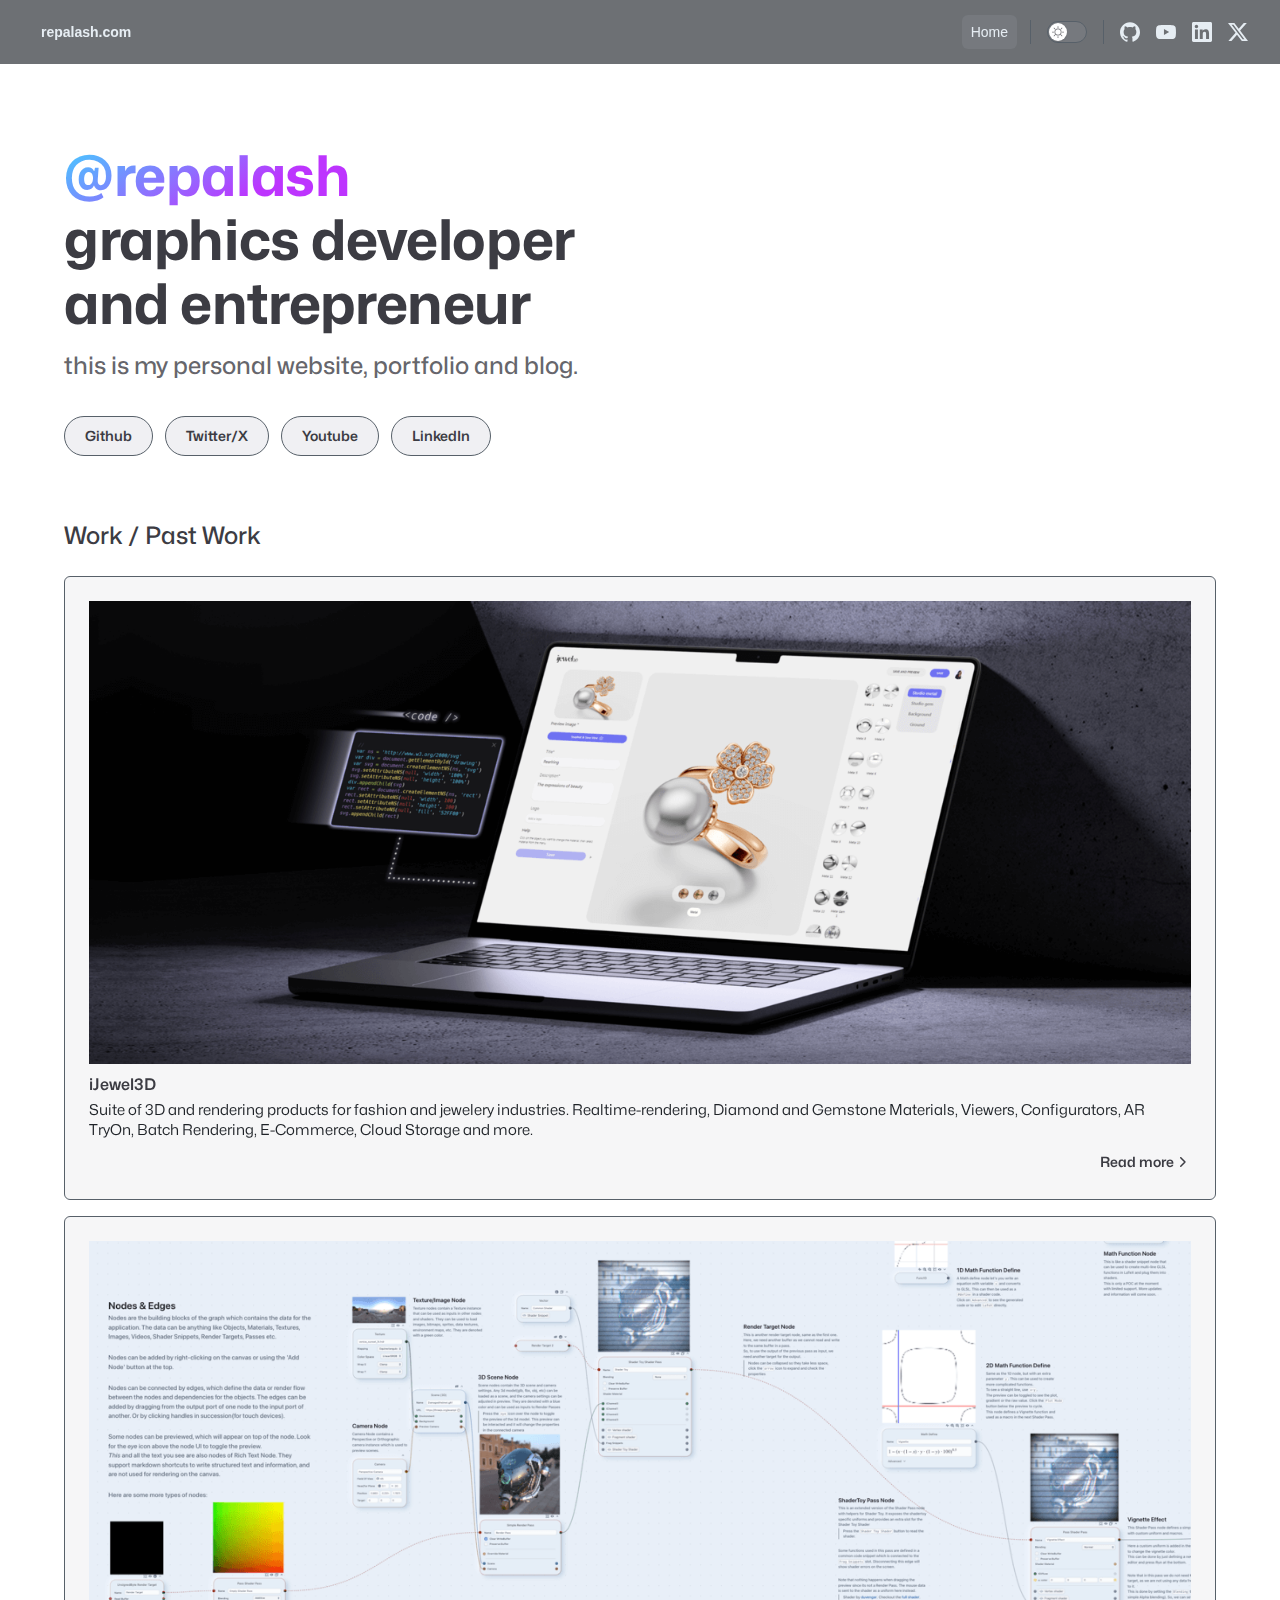
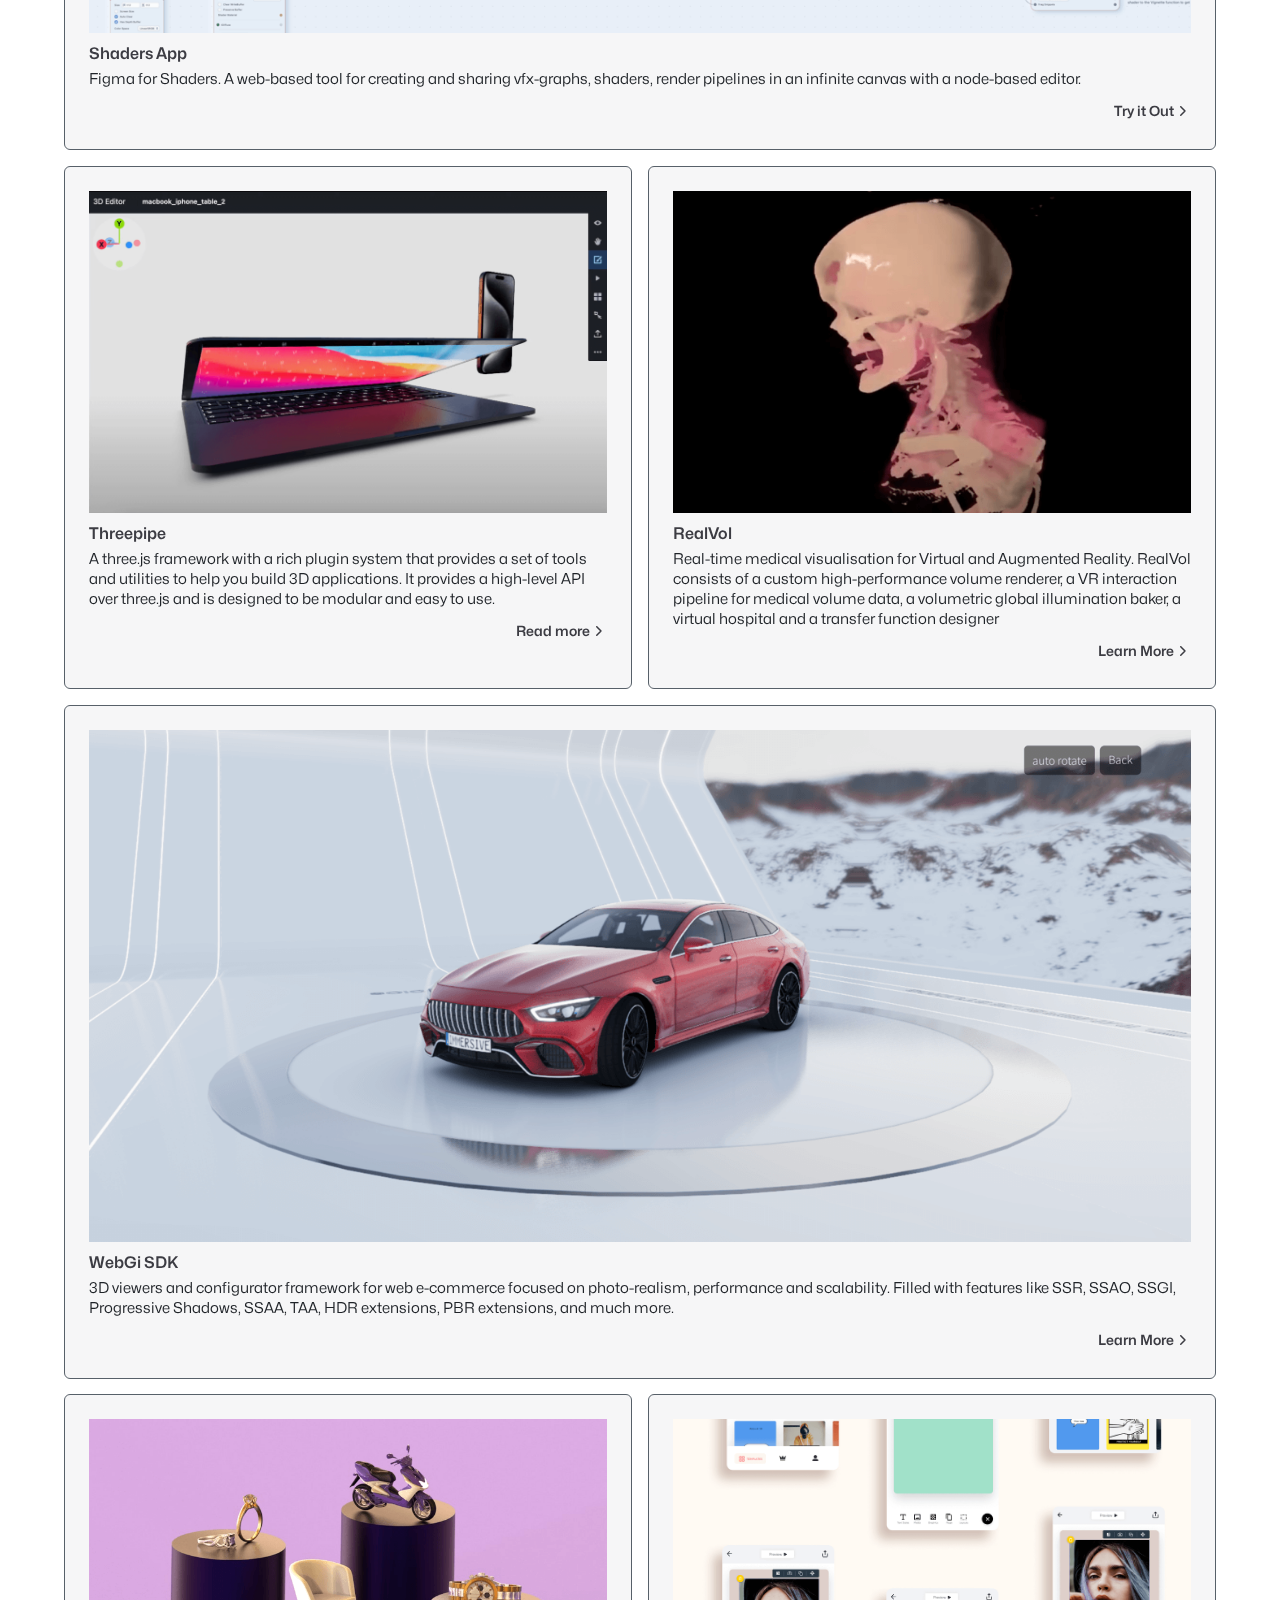
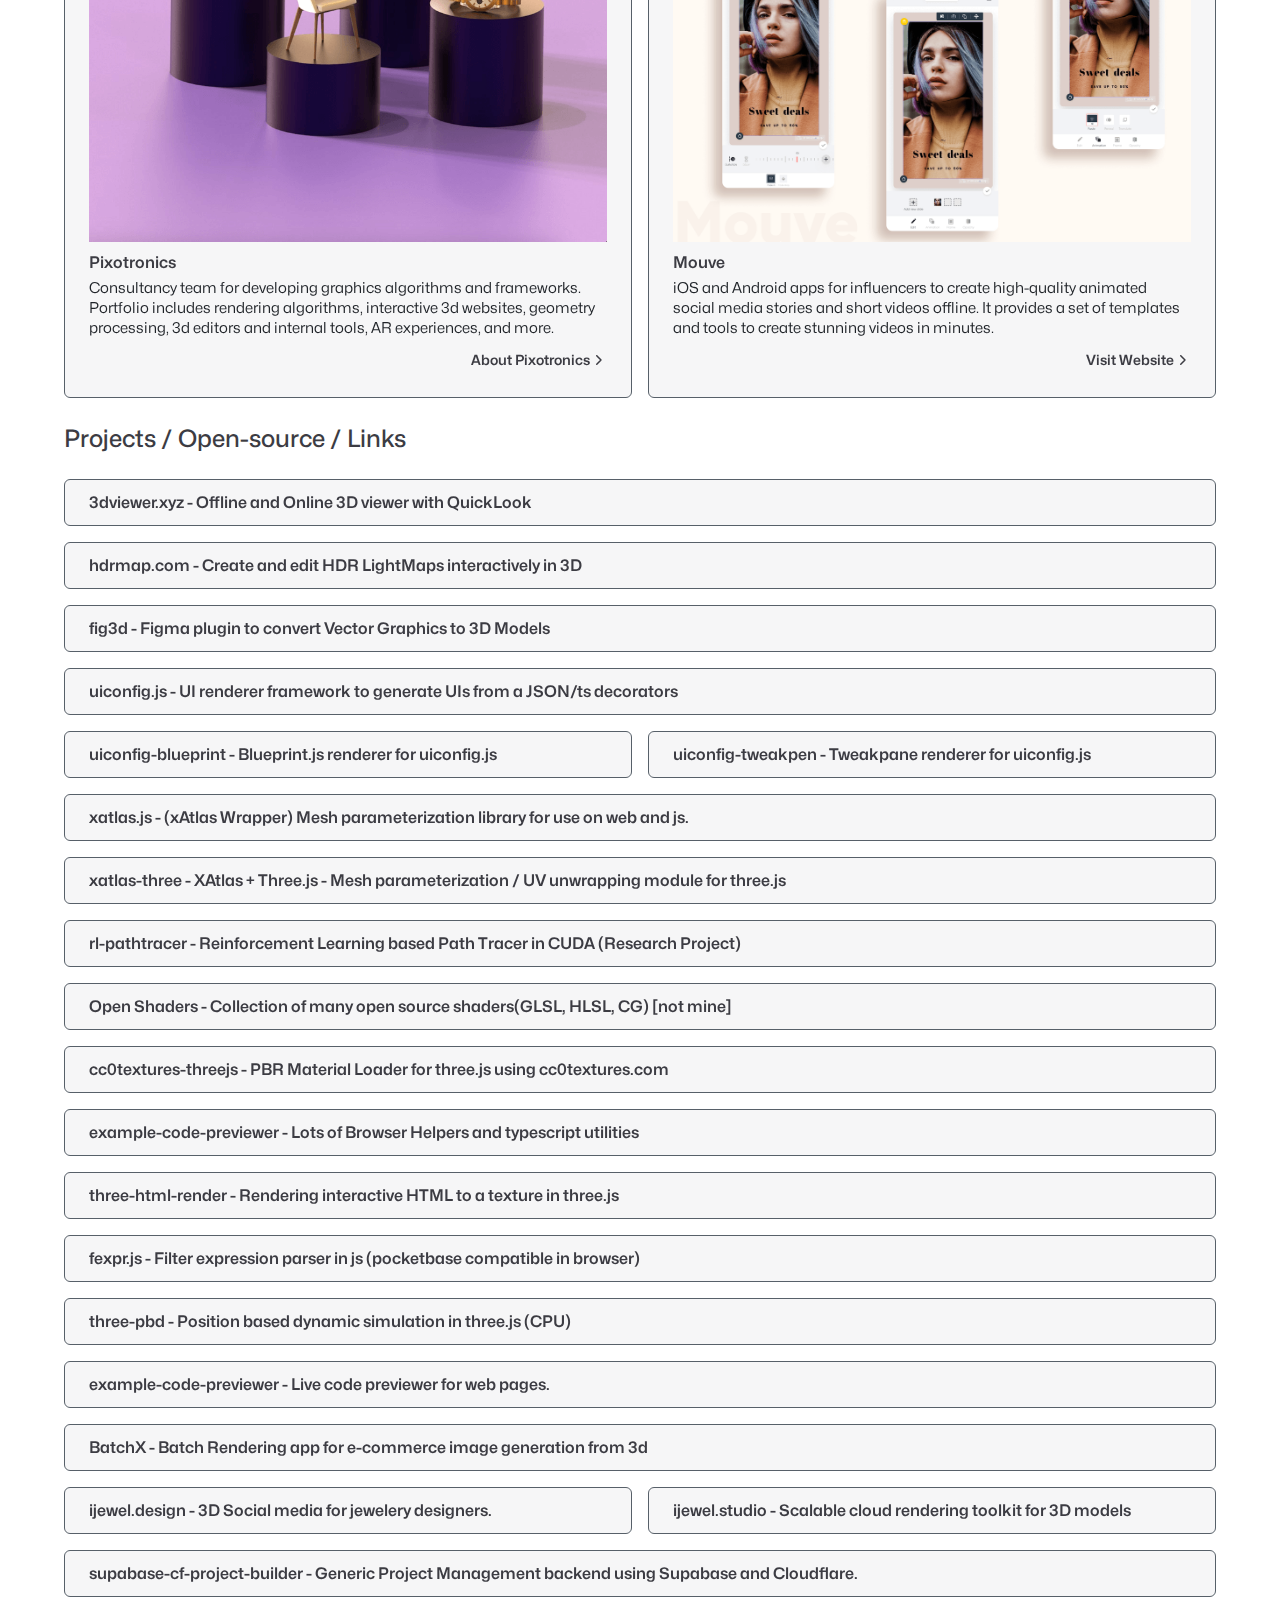
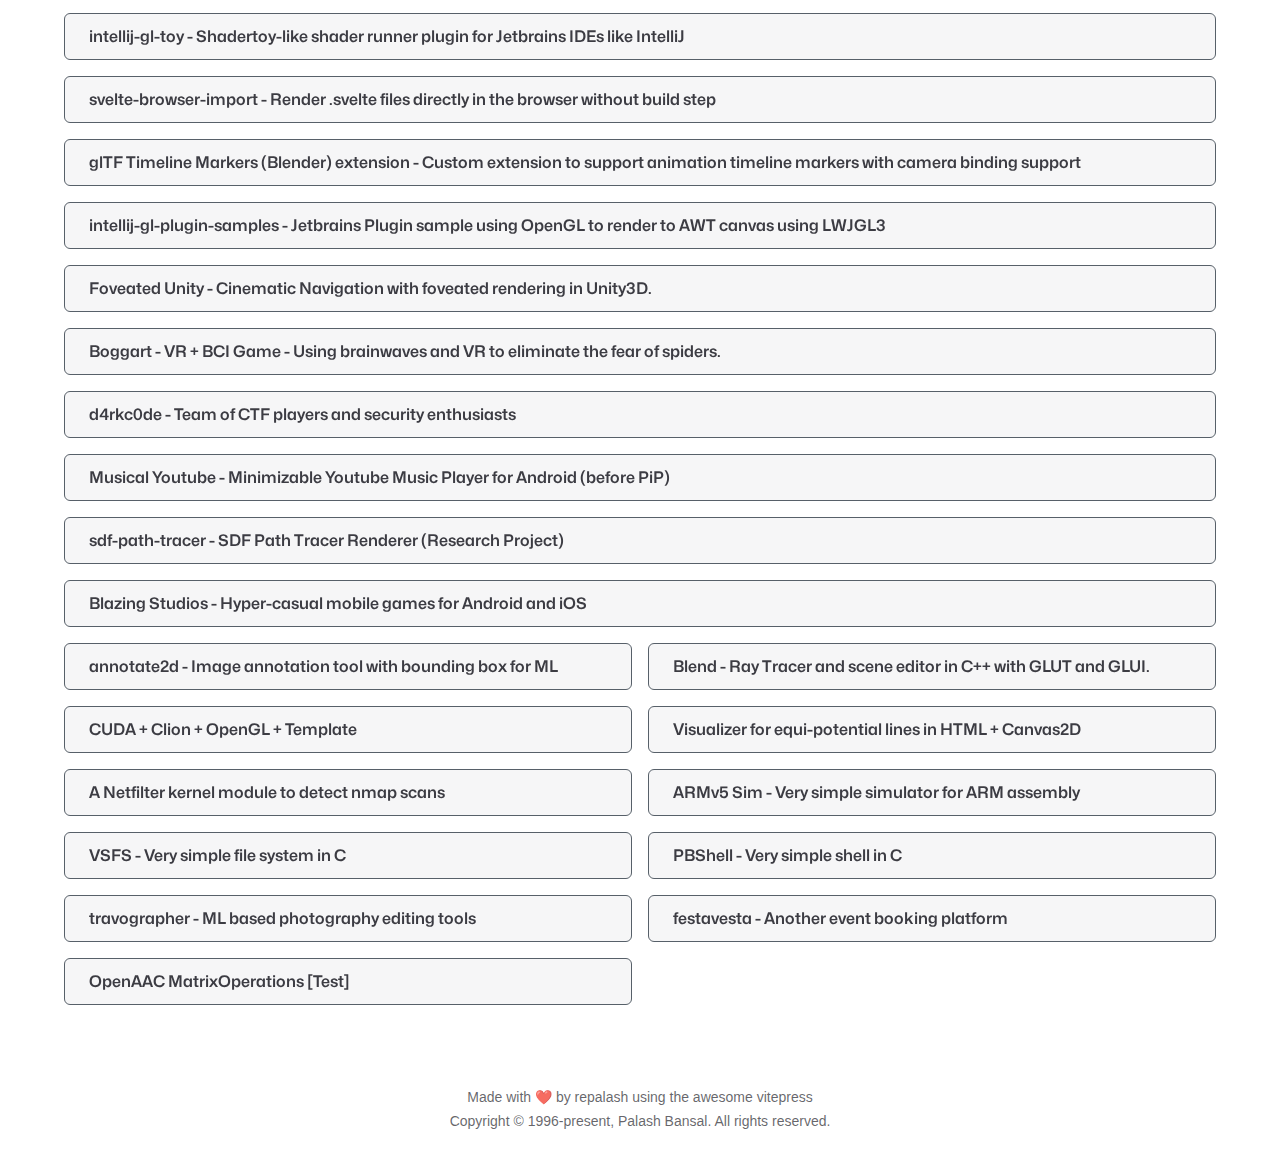
<file: index.html>
<!DOCTYPE html>
<html lang="en-US" dir="ltr">
  <head>
    <meta charset="utf-8">
    <meta name="viewport" content="width=device-width,initial-scale=1">
    <title>repalash.com</title>
    <meta name="description" content="Personal website, portfolio and blog">
    <meta name="generator" content="VitePress v1.3.3">
    <link rel="preload stylesheet" href="/assets/style.BUdiHHgl.css" as="style">
    
    <script type="module" src="/assets/app.BT3rp6yp.js"></script>
    <link rel="preload" href="/assets/inter-roman-latin.Di8DUHzh.woff2" as="font" type="font/woff2" crossorigin="">
    <link rel="modulepreload" href="/assets/chunks/theme.u2xA0d7e.js">
    <link rel="modulepreload" href="/assets/chunks/framework.CKFvd9s3.js">
    <link rel="modulepreload" href="/assets/index.md.DbZ2-HFf.lean.js">
    <script id="check-dark-mode">(()=>{const e=localStorage.getItem("vitepress-theme-appearance")||"auto",a=window.matchMedia("(prefers-color-scheme: dark)").matches;(!e||e==="auto"?a:e==="dark")&&document.documentElement.classList.add("dark")})();</script>
    <script id="check-mac-os">document.documentElement.classList.toggle("mac",/Mac|iPhone|iPod|iPad/i.test(navigator.platform));</script>
  </head>
  <body>
    <div id="app"><div class="Layout" data-v-355f90cb><!--[--><!--]--><!--[--><span tabindex="-1" data-v-129b2dff></span><a href="#VPContent" class="VPSkipLink visually-hidden" data-v-129b2dff> Skip to content </a><!--]--><!----><header class="VPNav" data-v-355f90cb data-v-6137b481><div class="VPNavBar top" data-v-6137b481 data-v-d96b7c95><div class="wrapper" data-v-d96b7c95><div class="container" data-v-d96b7c95><div class="title" data-v-d96b7c95><div class="VPNavBarTitle" data-v-d96b7c95 data-v-e57d64ad><a class="title" href="/" data-v-e57d64ad><!--[--><!--]--><!----><span class="nav-bar-title-text" data-v-e57d64ad>repalash.com</span><!--[--><!--]--></a></div></div><div class="content" data-v-d96b7c95><div class="content-body" data-v-d96b7c95><!--[--><!--]--><div class="VPNavBarSearch search" data-v-d96b7c95><!----></div><nav aria-labelledby="main-nav-aria-label" class="VPNavBarMenu menu" data-v-d96b7c95 data-v-a0738a84><span id="main-nav-aria-label" class="visually-hidden" data-v-a0738a84>Main Navigation</span><!--[--><!--[--><a class="VPLink link VPNavBarMenuLink active" href="/" tabindex="0" data-v-a0738a84 data-v-896f7154><!--[--><span data-v-896f7154>Home</span><!--]--></a><!--]--><!--]--></nav><!----><div class="VPNavBarAppearance appearance" data-v-d96b7c95 data-v-26eaeb87><button class="VPSwitch VPSwitchAppearance" type="button" role="switch" title="Switch to dark theme" aria-checked="false" data-v-26eaeb87 data-v-de7abc81 data-v-291ddeb2><span class="check" data-v-291ddeb2><span class="icon" data-v-291ddeb2><!--[--><svg xmlns="http://www.w3.org/2000/svg" viewbox="0 0 24 24" width="24" height="24" class="sun" data-v-de7abc81><path d="M12 19a7 7 0 1 1 0-14 7 7 0 0 1 0 14Zm0-1.5a5.5 5.5 0 1 0 0-11 5.5 5.5 0 1 0 0 11Zm-5.657.157a.75.75 0 0 1 0 1.06l-1.768 1.768a.749.749 0 0 1-1.275-.326.749.749 0 0 1 .215-.734l1.767-1.768a.75.75 0 0 1 1.061 0ZM3.515 3.515a.75.75 0 0 1 1.06 0l1.768 1.768a.749.749 0 0 1-.326 1.275.749.749 0 0 1-.734-.215L3.515 4.575a.75.75 0 0 1 0-1.06ZM12 0a.75.75 0 0 1 .75.75v2.5a.75.75 0 0 1-1.5 0V.75A.75.75 0 0 1 12 0ZM4 12a.75.75 0 0 1-.75.75H.75a.75.75 0 0 1 0-1.5h2.5A.75.75 0 0 1 4 12Zm8 8a.75.75 0 0 1 .75.75v2.5a.75.75 0 0 1-1.5 0v-2.5A.75.75 0 0 1 12 20Zm12-8a.75.75 0 0 1-.75.75h-2.5a.75.75 0 0 1 0-1.5h2.5A.75.75 0 0 1 24 12Zm-6.343 5.657a.75.75 0 0 1 1.06 0l1.768 1.768a.751.751 0 0 1-.018 1.042.751.751 0 0 1-1.042.018l-1.768-1.767a.75.75 0 0 1 0-1.061Zm2.828-14.142a.75.75 0 0 1 0 1.06l-1.768 1.768a.751.751 0 0 1-1.042-.018.751.751 0 0 1-.018-1.042l1.767-1.768a.75.75 0 0 1 1.061 0Z"></path></svg><svg xmlns="http://www.w3.org/2000/svg" viewbox="0 0 24 24" width="24" height="24" class="moon" data-v-de7abc81><path d="M14.768 3.96v.001l-.002-.005a9.08 9.08 0 0 0-.218-.779c-.13-.394.21-.8.602-.67.29.096.575.205.855.328l.01.005A10.002 10.002 0 0 1 12 22a10.002 10.002 0 0 1-9.162-5.985l-.004-.01a9.722 9.722 0 0 1-.329-.855c-.13-.392.277-.732.67-.602.257.084.517.157.78.218l.004.002A9 9 0 0 0 14.999 6a9.09 9.09 0 0 0-.231-2.04ZM16.5 6c0 5.799-4.701 10.5-10.5 10.5-.426 0-.847-.026-1.26-.075A8.5 8.5 0 1 0 16.425 4.74c.05.413.075.833.075 1.259Z"></path></svg><!--]--></span></span></button></div><div class="VPSocialLinks VPNavBarSocialLinks social-links" data-v-d96b7c95 data-v-002e2472 data-v-030267e3><!--[--><a class="VPSocialLink no-icon" href="https://github.com/repalash" aria-label="github" target="_blank" rel="noopener" data-v-030267e3 data-v-d7468a96><svg role="img" viewBox="0 0 24 24" xmlns="http://www.w3.org/2000/svg"><title>GitHub</title><path d="M12 .297c-6.63 0-12 5.373-12 12 0 5.303 3.438 9.8 8.205 11.385.6.113.82-.258.82-.577 0-.285-.01-1.04-.015-2.04-3.338.724-4.042-1.61-4.042-1.61C4.422 18.07 3.633 17.7 3.633 17.7c-1.087-.744.084-.729.084-.729 1.205.084 1.838 1.236 1.838 1.236 1.07 1.835 2.809 1.305 3.495.998.108-.776.417-1.305.76-1.605-2.665-.3-5.466-1.332-5.466-5.93 0-1.31.465-2.38 1.235-3.22-.135-.303-.54-1.523.105-3.176 0 0 1.005-.322 3.3 1.23.96-.267 1.98-.399 3-.405 1.02.006 2.04.138 3 .405 2.28-1.552 3.285-1.23 3.285-1.23.645 1.653.24 2.873.12 3.176.765.84 1.23 1.91 1.23 3.22 0 4.61-2.805 5.625-5.475 5.92.42.36.81 1.096.81 2.22 0 1.606-.015 2.896-.015 3.286 0 .315.21.69.825.57C20.565 22.092 24 17.592 24 12.297c0-6.627-5.373-12-12-12"/></svg></a><a class="VPSocialLink no-icon" href="https://www.youtube.com/@repalash" aria-label="youtube" target="_blank" rel="noopener" data-v-030267e3 data-v-d7468a96><svg role="img" viewBox="0 0 24 24" xmlns="http://www.w3.org/2000/svg"><title>YouTube</title><path d="M23.498 6.186a3.016 3.016 0 0 0-2.122-2.136C19.505 3.545 12 3.545 12 3.545s-7.505 0-9.377.505A3.017 3.017 0 0 0 .502 6.186C0 8.07 0 12 0 12s0 3.93.502 5.814a3.016 3.016 0 0 0 2.122 2.136c1.871.505 9.376.505 9.376.505s7.505 0 9.377-.505a3.015 3.015 0 0 0 2.122-2.136C24 15.93 24 12 24 12s0-3.93-.502-5.814zM9.545 15.568V8.432L15.818 12l-6.273 3.568z"/></svg></a><a class="VPSocialLink no-icon" href="https://www.linkedin.com/in/repalash/" aria-label="linkedin" target="_blank" rel="noopener" data-v-030267e3 data-v-d7468a96><svg role="img" viewBox="0 0 24 24" xmlns="http://www.w3.org/2000/svg"><title>LinkedIn</title><path d="M20.447 20.452h-3.554v-5.569c0-1.328-.027-3.037-1.852-3.037-1.853 0-2.136 1.445-2.136 2.939v5.667H9.351V9h3.414v1.561h.046c.477-.9 1.637-1.85 3.37-1.85 3.601 0 4.267 2.37 4.267 5.455v6.286zM5.337 7.433c-1.144 0-2.063-.926-2.063-2.065 0-1.138.92-2.063 2.063-2.063 1.14 0 2.064.925 2.064 2.063 0 1.139-.925 2.065-2.064 2.065zm1.782 13.019H3.555V9h3.564v11.452zM22.225 0H1.771C.792 0 0 .774 0 1.729v20.542C0 23.227.792 24 1.771 24h20.451C23.2 24 24 23.227 24 22.271V1.729C24 .774 23.2 0 22.222 0h.003z"/></svg></a><a class="VPSocialLink no-icon" href="https://x.com/repalash" aria-label="x" target="_blank" rel="noopener" data-v-030267e3 data-v-d7468a96><svg role="img" viewBox="0 0 24 24" xmlns="http://www.w3.org/2000/svg"><title>X</title><path d="M18.901 1.153h3.68l-8.04 9.19L24 22.846h-7.406l-5.8-7.584-6.638 7.584H.474l8.6-9.83L0 1.154h7.594l5.243 6.932ZM17.61 20.644h2.039L6.486 3.24H4.298Z"/></svg></a><!--]--></div><div class="VPFlyout VPNavBarExtra extra" data-v-d96b7c95 data-v-66412c73 data-v-2b2b56c1><button type="button" class="button" aria-haspopup="true" aria-expanded="false" aria-label="extra navigation" data-v-2b2b56c1><svg xmlns="http://www.w3.org/2000/svg" aria-hidden="true" focusable="false" viewbox="0 0 24 24" class="icon" data-v-2b2b56c1><circle cx="12" cy="12" r="2"></circle><circle cx="19" cy="12" r="2"></circle><circle cx="5" cy="12" r="2"></circle></svg></button><div class="menu" data-v-2b2b56c1><div class="VPMenu" data-v-2b2b56c1 data-v-56c460d7><!----><!--[--><!--[--><!----><div class="group" data-v-66412c73><div class="item appearance" data-v-66412c73><p class="label" data-v-66412c73>Appearance</p><div class="appearance-action" data-v-66412c73><button class="VPSwitch VPSwitchAppearance" type="button" role="switch" title="Switch to dark theme" aria-checked="false" data-v-66412c73 data-v-de7abc81 data-v-291ddeb2><span class="check" data-v-291ddeb2><span class="icon" data-v-291ddeb2><!--[--><svg xmlns="http://www.w3.org/2000/svg" viewbox="0 0 24 24" width="24" height="24" class="sun" data-v-de7abc81><path d="M12 19a7 7 0 1 1 0-14 7 7 0 0 1 0 14Zm0-1.5a5.5 5.5 0 1 0 0-11 5.5 5.5 0 1 0 0 11Zm-5.657.157a.75.75 0 0 1 0 1.06l-1.768 1.768a.749.749 0 0 1-1.275-.326.749.749 0 0 1 .215-.734l1.767-1.768a.75.75 0 0 1 1.061 0ZM3.515 3.515a.75.75 0 0 1 1.06 0l1.768 1.768a.749.749 0 0 1-.326 1.275.749.749 0 0 1-.734-.215L3.515 4.575a.75.75 0 0 1 0-1.06ZM12 0a.75.75 0 0 1 .75.75v2.5a.75.75 0 0 1-1.5 0V.75A.75.75 0 0 1 12 0ZM4 12a.75.75 0 0 1-.75.75H.75a.75.75 0 0 1 0-1.5h2.5A.75.75 0 0 1 4 12Zm8 8a.75.75 0 0 1 .75.75v2.5a.75.75 0 0 1-1.5 0v-2.5A.75.75 0 0 1 12 20Zm12-8a.75.75 0 0 1-.75.75h-2.5a.75.75 0 0 1 0-1.5h2.5A.75.75 0 0 1 24 12Zm-6.343 5.657a.75.75 0 0 1 1.06 0l1.768 1.768a.751.751 0 0 1-.018 1.042.751.751 0 0 1-1.042.018l-1.768-1.767a.75.75 0 0 1 0-1.061Zm2.828-14.142a.75.75 0 0 1 0 1.06l-1.768 1.768a.751.751 0 0 1-1.042-.018.751.751 0 0 1-.018-1.042l1.767-1.768a.75.75 0 0 1 1.061 0Z"></path></svg><svg xmlns="http://www.w3.org/2000/svg" viewbox="0 0 24 24" width="24" height="24" class="moon" data-v-de7abc81><path d="M14.768 3.96v.001l-.002-.005a9.08 9.08 0 0 0-.218-.779c-.13-.394.21-.8.602-.67.29.096.575.205.855.328l.01.005A10.002 10.002 0 0 1 12 22a10.002 10.002 0 0 1-9.162-5.985l-.004-.01a9.722 9.722 0 0 1-.329-.855c-.13-.392.277-.732.67-.602.257.084.517.157.78.218l.004.002A9 9 0 0 0 14.999 6a9.09 9.09 0 0 0-.231-2.04ZM16.5 6c0 5.799-4.701 10.5-10.5 10.5-.426 0-.847-.026-1.26-.075A8.5 8.5 0 1 0 16.425 4.74c.05.413.075.833.075 1.259Z"></path></svg><!--]--></span></span></button></div></div></div><div class="group" data-v-66412c73><div class="item social-links" data-v-66412c73><div class="VPSocialLinks social-links-list" data-v-66412c73 data-v-030267e3><!--[--><a class="VPSocialLink no-icon" href="https://github.com/repalash" aria-label="github" target="_blank" rel="noopener" data-v-030267e3 data-v-d7468a96><svg role="img" viewBox="0 0 24 24" xmlns="http://www.w3.org/2000/svg"><title>GitHub</title><path d="M12 .297c-6.63 0-12 5.373-12 12 0 5.303 3.438 9.8 8.205 11.385.6.113.82-.258.82-.577 0-.285-.01-1.04-.015-2.04-3.338.724-4.042-1.61-4.042-1.61C4.422 18.07 3.633 17.7 3.633 17.7c-1.087-.744.084-.729.084-.729 1.205.084 1.838 1.236 1.838 1.236 1.07 1.835 2.809 1.305 3.495.998.108-.776.417-1.305.76-1.605-2.665-.3-5.466-1.332-5.466-5.93 0-1.31.465-2.38 1.235-3.22-.135-.303-.54-1.523.105-3.176 0 0 1.005-.322 3.3 1.23.96-.267 1.98-.399 3-.405 1.02.006 2.04.138 3 .405 2.28-1.552 3.285-1.23 3.285-1.23.645 1.653.24 2.873.12 3.176.765.84 1.23 1.91 1.23 3.22 0 4.61-2.805 5.625-5.475 5.92.42.36.81 1.096.81 2.22 0 1.606-.015 2.896-.015 3.286 0 .315.21.69.825.57C20.565 22.092 24 17.592 24 12.297c0-6.627-5.373-12-12-12"/></svg></a><a class="VPSocialLink no-icon" href="https://www.youtube.com/@repalash" aria-label="youtube" target="_blank" rel="noopener" data-v-030267e3 data-v-d7468a96><svg role="img" viewBox="0 0 24 24" xmlns="http://www.w3.org/2000/svg"><title>YouTube</title><path d="M23.498 6.186a3.016 3.016 0 0 0-2.122-2.136C19.505 3.545 12 3.545 12 3.545s-7.505 0-9.377.505A3.017 3.017 0 0 0 .502 6.186C0 8.07 0 12 0 12s0 3.93.502 5.814a3.016 3.016 0 0 0 2.122 2.136c1.871.505 9.376.505 9.376.505s7.505 0 9.377-.505a3.015 3.015 0 0 0 2.122-2.136C24 15.93 24 12 24 12s0-3.93-.502-5.814zM9.545 15.568V8.432L15.818 12l-6.273 3.568z"/></svg></a><a class="VPSocialLink no-icon" href="https://www.linkedin.com/in/repalash/" aria-label="linkedin" target="_blank" rel="noopener" data-v-030267e3 data-v-d7468a96><svg role="img" viewBox="0 0 24 24" xmlns="http://www.w3.org/2000/svg"><title>LinkedIn</title><path d="M20.447 20.452h-3.554v-5.569c0-1.328-.027-3.037-1.852-3.037-1.853 0-2.136 1.445-2.136 2.939v5.667H9.351V9h3.414v1.561h.046c.477-.9 1.637-1.85 3.37-1.85 3.601 0 4.267 2.37 4.267 5.455v6.286zM5.337 7.433c-1.144 0-2.063-.926-2.063-2.065 0-1.138.92-2.063 2.063-2.063 1.14 0 2.064.925 2.064 2.063 0 1.139-.925 2.065-2.064 2.065zm1.782 13.019H3.555V9h3.564v11.452zM22.225 0H1.771C.792 0 0 .774 0 1.729v20.542C0 23.227.792 24 1.771 24h20.451C23.2 24 24 23.227 24 22.271V1.729C24 .774 23.2 0 22.222 0h.003z"/></svg></a><a class="VPSocialLink no-icon" href="https://x.com/repalash" aria-label="x" target="_blank" rel="noopener" data-v-030267e3 data-v-d7468a96><svg role="img" viewBox="0 0 24 24" xmlns="http://www.w3.org/2000/svg"><title>X</title><path d="M18.901 1.153h3.68l-8.04 9.19L24 22.846h-7.406l-5.8-7.584-6.638 7.584H.474l8.6-9.83L0 1.154h7.594l5.243 6.932ZM17.61 20.644h2.039L6.486 3.24H4.298Z"/></svg></a><!--]--></div></div></div><!--]--><!--]--></div></div></div><!--[--><!--]--><button type="button" class="VPNavBarHamburger hamburger" aria-label="mobile navigation" aria-expanded="false" aria-controls="VPNavScreen" data-v-d96b7c95 data-v-522616c3><span class="container" data-v-522616c3><span class="top" data-v-522616c3></span><span class="middle" data-v-522616c3></span><span class="bottom" data-v-522616c3></span></span></button></div></div></div></div><div class="divider" data-v-d96b7c95><div class="divider-line" data-v-d96b7c95></div></div></div><!----></header><!----><!----><div class="VPContent is-home" id="VPContent" data-v-355f90cb data-v-2d53f5ff><div class="VPHome" data-v-2d53f5ff data-v-5b4c78ee><!--[--><!--]--><div class="VPHero VPHomeHero" data-v-5b4c78ee data-v-11471587><div class="container" data-v-11471587><div class="main" data-v-11471587><!----><div class="home-hero" data-v-11471587><!--[--><!--]--><!--[--><h1 class="name" data-v-11471587><span class="clip" data-v-11471587>@repalash</span></h1><p class="text" data-v-11471587>graphics developer and entrepreneur</p><p class="tagline" data-v-11471587>this is my personal website, portfolio and blog.</p><!--]--><!--[--><!--]--><div class="actions" data-v-11471587><!--[--><div class="action" data-v-11471587><a class="VPButton medium alt" href="https://github.com/repalash" target="_blank" rel="noreferrer" data-v-11471587 data-v-7078ae7f>Github</a></div><div class="action" data-v-11471587><a class="VPButton medium alt" href="https://twitter.com/repalash" target="_blank" rel="noreferrer" data-v-11471587 data-v-7078ae7f>Twitter/X</a></div><div class="action" data-v-11471587><a class="VPButton medium alt" href="https://www.youtube.com/@repalash" target="_blank" rel="noreferrer" data-v-11471587 data-v-7078ae7f>Youtube</a></div><div class="action" data-v-11471587><a class="VPButton medium alt" href="https://linkedin.com/in/repalash" target="_blank" rel="noreferrer" data-v-11471587 data-v-7078ae7f>LinkedIn</a></div><!--]--></div><!--[--><!--]--></div></div><!----></div></div><!--[--><!--[--><!--[--><!--[--><div class="VPFeatures VPHomeFeatures" data-v-3cc36351><div class="container" data-v-3cc36351><div class="heading" data-v-3cc36351>Work / Past Work</div><div class="items" data-v-3cc36351><!--[--><div style="width:100%;" class="item" data-v-3cc36351><div class="VPFeature" style="padding:24px;transform:perspective(5000px) rotateX(0deg) rotateY(0deg);" data-v-3cc36351 data-v-d6326cb7><div class="pointer-events-none VPFeaturePN" data-y="16" data-v-d6326cb7 data-v-00f9477f><div class="pattern-gradient" style="mask-image:radial-gradient(180px at 0px 0px, white, transparent);web-kit-mask-image:radial-gradient(180px at 0px 0px, white, transparent);" data-v-00f9477f></div><div class="pattern-gradient-1" style="mask-image:radial-gradient(180px at 0px 0px, white, transparent);web-kit-mask-image:radial-gradient(180px at 0px 0px, white, transparent);" data-v-00f9477f></div></div><div class="VPLink link vp-external-link-icon no-icon vp-link" href="https://ijewel3d.com" target="_blank" rel="noreferrer" data-v-d6326cb7><!--[--><div class="header-box" data-v-d6326cb7><!--[--><img class="VPImage" src="/images/ijewel-home-2.png" width="100%" height="1024" alt data-v-ab19afbb><!--]--></div><h2 class="title" data-v-d6326cb7>iJewel3D</h2><article class="box" data-v-d6326cb7><p class="details" data-v-d6326cb7>Suite of 3D and rendering products for fashion and jewelery industries. Realtime-rendering, Diamond and Gemstone Materials, Viewers, Configurators, AR TryOn, Batch Rendering, E-Commerce, Cloud Storage and more.</p></article><a class="VPLink link vp-external-link-icon no-icon link-text" href="https://ijewel3d.com" target="_blank" rel="noreferrer" data-v-d6326cb7><!--[-->Read more <svg xmlns="http://www.w3.org/2000/svg" class="link-arrow" width="16" height="16" viewBox="0 0 16 16" fill="none" data-v-d6326cb7><path fill="currentColor" d="M7.28033 3.21967C6.98744 2.92678 6.51256 2.92678 6.21967 3.21967C5.92678 3.51256 5.92678 3.98744 6.21967 4.28033L7.28033 3.21967ZM11 8L11.5303 8.53033C11.8232 8.23744 11.8232 7.76256 11.5303 7.46967L11 8ZM6.21967 11.7197C5.92678 12.0126 5.92678 12.4874 6.21967 12.7803C6.51256 13.0732 6.98744 13.0732 7.28033 12.7803L6.21967 11.7197ZM6.21967 4.28033L10.4697 8.53033L11.5303 7.46967L7.28033 3.21967L6.21967 4.28033ZM10.4697 7.46967L6.21967 11.7197L7.28033 12.7803L11.5303 8.53033L10.4697 7.46967Z" data-v-d6326cb7></path><path class="link-arrow-icon" stroke="currentColor" d="M1.75 8H11" stroke-width="1.5" stroke-linecap="round" data-v-d6326cb7></path></svg><!--]--></a><!--]--></div></div></div><div style="width:100%;" class="item" data-v-3cc36351><div class="VPFeature" style="padding:24px;transform:perspective(5000px) rotateX(0deg) rotateY(0deg);" data-v-3cc36351 data-v-d6326cb7><div class="pointer-events-none VPFeaturePN" data-y="-6" data-v-d6326cb7 data-v-00f9477f><div class="pattern-gradient" style="mask-image:radial-gradient(180px at 0px 0px, white, transparent);web-kit-mask-image:radial-gradient(180px at 0px 0px, white, transparent);" data-v-00f9477f></div><div class="pattern-gradient-1" style="mask-image:radial-gradient(180px at 0px 0px, white, transparent);web-kit-mask-image:radial-gradient(180px at 0px 0px, white, transparent);" data-v-00f9477f></div></div><div class="VPLink link vp-external-link-icon no-icon vp-link" href="https://shaders.app" target="_blank" rel="noreferrer" data-v-d6326cb7><!--[--><div class="header-box" data-v-d6326cb7><!--[--><img class="VPImage" src="/images/shaders-app-home-3.png" width="100%" height="1024" alt data-v-ab19afbb><!--]--></div><h2 class="title" data-v-d6326cb7>Shaders App</h2><article class="box" data-v-d6326cb7><p class="details" data-v-d6326cb7>Figma for Shaders. A web-based tool for creating and sharing vfx-graphs, shaders, render pipelines in an infinite canvas with a node-based editor.</p></article><a class="VPLink link vp-external-link-icon no-icon link-text" href="https://shaders.app" target="_blank" rel="noreferrer" data-v-d6326cb7><!--[-->Try it Out <svg xmlns="http://www.w3.org/2000/svg" class="link-arrow" width="16" height="16" viewBox="0 0 16 16" fill="none" data-v-d6326cb7><path fill="currentColor" d="M7.28033 3.21967C6.98744 2.92678 6.51256 2.92678 6.21967 3.21967C5.92678 3.51256 5.92678 3.98744 6.21967 4.28033L7.28033 3.21967ZM11 8L11.5303 8.53033C11.8232 8.23744 11.8232 7.76256 11.5303 7.46967L11 8ZM6.21967 11.7197C5.92678 12.0126 5.92678 12.4874 6.21967 12.7803C6.51256 13.0732 6.98744 13.0732 7.28033 12.7803L6.21967 11.7197ZM6.21967 4.28033L10.4697 8.53033L11.5303 7.46967L7.28033 3.21967L6.21967 4.28033ZM10.4697 7.46967L6.21967 11.7197L7.28033 12.7803L11.5303 8.53033L10.4697 7.46967Z" data-v-d6326cb7></path><path class="link-arrow-icon" stroke="currentColor" d="M1.75 8H11" stroke-width="1.5" stroke-linecap="round" data-v-d6326cb7></path></svg><!--]--></a><!--]--></div></div></div><div style="" class="grid-2 item" data-v-3cc36351><div class="VPFeature" style="padding:24px;transform:perspective(5000px) rotateX(0deg) rotateY(0deg);" data-v-3cc36351 data-v-d6326cb7><div class="pointer-events-none VPFeaturePN" data-y="-6" data-v-d6326cb7 data-v-00f9477f><div class="pattern-gradient" style="mask-image:radial-gradient(180px at 0px 0px, white, transparent);web-kit-mask-image:radial-gradient(180px at 0px 0px, white, transparent);" data-v-00f9477f></div><div class="pattern-gradient-1" style="mask-image:radial-gradient(180px at 0px 0px, white, transparent);web-kit-mask-image:radial-gradient(180px at 0px 0px, white, transparent);" data-v-00f9477f></div></div><div class="VPLink link vp-external-link-icon no-icon vp-link" href="https://threepipe.org" target="_blank" rel="noreferrer" data-v-d6326cb7><!--[--><div class="header-box" data-v-d6326cb7><!--[--><img class="VPImage" src="/images/threepipe-home-2.png" width="100%" height="1024" alt data-v-ab19afbb><!--]--></div><h2 class="title" data-v-d6326cb7>Threepipe</h2><article class="box" data-v-d6326cb7><p class="details" data-v-d6326cb7>A three.js framework with a rich plugin system that provides a set of tools and utilities to help you build 3D applications. It provides a high-level API over three.js and is designed to be modular and easy to use.</p></article><a class="VPLink link vp-external-link-icon no-icon link-text" href="https://threepipe.org" target="_blank" rel="noreferrer" data-v-d6326cb7><!--[-->Read more <svg xmlns="http://www.w3.org/2000/svg" class="link-arrow" width="16" height="16" viewBox="0 0 16 16" fill="none" data-v-d6326cb7><path fill="currentColor" d="M7.28033 3.21967C6.98744 2.92678 6.51256 2.92678 6.21967 3.21967C5.92678 3.51256 5.92678 3.98744 6.21967 4.28033L7.28033 3.21967ZM11 8L11.5303 8.53033C11.8232 8.23744 11.8232 7.76256 11.5303 7.46967L11 8ZM6.21967 11.7197C5.92678 12.0126 5.92678 12.4874 6.21967 12.7803C6.51256 13.0732 6.98744 13.0732 7.28033 12.7803L6.21967 11.7197ZM6.21967 4.28033L10.4697 8.53033L11.5303 7.46967L7.28033 3.21967L6.21967 4.28033ZM10.4697 7.46967L6.21967 11.7197L7.28033 12.7803L11.5303 8.53033L10.4697 7.46967Z" data-v-d6326cb7></path><path class="link-arrow-icon" stroke="currentColor" d="M1.75 8H11" stroke-width="1.5" stroke-linecap="round" data-v-d6326cb7></path></svg><!--]--></a><!--]--></div></div></div><div style="" class="grid-2 item" data-v-3cc36351><div class="VPFeature" style="padding:24px;transform:perspective(5000px) rotateX(0deg) rotateY(0deg);" data-v-3cc36351 data-v-d6326cb7><div class="pointer-events-none VPFeaturePN" data-y="16" data-v-d6326cb7 data-v-00f9477f><div class="pattern-gradient" style="mask-image:radial-gradient(180px at 0px 0px, white, transparent);web-kit-mask-image:radial-gradient(180px at 0px 0px, white, transparent);" data-v-00f9477f></div><div class="pattern-gradient-1" style="mask-image:radial-gradient(180px at 0px 0px, white, transparent);web-kit-mask-image:radial-gradient(180px at 0px 0px, white, transparent);" data-v-00f9477f></div></div><div class="VPLink link vp-external-link-icon no-icon vp-link" href="https://realvol.in" target="_blank" rel="noreferrer" data-v-d6326cb7><!--[--><div class="header-box" data-v-d6326cb7><!--[--><img class="VPImage" src="/images/realvol-home-1.png" width="100%" height="1024" alt data-v-ab19afbb><!--]--></div><h2 class="title" data-v-d6326cb7>RealVol</h2><article class="box" data-v-d6326cb7><p class="details" data-v-d6326cb7>Real-time medical visualisation for Virtual and Augmented Reality. RealVol consists of a custom high-performance volume renderer, a VR interaction pipeline for medical volume data, a volumetric global illumination baker, a virtual hospital and a transfer function designer</p></article><a class="VPLink link vp-external-link-icon no-icon link-text" href="https://realvol.in" target="_blank" rel="noreferrer" data-v-d6326cb7><!--[-->Learn More <svg xmlns="http://www.w3.org/2000/svg" class="link-arrow" width="16" height="16" viewBox="0 0 16 16" fill="none" data-v-d6326cb7><path fill="currentColor" d="M7.28033 3.21967C6.98744 2.92678 6.51256 2.92678 6.21967 3.21967C5.92678 3.51256 5.92678 3.98744 6.21967 4.28033L7.28033 3.21967ZM11 8L11.5303 8.53033C11.8232 8.23744 11.8232 7.76256 11.5303 7.46967L11 8ZM6.21967 11.7197C5.92678 12.0126 5.92678 12.4874 6.21967 12.7803C6.51256 13.0732 6.98744 13.0732 7.28033 12.7803L6.21967 11.7197ZM6.21967 4.28033L10.4697 8.53033L11.5303 7.46967L7.28033 3.21967L6.21967 4.28033ZM10.4697 7.46967L6.21967 11.7197L7.28033 12.7803L11.5303 8.53033L10.4697 7.46967Z" data-v-d6326cb7></path><path class="link-arrow-icon" stroke="currentColor" d="M1.75 8H11" stroke-width="1.5" stroke-linecap="round" data-v-d6326cb7></path></svg><!--]--></a><!--]--></div></div></div><div style="width:100%;" class="item" data-v-3cc36351><div class="VPFeature" style="padding:24px;transform:perspective(5000px) rotateX(0deg) rotateY(0deg);" data-v-3cc36351 data-v-d6326cb7><div class="pointer-events-none VPFeaturePN" data-y="22" data-v-d6326cb7 data-v-00f9477f><div class="pattern-gradient" style="mask-image:radial-gradient(180px at 0px 0px, white, transparent);web-kit-mask-image:radial-gradient(180px at 0px 0px, white, transparent);" data-v-00f9477f></div><div class="pattern-gradient-1" style="mask-image:radial-gradient(180px at 0px 0px, white, transparent);web-kit-mask-image:radial-gradient(180px at 0px 0px, white, transparent);" data-v-00f9477f></div></div><div class="VPLink link vp-external-link-icon no-icon vp-link" href="https://webgi.xyz" target="_blank" rel="noreferrer" data-v-d6326cb7><!--[--><div class="header-box" data-v-d6326cb7><!--[--><img class="VPImage" src="/images/webgi-home.png" width="100%" height="500" alt data-v-ab19afbb><!--]--></div><h2 class="title" data-v-d6326cb7>WebGi SDK</h2><article class="box" data-v-d6326cb7><p class="details" data-v-d6326cb7>3D viewers and configurator framework for web e-commerce focused on photo-realism, performance and scalability. Filled with features like SSR, SSAO, SSGI, Progressive Shadows, SSAA, TAA, HDR extensions, PBR extensions, and much more.</p></article><a class="VPLink link vp-external-link-icon no-icon link-text" href="https://webgi.xyz" target="_blank" rel="noreferrer" data-v-d6326cb7><!--[-->Learn More <svg xmlns="http://www.w3.org/2000/svg" class="link-arrow" width="16" height="16" viewBox="0 0 16 16" fill="none" data-v-d6326cb7><path fill="currentColor" d="M7.28033 3.21967C6.98744 2.92678 6.51256 2.92678 6.21967 3.21967C5.92678 3.51256 5.92678 3.98744 6.21967 4.28033L7.28033 3.21967ZM11 8L11.5303 8.53033C11.8232 8.23744 11.8232 7.76256 11.5303 7.46967L11 8ZM6.21967 11.7197C5.92678 12.0126 5.92678 12.4874 6.21967 12.7803C6.51256 13.0732 6.98744 13.0732 7.28033 12.7803L6.21967 11.7197ZM6.21967 4.28033L10.4697 8.53033L11.5303 7.46967L7.28033 3.21967L6.21967 4.28033ZM10.4697 7.46967L6.21967 11.7197L7.28033 12.7803L11.5303 8.53033L10.4697 7.46967Z" data-v-d6326cb7></path><path class="link-arrow-icon" stroke="currentColor" d="M1.75 8H11" stroke-width="1.5" stroke-linecap="round" data-v-d6326cb7></path></svg><!--]--></a><!--]--></div></div></div><div style="" class="grid-2 item" data-v-3cc36351><div class="VPFeature" style="padding:24px;transform:perspective(5000px) rotateX(0deg) rotateY(0deg);" data-v-3cc36351 data-v-d6326cb7><div class="pointer-events-none VPFeaturePN" data-y="22" data-v-d6326cb7 data-v-00f9477f><div class="pattern-gradient" style="mask-image:radial-gradient(180px at 0px 0px, white, transparent);web-kit-mask-image:radial-gradient(180px at 0px 0px, white, transparent);" data-v-00f9477f></div><div class="pattern-gradient-1" style="mask-image:radial-gradient(180px at 0px 0px, white, transparent);web-kit-mask-image:radial-gradient(180px at 0px 0px, white, transparent);" data-v-00f9477f></div></div><div class="VPLink link vp-external-link-icon no-icon vp-link" href="https://pixotronics.com" target="_blank" rel="noreferrer" data-v-d6326cb7><!--[--><div class="header-box" data-v-d6326cb7><!--[--><img class="VPImage" src="/images/pixotronics-home.png" width="100%" height="1024" alt data-v-ab19afbb><!--]--></div><h2 class="title" data-v-d6326cb7>Pixotronics</h2><article class="box" data-v-d6326cb7><p class="details" data-v-d6326cb7>Consultancy team for developing graphics algorithms and frameworks. Portfolio includes rendering algorithms, interactive 3d websites, geometry processing, 3d editors and internal tools, AR experiences, and more.</p></article><a class="VPLink link vp-external-link-icon no-icon link-text" href="https://pixotronics.com" target="_blank" rel="noreferrer" data-v-d6326cb7><!--[-->About Pixotronics <svg xmlns="http://www.w3.org/2000/svg" class="link-arrow" width="16" height="16" viewBox="0 0 16 16" fill="none" data-v-d6326cb7><path fill="currentColor" d="M7.28033 3.21967C6.98744 2.92678 6.51256 2.92678 6.21967 3.21967C5.92678 3.51256 5.92678 3.98744 6.21967 4.28033L7.28033 3.21967ZM11 8L11.5303 8.53033C11.8232 8.23744 11.8232 7.76256 11.5303 7.46967L11 8ZM6.21967 11.7197C5.92678 12.0126 5.92678 12.4874 6.21967 12.7803C6.51256 13.0732 6.98744 13.0732 7.28033 12.7803L6.21967 11.7197ZM6.21967 4.28033L10.4697 8.53033L11.5303 7.46967L7.28033 3.21967L6.21967 4.28033ZM10.4697 7.46967L6.21967 11.7197L7.28033 12.7803L11.5303 8.53033L10.4697 7.46967Z" data-v-d6326cb7></path><path class="link-arrow-icon" stroke="currentColor" d="M1.75 8H11" stroke-width="1.5" stroke-linecap="round" data-v-d6326cb7></path></svg><!--]--></a><!--]--></div></div></div><div style="" class="grid-2 item" data-v-3cc36351><div class="VPFeature" style="padding:24px;transform:perspective(5000px) rotateX(0deg) rotateY(0deg);" data-v-3cc36351 data-v-d6326cb7><div class="pointer-events-none VPFeaturePN" data-y="-6" data-v-d6326cb7 data-v-00f9477f><div class="pattern-gradient" style="mask-image:radial-gradient(180px at 0px 0px, white, transparent);web-kit-mask-image:radial-gradient(180px at 0px 0px, white, transparent);" data-v-00f9477f></div><div class="pattern-gradient-1" style="mask-image:radial-gradient(180px at 0px 0px, white, transparent);web-kit-mask-image:radial-gradient(180px at 0px 0px, white, transparent);" data-v-00f9477f></div></div><div class="VPLink link vp-external-link-icon no-icon vp-link" href="https://mouve.app" target="_blank" rel="noreferrer" data-v-d6326cb7><!--[--><div class="header-box" data-v-d6326cb7><!--[--><img class="VPImage" src="/images/mouve-home.png" width="100%" height="1024" alt data-v-ab19afbb><!--]--></div><h2 class="title" data-v-d6326cb7>Mouve</h2><article class="box" data-v-d6326cb7><p class="details" data-v-d6326cb7>iOS and Android apps for influencers to create high-quality animated social media stories and short videos offline. It provides a set of templates and tools to create stunning videos in minutes.</p></article><a class="VPLink link vp-external-link-icon no-icon link-text" href="https://mouve.app" target="_blank" rel="noreferrer" data-v-d6326cb7><!--[-->Visit Website <svg xmlns="http://www.w3.org/2000/svg" class="link-arrow" width="16" height="16" viewBox="0 0 16 16" fill="none" data-v-d6326cb7><path fill="currentColor" d="M7.28033 3.21967C6.98744 2.92678 6.51256 2.92678 6.21967 3.21967C5.92678 3.51256 5.92678 3.98744 6.21967 4.28033L7.28033 3.21967ZM11 8L11.5303 8.53033C11.8232 8.23744 11.8232 7.76256 11.5303 7.46967L11 8ZM6.21967 11.7197C5.92678 12.0126 5.92678 12.4874 6.21967 12.7803C6.51256 13.0732 6.98744 13.0732 7.28033 12.7803L6.21967 11.7197ZM6.21967 4.28033L10.4697 8.53033L11.5303 7.46967L7.28033 3.21967L6.21967 4.28033ZM10.4697 7.46967L6.21967 11.7197L7.28033 12.7803L11.5303 8.53033L10.4697 7.46967Z" data-v-d6326cb7></path><path class="link-arrow-icon" stroke="currentColor" d="M1.75 8H11" stroke-width="1.5" stroke-linecap="round" data-v-d6326cb7></path></svg><!--]--></a><!--]--></div></div></div><!--]--></div></div></div><div class="VPFeatures VPHomeFeatures" data-v-3cc36351><div class="container" data-v-3cc36351><div class="heading" data-v-3cc36351>Projects / Open-source / Links</div><div class="items" data-v-3cc36351><!--[--><div style="width:100%;" class="item" data-v-3cc36351><div class="VPFeature" style="padding:12px 24px;transform:perspective(5000px) rotateX(0deg) rotateY(0deg);" data-v-3cc36351 data-v-d6326cb7><div class="pointer-events-none VPFeaturePN" data-y="32" data-v-d6326cb7 data-v-00f9477f><div class="pattern-gradient" style="mask-image:radial-gradient(180px at 0px 0px, white, transparent);web-kit-mask-image:radial-gradient(180px at 0px 0px, white, transparent);" data-v-00f9477f></div><div class="pattern-gradient-1" style="mask-image:radial-gradient(180px at 0px 0px, white, transparent);web-kit-mask-image:radial-gradient(180px at 0px 0px, white, transparent);" data-v-00f9477f></div></div><a class="VPLink link vp-external-link-icon no-icon vp-link" href="https://3dviewer.xyz" target="_blank" rel="noreferrer" data-v-d6326cb7><!--[--><!----><h2 class="title" data-v-d6326cb7>3dviewer.xyz - Offline and Online 3D viewer with QuickLook</h2><!----><!----><!--]--></a></div></div><div style="width:100%;" class="item" data-v-3cc36351><div class="VPFeature" style="padding:12px 24px;transform:perspective(5000px) rotateX(0deg) rotateY(0deg);" data-v-3cc36351 data-v-d6326cb7><div class="pointer-events-none VPFeaturePN" data-y="22" data-v-d6326cb7 data-v-00f9477f><div class="pattern-gradient" style="mask-image:radial-gradient(180px at 0px 0px, white, transparent);web-kit-mask-image:radial-gradient(180px at 0px 0px, white, transparent);" data-v-00f9477f></div><div class="pattern-gradient-1" style="mask-image:radial-gradient(180px at 0px 0px, white, transparent);web-kit-mask-image:radial-gradient(180px at 0px 0px, white, transparent);" data-v-00f9477f></div></div><a class="VPLink link vp-external-link-icon no-icon vp-link" href="https://editor.hdrmap.com" target="_blank" rel="noreferrer" data-v-d6326cb7><!--[--><!----><h2 class="title" data-v-d6326cb7>hdrmap.com - Create and edit HDR LightMaps interactively in 3D</h2><!----><!----><!--]--></a></div></div><div style="width:100%;" class="item" data-v-3cc36351><div class="VPFeature" style="padding:12px 24px;transform:perspective(5000px) rotateX(0deg) rotateY(0deg);" data-v-3cc36351 data-v-d6326cb7><div class="pointer-events-none VPFeaturePN" data-y="32" data-v-d6326cb7 data-v-00f9477f><div class="pattern-gradient" style="mask-image:radial-gradient(180px at 0px 0px, white, transparent);web-kit-mask-image:radial-gradient(180px at 0px 0px, white, transparent);" data-v-00f9477f></div><div class="pattern-gradient-1" style="mask-image:radial-gradient(180px at 0px 0px, white, transparent);web-kit-mask-image:radial-gradient(180px at 0px 0px, white, transparent);" data-v-00f9477f></div></div><a class="VPLink link vp-external-link-icon no-icon vp-link" href="https://www.figma.com/community/plugin/946020080871644950/fig3d" target="_blank" rel="noreferrer" data-v-d6326cb7><!--[--><!----><h2 class="title" data-v-d6326cb7>fig3d - Figma plugin to convert Vector Graphics to 3D Models</h2><!----><!----><!--]--></a></div></div><div style="width:100%;" class="item" data-v-3cc36351><div class="VPFeature" style="padding:12px 24px;transform:perspective(5000px) rotateX(0deg) rotateY(0deg);" data-v-3cc36351 data-v-d6326cb7><div class="pointer-events-none VPFeaturePN" data-y="22" data-v-d6326cb7 data-v-00f9477f><div class="pattern-gradient" style="mask-image:radial-gradient(180px at 0px 0px, white, transparent);web-kit-mask-image:radial-gradient(180px at 0px 0px, white, transparent);" data-v-00f9477f></div><div class="pattern-gradient-1" style="mask-image:radial-gradient(180px at 0px 0px, white, transparent);web-kit-mask-image:radial-gradient(180px at 0px 0px, white, transparent);" data-v-00f9477f></div></div><div class="VPLink no-icon vp-link" data-v-d6326cb7><!--[--><!----><h2 class="title" data-v-d6326cb7>uiconfig.js - UI renderer framework to generate UIs from a JSON/ts decorators</h2><!----><!----><!--]--></div></div></div><div style="width:50%;" class="item" data-v-3cc36351><div class="VPFeature" style="padding:12px 24px;transform:perspective(5000px) rotateX(0deg) rotateY(0deg);" data-v-3cc36351 data-v-d6326cb7><div class="pointer-events-none VPFeaturePN" data-y="32" data-v-d6326cb7 data-v-00f9477f><div class="pattern-gradient" style="mask-image:radial-gradient(180px at 0px 0px, white, transparent);web-kit-mask-image:radial-gradient(180px at 0px 0px, white, transparent);" data-v-00f9477f></div><div class="pattern-gradient-1" style="mask-image:radial-gradient(180px at 0px 0px, white, transparent);web-kit-mask-image:radial-gradient(180px at 0px 0px, white, transparent);" data-v-00f9477f></div></div><a class="VPLink link vp-external-link-icon no-icon vp-link" href="https://github.com/repalash/uiconfig-blueprint" target="_blank" rel="noreferrer" data-v-d6326cb7><!--[--><!----><h2 class="title" data-v-d6326cb7>uiconfig-blueprint - Blueprint.js renderer for uiconfig.js</h2><!----><!----><!--]--></a></div></div><div style="width:50%;" class="item" data-v-3cc36351><div class="VPFeature" style="padding:12px 24px;transform:perspective(5000px) rotateX(0deg) rotateY(0deg);" data-v-3cc36351 data-v-d6326cb7><div class="pointer-events-none VPFeaturePN" data-y="22" data-v-d6326cb7 data-v-00f9477f><div class="pattern-gradient" style="mask-image:radial-gradient(180px at 0px 0px, white, transparent);web-kit-mask-image:radial-gradient(180px at 0px 0px, white, transparent);" data-v-00f9477f></div><div class="pattern-gradient-1" style="mask-image:radial-gradient(180px at 0px 0px, white, transparent);web-kit-mask-image:radial-gradient(180px at 0px 0px, white, transparent);" data-v-00f9477f></div></div><a class="VPLink link vp-external-link-icon no-icon vp-link" href="https://github.com/repalash/uiconfig-tweakpane" target="_blank" rel="noreferrer" data-v-d6326cb7><!--[--><!----><h2 class="title" data-v-d6326cb7>uiconfig-tweakpen - Tweakpane renderer for uiconfig.js</h2><!----><!----><!--]--></a></div></div><div style="width:100%;" class="item" data-v-3cc36351><div class="VPFeature" style="padding:12px 24px;transform:perspective(5000px) rotateX(0deg) rotateY(0deg);" data-v-3cc36351 data-v-d6326cb7><div class="pointer-events-none VPFeaturePN" data-y="16" data-v-d6326cb7 data-v-00f9477f><div class="pattern-gradient" style="mask-image:radial-gradient(180px at 0px 0px, white, transparent);web-kit-mask-image:radial-gradient(180px at 0px 0px, white, transparent);" data-v-00f9477f></div><div class="pattern-gradient-1" style="mask-image:radial-gradient(180px at 0px 0px, white, transparent);web-kit-mask-image:radial-gradient(180px at 0px 0px, white, transparent);" data-v-00f9477f></div></div><a class="VPLink link vp-external-link-icon no-icon vp-link" href="https://github.com/repalash/xatlas.js" target="_blank" rel="noreferrer" data-v-d6326cb7><!--[--><!----><h2 class="title" data-v-d6326cb7>xatlas.js - (xAtlas Wrapper) Mesh parameterization library for use on web and js.</h2><!----><!----><!--]--></a></div></div><div style="width:100%;" class="item" data-v-3cc36351><div class="VPFeature" style="padding:12px 24px;transform:perspective(5000px) rotateX(0deg) rotateY(0deg);" data-v-3cc36351 data-v-d6326cb7><div class="pointer-events-none VPFeaturePN" data-y="22" data-v-d6326cb7 data-v-00f9477f><div class="pattern-gradient" style="mask-image:radial-gradient(180px at 0px 0px, white, transparent);web-kit-mask-image:radial-gradient(180px at 0px 0px, white, transparent);" data-v-00f9477f></div><div class="pattern-gradient-1" style="mask-image:radial-gradient(180px at 0px 0px, white, transparent);web-kit-mask-image:radial-gradient(180px at 0px 0px, white, transparent);" data-v-00f9477f></div></div><a class="VPLink link vp-external-link-icon no-icon vp-link" href="https://github.com/repalash/xatlas-three" target="_blank" rel="noreferrer" data-v-d6326cb7><!--[--><!----><h2 class="title" data-v-d6326cb7>xatlas-three - XAtlas + Three.js - Mesh parameterization / UV unwrapping module for three.js</h2><!----><!----><!--]--></a></div></div><div style="width:100%;" class="item" data-v-3cc36351><div class="VPFeature" style="padding:12px 24px;transform:perspective(5000px) rotateX(0deg) rotateY(0deg);" data-v-3cc36351 data-v-d6326cb7><div class="pointer-events-none VPFeaturePN" data-y="-6" data-v-d6326cb7 data-v-00f9477f><div class="pattern-gradient" style="mask-image:radial-gradient(180px at 0px 0px, white, transparent);web-kit-mask-image:radial-gradient(180px at 0px 0px, white, transparent);" data-v-00f9477f></div><div class="pattern-gradient-1" style="mask-image:radial-gradient(180px at 0px 0px, white, transparent);web-kit-mask-image:radial-gradient(180px at 0px 0px, white, transparent);" data-v-00f9477f></div></div><a class="VPLink link vp-external-link-icon no-icon vp-link" href="https://github.com/repalash/CUDAPathTracerRL" target="_blank" rel="noreferrer" data-v-d6326cb7><!--[--><!----><h2 class="title" data-v-d6326cb7>rl-pathtracer - Reinforcement Learning based Path Tracer in CUDA (Research Project)</h2><!----><!----><!--]--></a></div></div><div style="width:100%;" class="item" data-v-3cc36351><div class="VPFeature" style="padding:12px 24px;transform:perspective(5000px) rotateX(0deg) rotateY(0deg);" data-v-3cc36351 data-v-d6326cb7><div class="pointer-events-none VPFeaturePN" data-y="-6" data-v-d6326cb7 data-v-00f9477f><div class="pattern-gradient" style="mask-image:radial-gradient(180px at 0px 0px, white, transparent);web-kit-mask-image:radial-gradient(180px at 0px 0px, white, transparent);" data-v-00f9477f></div><div class="pattern-gradient-1" style="mask-image:radial-gradient(180px at 0px 0px, white, transparent);web-kit-mask-image:radial-gradient(180px at 0px 0px, white, transparent);" data-v-00f9477f></div></div><a class="VPLink link vp-external-link-icon no-icon vp-link" href="https://github.com/repalash/Open-Shaders" target="_blank" rel="noreferrer" data-v-d6326cb7><!--[--><!----><h2 class="title" data-v-d6326cb7>Open Shaders - Collection of many open source shaders(GLSL, HLSL, CG) [not mine]</h2><!----><!----><!--]--></a></div></div><div style="width:100%;" class="item" data-v-3cc36351><div class="VPFeature" style="padding:12px 24px;transform:perspective(5000px) rotateX(0deg) rotateY(0deg);" data-v-3cc36351 data-v-d6326cb7><div class="pointer-events-none VPFeaturePN" data-y="32" data-v-d6326cb7 data-v-00f9477f><div class="pattern-gradient" style="mask-image:radial-gradient(180px at 0px 0px, white, transparent);web-kit-mask-image:radial-gradient(180px at 0px 0px, white, transparent);" data-v-00f9477f></div><div class="pattern-gradient-1" style="mask-image:radial-gradient(180px at 0px 0px, white, transparent);web-kit-mask-image:radial-gradient(180px at 0px 0px, white, transparent);" data-v-00f9477f></div></div><a class="VPLink link vp-external-link-icon no-icon vp-link" href="https://github.com/repalash/cc0textures-threejs" target="_blank" rel="noreferrer" data-v-d6326cb7><!--[--><!----><h2 class="title" data-v-d6326cb7>cc0textures-threejs - PBR Material Loader for three.js using cc0textures.com</h2><!----><!----><!--]--></a></div></div><div style="width:100%;" class="item" data-v-3cc36351><div class="VPFeature" style="padding:12px 24px;transform:perspective(5000px) rotateX(0deg) rotateY(0deg);" data-v-3cc36351 data-v-d6326cb7><div class="pointer-events-none VPFeaturePN" data-y="32" data-v-d6326cb7 data-v-00f9477f><div class="pattern-gradient" style="mask-image:radial-gradient(180px at 0px 0px, white, transparent);web-kit-mask-image:radial-gradient(180px at 0px 0px, white, transparent);" data-v-00f9477f></div><div class="pattern-gradient-1" style="mask-image:radial-gradient(180px at 0px 0px, white, transparent);web-kit-mask-image:radial-gradient(180px at 0px 0px, white, transparent);" data-v-00f9477f></div></div><a class="VPLink link vp-external-link-icon no-icon vp-link" href="https://github.com/repalash/ts-browser-helpers" target="_blank" rel="noreferrer" data-v-d6326cb7><!--[--><!----><h2 class="title" data-v-d6326cb7>example-code-previewer - Lots of Browser Helpers and typescript utilities</h2><!----><!----><!--]--></a></div></div><div style="width:100%;" class="item" data-v-3cc36351><div class="VPFeature" style="padding:12px 24px;transform:perspective(5000px) rotateX(0deg) rotateY(0deg);" data-v-3cc36351 data-v-d6326cb7><div class="pointer-events-none VPFeaturePN" data-y="16" data-v-d6326cb7 data-v-00f9477f><div class="pattern-gradient" style="mask-image:radial-gradient(180px at 0px 0px, white, transparent);web-kit-mask-image:radial-gradient(180px at 0px 0px, white, transparent);" data-v-00f9477f></div><div class="pattern-gradient-1" style="mask-image:radial-gradient(180px at 0px 0px, white, transparent);web-kit-mask-image:radial-gradient(180px at 0px 0px, white, transparent);" data-v-00f9477f></div></div><a class="VPLink link vp-external-link-icon no-icon vp-link" href="https://github.com/repalash/three-html-render" target="_blank" rel="noreferrer" data-v-d6326cb7><!--[--><!----><h2 class="title" data-v-d6326cb7>three-html-render - Rendering interactive HTML to a texture in three.js</h2><!----><!----><!--]--></a></div></div><div style="width:100%;" class="item" data-v-3cc36351><div class="VPFeature" style="padding:12px 24px;transform:perspective(5000px) rotateX(0deg) rotateY(0deg);" data-v-3cc36351 data-v-d6326cb7><div class="pointer-events-none VPFeaturePN" data-y="32" data-v-d6326cb7 data-v-00f9477f><div class="pattern-gradient" style="mask-image:radial-gradient(180px at 0px 0px, white, transparent);web-kit-mask-image:radial-gradient(180px at 0px 0px, white, transparent);" data-v-00f9477f></div><div class="pattern-gradient-1" style="mask-image:radial-gradient(180px at 0px 0px, white, transparent);web-kit-mask-image:radial-gradient(180px at 0px 0px, white, transparent);" data-v-00f9477f></div></div><a class="VPLink link vp-external-link-icon no-icon vp-link" href="https://github.com/repalash/uiconfig-tweakpane" target="_blank" rel="noreferrer" data-v-d6326cb7><!--[--><!----><h2 class="title" data-v-d6326cb7>fexpr.js - Filter expression parser in js (pocketbase compatible in browser)</h2><!----><!----><!--]--></a></div></div><div style="width:100%;" class="item" data-v-3cc36351><div class="VPFeature" style="padding:12px 24px;transform:perspective(5000px) rotateX(0deg) rotateY(0deg);" data-v-3cc36351 data-v-d6326cb7><div class="pointer-events-none VPFeaturePN" data-y="-6" data-v-d6326cb7 data-v-00f9477f><div class="pattern-gradient" style="mask-image:radial-gradient(180px at 0px 0px, white, transparent);web-kit-mask-image:radial-gradient(180px at 0px 0px, white, transparent);" data-v-00f9477f></div><div class="pattern-gradient-1" style="mask-image:radial-gradient(180px at 0px 0px, white, transparent);web-kit-mask-image:radial-gradient(180px at 0px 0px, white, transparent);" data-v-00f9477f></div></div><a class="VPLink link vp-external-link-icon no-icon vp-link" href="https://github.com/repalash/three-pbd" target="_blank" rel="noreferrer" data-v-d6326cb7><!--[--><!----><h2 class="title" data-v-d6326cb7>three-pbd - Position based dynamic simulation in three.js (CPU)</h2><!----><!----><!--]--></a></div></div><div style="width:100%;" class="item" data-v-3cc36351><div class="VPFeature" style="padding:12px 24px;transform:perspective(5000px) rotateX(0deg) rotateY(0deg);" data-v-3cc36351 data-v-d6326cb7><div class="pointer-events-none VPFeaturePN" data-y="32" data-v-d6326cb7 data-v-00f9477f><div class="pattern-gradient" style="mask-image:radial-gradient(180px at 0px 0px, white, transparent);web-kit-mask-image:radial-gradient(180px at 0px 0px, white, transparent);" data-v-00f9477f></div><div class="pattern-gradient-1" style="mask-image:radial-gradient(180px at 0px 0px, white, transparent);web-kit-mask-image:radial-gradient(180px at 0px 0px, white, transparent);" data-v-00f9477f></div></div><a class="VPLink link vp-external-link-icon no-icon vp-link" href="https://repalash.com/example-code-previewer/" target="_blank" rel="noreferrer" data-v-d6326cb7><!--[--><!----><h2 class="title" data-v-d6326cb7>example-code-previewer - Live code previewer for web pages.</h2><!----><!----><!--]--></a></div></div><div style="width:100%;" class="item" data-v-3cc36351><div class="VPFeature" style="padding:12px 24px;transform:perspective(5000px) rotateX(0deg) rotateY(0deg);" data-v-3cc36351 data-v-d6326cb7><div class="pointer-events-none VPFeaturePN" data-y="32" data-v-d6326cb7 data-v-00f9477f><div class="pattern-gradient" style="mask-image:radial-gradient(180px at 0px 0px, white, transparent);web-kit-mask-image:radial-gradient(180px at 0px 0px, white, transparent);" data-v-00f9477f></div><div class="pattern-gradient-1" style="mask-image:radial-gradient(180px at 0px 0px, white, transparent);web-kit-mask-image:radial-gradient(180px at 0px 0px, white, transparent);" data-v-00f9477f></div></div><a class="VPLink link vp-external-link-icon no-icon vp-link" href="https://www.youtube.com/watch?v=l7TGU0MGJqU" target="_blank" rel="noreferrer" data-v-d6326cb7><!--[--><!----><h2 class="title" data-v-d6326cb7>BatchX - Batch Rendering app for e-commerce image generation from 3d</h2><!----><!----><!--]--></a></div></div><div style="width:50%;" class="item" data-v-3cc36351><div class="VPFeature" style="padding:12px 24px;transform:perspective(5000px) rotateX(0deg) rotateY(0deg);" data-v-3cc36351 data-v-d6326cb7><div class="pointer-events-none VPFeaturePN" data-y="32" data-v-d6326cb7 data-v-00f9477f><div class="pattern-gradient" style="mask-image:radial-gradient(180px at 0px 0px, white, transparent);web-kit-mask-image:radial-gradient(180px at 0px 0px, white, transparent);" data-v-00f9477f></div><div class="pattern-gradient-1" style="mask-image:radial-gradient(180px at 0px 0px, white, transparent);web-kit-mask-image:radial-gradient(180px at 0px 0px, white, transparent);" data-v-00f9477f></div></div><a class="VPLink link vp-external-link-icon no-icon vp-link" href="https://ijewel.design" target="_blank" rel="noreferrer" data-v-d6326cb7><!--[--><!----><h2 class="title" data-v-d6326cb7>ijewel.design - 3D Social media for jewelery designers.</h2><!----><!----><!--]--></a></div></div><div style="width:50%;" class="item" data-v-3cc36351><div class="VPFeature" style="padding:12px 24px;transform:perspective(5000px) rotateX(0deg) rotateY(0deg);" data-v-3cc36351 data-v-d6326cb7><div class="pointer-events-none VPFeaturePN" data-y="32" data-v-d6326cb7 data-v-00f9477f><div class="pattern-gradient" style="mask-image:radial-gradient(180px at 0px 0px, white, transparent);web-kit-mask-image:radial-gradient(180px at 0px 0px, white, transparent);" data-v-00f9477f></div><div class="pattern-gradient-1" style="mask-image:radial-gradient(180px at 0px 0px, white, transparent);web-kit-mask-image:radial-gradient(180px at 0px 0px, white, transparent);" data-v-00f9477f></div></div><a class="VPLink link vp-external-link-icon no-icon vp-link" href="https://ijewel.studio" target="_blank" rel="noreferrer" data-v-d6326cb7><!--[--><!----><h2 class="title" data-v-d6326cb7>ijewel.studio - Scalable cloud rendering toolkit for 3D models</h2><!----><!----><!--]--></a></div></div><div style="width:100%;" class="item" data-v-3cc36351><div class="VPFeature" style="padding:12px 24px;transform:perspective(5000px) rotateX(0deg) rotateY(0deg);" data-v-3cc36351 data-v-d6326cb7><div class="pointer-events-none VPFeaturePN" data-y="-6" data-v-d6326cb7 data-v-00f9477f><div class="pattern-gradient" style="mask-image:radial-gradient(180px at 0px 0px, white, transparent);web-kit-mask-image:radial-gradient(180px at 0px 0px, white, transparent);" data-v-00f9477f></div><div class="pattern-gradient-1" style="mask-image:radial-gradient(180px at 0px 0px, white, transparent);web-kit-mask-image:radial-gradient(180px at 0px 0px, white, transparent);" data-v-00f9477f></div></div><a class="VPLink link vp-external-link-icon no-icon vp-link" href="https://github.com/repalash/supabase-cf-project-starter" target="_blank" rel="noreferrer" data-v-d6326cb7><!--[--><!----><h2 class="title" data-v-d6326cb7>supabase-cf-project-builder - Generic Project Management backend using Supabase and Cloudflare.</h2><!----><!----><!--]--></a></div></div><div style="width:100%;" class="item" data-v-3cc36351><div class="VPFeature" style="padding:12px 24px;transform:perspective(5000px) rotateX(0deg) rotateY(0deg);" data-v-3cc36351 data-v-d6326cb7><div class="pointer-events-none VPFeaturePN" data-y="32" data-v-d6326cb7 data-v-00f9477f><div class="pattern-gradient" style="mask-image:radial-gradient(180px at 0px 0px, white, transparent);web-kit-mask-image:radial-gradient(180px at 0px 0px, white, transparent);" data-v-00f9477f></div><div class="pattern-gradient-1" style="mask-image:radial-gradient(180px at 0px 0px, white, transparent);web-kit-mask-image:radial-gradient(180px at 0px 0px, white, transparent);" data-v-00f9477f></div></div><div class="VPLink no-icon vp-link" data-v-d6326cb7><!--[--><!----><h2 class="title" data-v-d6326cb7>intellij-gl-toy - Shadertoy-like shader runner plugin for Jetbrains IDEs like IntelliJ</h2><!----><!----><!--]--></div></div></div><div style="width:100%;" class="item" data-v-3cc36351><div class="VPFeature" style="padding:12px 24px;transform:perspective(5000px) rotateX(0deg) rotateY(0deg);" data-v-3cc36351 data-v-d6326cb7><div class="pointer-events-none VPFeaturePN" data-y="-6" data-v-d6326cb7 data-v-00f9477f><div class="pattern-gradient" style="mask-image:radial-gradient(180px at 0px 0px, white, transparent);web-kit-mask-image:radial-gradient(180px at 0px 0px, white, transparent);" data-v-00f9477f></div><div class="pattern-gradient-1" style="mask-image:radial-gradient(180px at 0px 0px, white, transparent);web-kit-mask-image:radial-gradient(180px at 0px 0px, white, transparent);" data-v-00f9477f></div></div><a class="VPLink link vp-external-link-icon no-icon vp-link" href="https://github.com/repalash/svelte-browser-import" target="_blank" rel="noreferrer" data-v-d6326cb7><!--[--><!----><h2 class="title" data-v-d6326cb7>svelte-browser-import - Render .svelte files directly in the browser without build step</h2><!----><!----><!--]--></a></div></div><div style="width:100%;" class="item" data-v-3cc36351><div class="VPFeature" style="padding:12px 24px;transform:perspective(5000px) rotateX(0deg) rotateY(0deg);" data-v-3cc36351 data-v-d6326cb7><div class="pointer-events-none VPFeaturePN" data-y="22" data-v-d6326cb7 data-v-00f9477f><div class="pattern-gradient" style="mask-image:radial-gradient(180px at 0px 0px, white, transparent);web-kit-mask-image:radial-gradient(180px at 0px 0px, white, transparent);" data-v-00f9477f></div><div class="pattern-gradient-1" style="mask-image:radial-gradient(180px at 0px 0px, white, transparent);web-kit-mask-image:radial-gradient(180px at 0px 0px, white, transparent);" data-v-00f9477f></div></div><a class="VPLink link vp-external-link-icon no-icon vp-link" href="https://github.com/repalash/blender_gltf_timeline_markers_addon" target="_blank" rel="noreferrer" data-v-d6326cb7><!--[--><!----><h2 class="title" data-v-d6326cb7>glTF Timeline Markers (Blender) extension - Custom extension to support animation timeline markers with camera binding support</h2><!----><!----><!--]--></a></div></div><div style="width:100%;" class="item" data-v-3cc36351><div class="VPFeature" style="padding:12px 24px;transform:perspective(5000px) rotateX(0deg) rotateY(0deg);" data-v-3cc36351 data-v-d6326cb7><div class="pointer-events-none VPFeaturePN" data-y="32" data-v-d6326cb7 data-v-00f9477f><div class="pattern-gradient" style="mask-image:radial-gradient(180px at 0px 0px, white, transparent);web-kit-mask-image:radial-gradient(180px at 0px 0px, white, transparent);" data-v-00f9477f></div><div class="pattern-gradient-1" style="mask-image:radial-gradient(180px at 0px 0px, white, transparent);web-kit-mask-image:radial-gradient(180px at 0px 0px, white, transparent);" data-v-00f9477f></div></div><a class="VPLink link vp-external-link-icon no-icon vp-link" href="https://github.com/repalash/intellij-gl-plugin-samples" target="_blank" rel="noreferrer" data-v-d6326cb7><!--[--><!----><h2 class="title" data-v-d6326cb7>intellij-gl-plugin-samples - Jetbrains Plugin sample using OpenGL to render to AWT canvas using LWJGL3</h2><!----><!----><!--]--></a></div></div><div style="width:100%;" class="item" data-v-3cc36351><div class="VPFeature" style="padding:12px 24px;transform:perspective(5000px) rotateX(0deg) rotateY(0deg);" data-v-3cc36351 data-v-d6326cb7><div class="pointer-events-none VPFeaturePN" data-y="22" data-v-d6326cb7 data-v-00f9477f><div class="pattern-gradient" style="mask-image:radial-gradient(180px at 0px 0px, white, transparent);web-kit-mask-image:radial-gradient(180px at 0px 0px, white, transparent);" data-v-00f9477f></div><div class="pattern-gradient-1" style="mask-image:radial-gradient(180px at 0px 0px, white, transparent);web-kit-mask-image:radial-gradient(180px at 0px 0px, white, transparent);" data-v-00f9477f></div></div><a class="VPLink link vp-external-link-icon no-icon vp-link" href="https://github.com/repalash/CinematicFoveatedUnity" target="_blank" rel="noreferrer" data-v-d6326cb7><!--[--><!----><h2 class="title" data-v-d6326cb7>Foveated Unity - Cinematic Navigation with foveated rendering in Unity3D.</h2><!----><!----><!--]--></a></div></div><div style="width:100%;" class="item" data-v-3cc36351><div class="VPFeature" style="padding:12px 24px;transform:perspective(5000px) rotateX(0deg) rotateY(0deg);" data-v-3cc36351 data-v-d6326cb7><div class="pointer-events-none VPFeaturePN" data-y="16" data-v-d6326cb7 data-v-00f9477f><div class="pattern-gradient" style="mask-image:radial-gradient(180px at 0px 0px, white, transparent);web-kit-mask-image:radial-gradient(180px at 0px 0px, white, transparent);" data-v-00f9477f></div><div class="pattern-gradient-1" style="mask-image:radial-gradient(180px at 0px 0px, white, transparent);web-kit-mask-image:radial-gradient(180px at 0px 0px, white, transparent);" data-v-00f9477f></div></div><a class="VPLink link vp-external-link-icon no-icon vp-link" href="https://github.com/repalash/Boggart" target="_blank" rel="noreferrer" data-v-d6326cb7><!--[--><!----><h2 class="title" data-v-d6326cb7>Boggart - VR + BCI Game - Using brainwaves and VR to eliminate the fear of spiders.</h2><!----><!----><!--]--></a></div></div><div style="width:100%;" class="item" data-v-3cc36351><div class="VPFeature" style="padding:12px 24px;transform:perspective(5000px) rotateX(0deg) rotateY(0deg);" data-v-3cc36351 data-v-d6326cb7><div class="pointer-events-none VPFeaturePN" data-y="32" data-v-d6326cb7 data-v-00f9477f><div class="pattern-gradient" style="mask-image:radial-gradient(180px at 0px 0px, white, transparent);web-kit-mask-image:radial-gradient(180px at 0px 0px, white, transparent);" data-v-00f9477f></div><div class="pattern-gradient-1" style="mask-image:radial-gradient(180px at 0px 0px, white, transparent);web-kit-mask-image:radial-gradient(180px at 0px 0px, white, transparent);" data-v-00f9477f></div></div><a class="VPLink link vp-external-link-icon no-icon vp-link" href="https://ctftime.org/team/15154/" target="_blank" rel="noreferrer" data-v-d6326cb7><!--[--><!----><h2 class="title" data-v-d6326cb7>d4rkc0de - Team of CTF players and security enthusiasts</h2><!----><!----><!--]--></a></div></div><div style="width:100%;" class="item" data-v-3cc36351><div class="VPFeature" style="padding:12px 24px;transform:perspective(5000px) rotateX(0deg) rotateY(0deg);" data-v-3cc36351 data-v-d6326cb7><div class="pointer-events-none VPFeaturePN" data-y="22" data-v-d6326cb7 data-v-00f9477f><div class="pattern-gradient" style="mask-image:radial-gradient(180px at 0px 0px, white, transparent);web-kit-mask-image:radial-gradient(180px at 0px 0px, white, transparent);" data-v-00f9477f></div><div class="pattern-gradient-1" style="mask-image:radial-gradient(180px at 0px 0px, white, transparent);web-kit-mask-image:radial-gradient(180px at 0px 0px, white, transparent);" data-v-00f9477f></div></div><a class="VPLink link vp-external-link-icon no-icon vp-link" href="https://github.com/repalash/MusicalYoutube" target="_blank" rel="noreferrer" data-v-d6326cb7><!--[--><!----><h2 class="title" data-v-d6326cb7>Musical Youtube - Minimizable Youtube Music Player for Android (before PiP)</h2><!----><!----><!--]--></a></div></div><div style="width:100%;" class="item" data-v-3cc36351><div class="VPFeature" style="padding:12px 24px;transform:perspective(5000px) rotateX(0deg) rotateY(0deg);" data-v-3cc36351 data-v-d6326cb7><div class="pointer-events-none VPFeaturePN" data-y="32" data-v-d6326cb7 data-v-00f9477f><div class="pattern-gradient" style="mask-image:radial-gradient(180px at 0px 0px, white, transparent);web-kit-mask-image:radial-gradient(180px at 0px 0px, white, transparent);" data-v-00f9477f></div><div class="pattern-gradient-1" style="mask-image:radial-gradient(180px at 0px 0px, white, transparent);web-kit-mask-image:radial-gradient(180px at 0px 0px, white, transparent);" data-v-00f9477f></div></div><div class="VPLink no-icon vp-link" data-v-d6326cb7><!--[--><!----><h2 class="title" data-v-d6326cb7>sdf-path-tracer - SDF Path Tracer Renderer (Research Project)</h2><!----><!----><!--]--></div></div></div><div style="width:100%;" class="item" data-v-3cc36351><div class="VPFeature" style="padding:12px 24px;transform:perspective(5000px) rotateX(0deg) rotateY(0deg);" data-v-3cc36351 data-v-d6326cb7><div class="pointer-events-none VPFeaturePN" data-y="-6" data-v-d6326cb7 data-v-00f9477f><div class="pattern-gradient" style="mask-image:radial-gradient(180px at 0px 0px, white, transparent);web-kit-mask-image:radial-gradient(180px at 0px 0px, white, transparent);" data-v-00f9477f></div><div class="pattern-gradient-1" style="mask-image:radial-gradient(180px at 0px 0px, white, transparent);web-kit-mask-image:radial-gradient(180px at 0px 0px, white, transparent);" data-v-00f9477f></div></div><a class="VPLink link vp-external-link-icon no-icon vp-link" href="https://www.youtube.com/watch?v=BNE5HAHB5c8" target="_blank" rel="noreferrer" data-v-d6326cb7><!--[--><!----><h2 class="title" data-v-d6326cb7>Blazing Studios - Hyper-casual mobile games for Android and iOS</h2><!----><!----><!--]--></a></div></div><div style="width:50%;" class="item" data-v-3cc36351><div class="VPFeature" style="padding:12px 24px;transform:perspective(5000px) rotateX(0deg) rotateY(0deg);" data-v-3cc36351 data-v-d6326cb7><div class="pointer-events-none VPFeaturePN" data-y="32" data-v-d6326cb7 data-v-00f9477f><div class="pattern-gradient" style="mask-image:radial-gradient(180px at 0px 0px, white, transparent);web-kit-mask-image:radial-gradient(180px at 0px 0px, white, transparent);" data-v-00f9477f></div><div class="pattern-gradient-1" style="mask-image:radial-gradient(180px at 0px 0px, white, transparent);web-kit-mask-image:radial-gradient(180px at 0px 0px, white, transparent);" data-v-00f9477f></div></div><a class="VPLink link vp-external-link-icon no-icon vp-link" href="https://github.com/repalash/annotate2d" target="_blank" rel="noreferrer" data-v-d6326cb7><!--[--><!----><h2 class="title" data-v-d6326cb7>annotate2d - Image annotation tool with bounding box for ML</h2><!----><!----><!--]--></a></div></div><div style="width:50%;" class="item" data-v-3cc36351><div class="VPFeature" style="padding:12px 24px;transform:perspective(5000px) rotateX(0deg) rotateY(0deg);" data-v-3cc36351 data-v-d6326cb7><div class="pointer-events-none VPFeaturePN" data-y="-6" data-v-d6326cb7 data-v-00f9477f><div class="pattern-gradient" style="mask-image:radial-gradient(180px at 0px 0px, white, transparent);web-kit-mask-image:radial-gradient(180px at 0px 0px, white, transparent);" data-v-00f9477f></div><div class="pattern-gradient-1" style="mask-image:radial-gradient(180px at 0px 0px, white, transparent);web-kit-mask-image:radial-gradient(180px at 0px 0px, white, transparent);" data-v-00f9477f></div></div><a class="VPLink link vp-external-link-icon no-icon vp-link" href="https://github.com/repalash/Blend" target="_blank" rel="noreferrer" data-v-d6326cb7><!--[--><!----><h2 class="title" data-v-d6326cb7>Blend - Ray Tracer and scene editor in C++ with GLUT and GLUI.</h2><!----><!----><!--]--></a></div></div><div style="width:50%;" class="item" data-v-3cc36351><div class="VPFeature" style="padding:12px 24px;transform:perspective(5000px) rotateX(0deg) rotateY(0deg);" data-v-3cc36351 data-v-d6326cb7><div class="pointer-events-none VPFeaturePN" data-y="-6" data-v-d6326cb7 data-v-00f9477f><div class="pattern-gradient" style="mask-image:radial-gradient(180px at 0px 0px, white, transparent);web-kit-mask-image:radial-gradient(180px at 0px 0px, white, transparent);" data-v-00f9477f></div><div class="pattern-gradient-1" style="mask-image:radial-gradient(180px at 0px 0px, white, transparent);web-kit-mask-image:radial-gradient(180px at 0px 0px, white, transparent);" data-v-00f9477f></div></div><a class="VPLink link vp-external-link-icon no-icon vp-link" href="https://github.com/repalash/CUDAClionOpenGLTemplate" target="_blank" rel="noreferrer" data-v-d6326cb7><!--[--><!----><h2 class="title" data-v-d6326cb7>CUDA + Clion + OpenGL + Template</h2><!----><!----><!--]--></a></div></div><div style="width:50%;" class="item" data-v-3cc36351><div class="VPFeature" style="padding:12px 24px;transform:perspective(5000px) rotateX(0deg) rotateY(0deg);" data-v-3cc36351 data-v-d6326cb7><div class="pointer-events-none VPFeaturePN" data-y="32" data-v-d6326cb7 data-v-00f9477f><div class="pattern-gradient" style="mask-image:radial-gradient(180px at 0px 0px, white, transparent);web-kit-mask-image:radial-gradient(180px at 0px 0px, white, transparent);" data-v-00f9477f></div><div class="pattern-gradient-1" style="mask-image:radial-gradient(180px at 0px 0px, white, transparent);web-kit-mask-image:radial-gradient(180px at 0px 0px, white, transparent);" data-v-00f9477f></div></div><a class="VPLink link vp-external-link-icon no-icon vp-link" href="https://repalash.com/equipotentialHTML/field.html" target="_blank" rel="noreferrer" data-v-d6326cb7><!--[--><!----><h2 class="title" data-v-d6326cb7>Visualizer for equi-potential lines in HTML + Canvas2D</h2><!----><!----><!--]--></a></div></div><div style="width:50%;" class="item" data-v-3cc36351><div class="VPFeature" style="padding:12px 24px;transform:perspective(5000px) rotateX(0deg) rotateY(0deg);" data-v-3cc36351 data-v-d6326cb7><div class="pointer-events-none VPFeaturePN" data-y="22" data-v-d6326cb7 data-v-00f9477f><div class="pattern-gradient" style="mask-image:radial-gradient(180px at 0px 0px, white, transparent);web-kit-mask-image:radial-gradient(180px at 0px 0px, white, transparent);" data-v-00f9477f></div><div class="pattern-gradient-1" style="mask-image:radial-gradient(180px at 0px 0px, white, transparent);web-kit-mask-image:radial-gradient(180px at 0px 0px, white, transparent);" data-v-00f9477f></div></div><a class="VPLink link vp-external-link-icon no-icon vp-link" href="https://github.com/repalash/Detect-Nmap-scans" target="_blank" rel="noreferrer" data-v-d6326cb7><!--[--><!----><h2 class="title" data-v-d6326cb7>A Netfilter kernel module to detect nmap scans</h2><!----><!----><!--]--></a></div></div><div style="width:50%;" class="item" data-v-3cc36351><div class="VPFeature" style="padding:12px 24px;transform:perspective(5000px) rotateX(0deg) rotateY(0deg);" data-v-3cc36351 data-v-d6326cb7><div class="pointer-events-none VPFeaturePN" data-y="16" data-v-d6326cb7 data-v-00f9477f><div class="pattern-gradient" style="mask-image:radial-gradient(180px at 0px 0px, white, transparent);web-kit-mask-image:radial-gradient(180px at 0px 0px, white, transparent);" data-v-00f9477f></div><div class="pattern-gradient-1" style="mask-image:radial-gradient(180px at 0px 0px, white, transparent);web-kit-mask-image:radial-gradient(180px at 0px 0px, white, transparent);" data-v-00f9477f></div></div><a class="VPLink link vp-external-link-icon no-icon vp-link" href="https://github.com/repalash/ARMv5Sim" target="_blank" rel="noreferrer" data-v-d6326cb7><!--[--><!----><h2 class="title" data-v-d6326cb7>ARMv5 Sim - Very simple simulator for ARM assembly</h2><!----><!----><!--]--></a></div></div><div style="width:50%;" class="item" data-v-3cc36351><div class="VPFeature" style="padding:12px 24px;transform:perspective(5000px) rotateX(0deg) rotateY(0deg);" data-v-3cc36351 data-v-d6326cb7><div class="pointer-events-none VPFeaturePN" data-y="22" data-v-d6326cb7 data-v-00f9477f><div class="pattern-gradient" style="mask-image:radial-gradient(180px at 0px 0px, white, transparent);web-kit-mask-image:radial-gradient(180px at 0px 0px, white, transparent);" data-v-00f9477f></div><div class="pattern-gradient-1" style="mask-image:radial-gradient(180px at 0px 0px, white, transparent);web-kit-mask-image:radial-gradient(180px at 0px 0px, white, transparent);" data-v-00f9477f></div></div><a class="VPLink link vp-external-link-icon no-icon vp-link" href="https://github.com/repalash/ARMv5Sim" target="_blank" rel="noreferrer" data-v-d6326cb7><!--[--><!----><h2 class="title" data-v-d6326cb7>VSFS - Very simple file system in C</h2><!----><!----><!--]--></a></div></div><div style="width:50%;" class="item" data-v-3cc36351><div class="VPFeature" style="padding:12px 24px;transform:perspective(5000px) rotateX(0deg) rotateY(0deg);" data-v-3cc36351 data-v-d6326cb7><div class="pointer-events-none VPFeaturePN" data-y="22" data-v-d6326cb7 data-v-00f9477f><div class="pattern-gradient" style="mask-image:radial-gradient(180px at 0px 0px, white, transparent);web-kit-mask-image:radial-gradient(180px at 0px 0px, white, transparent);" data-v-00f9477f></div><div class="pattern-gradient-1" style="mask-image:radial-gradient(180px at 0px 0px, white, transparent);web-kit-mask-image:radial-gradient(180px at 0px 0px, white, transparent);" data-v-00f9477f></div></div><a class="VPLink link vp-external-link-icon no-icon vp-link" href="https://github.com/repalash/PBShell" target="_blank" rel="noreferrer" data-v-d6326cb7><!--[--><!----><h2 class="title" data-v-d6326cb7>PBShell - Very simple shell in C</h2><!----><!----><!--]--></a></div></div><div style="width:50%;" class="item" data-v-3cc36351><div class="VPFeature" style="padding:12px 24px;transform:perspective(5000px) rotateX(0deg) rotateY(0deg);" data-v-3cc36351 data-v-d6326cb7><div class="pointer-events-none VPFeaturePN" data-y="-6" data-v-d6326cb7 data-v-00f9477f><div class="pattern-gradient" style="mask-image:radial-gradient(180px at 0px 0px, white, transparent);web-kit-mask-image:radial-gradient(180px at 0px 0px, white, transparent);" data-v-00f9477f></div><div class="pattern-gradient-1" style="mask-image:radial-gradient(180px at 0px 0px, white, transparent);web-kit-mask-image:radial-gradient(180px at 0px 0px, white, transparent);" data-v-00f9477f></div></div><div class="VPLink no-icon vp-link" data-v-d6326cb7><!--[--><!----><h2 class="title" data-v-d6326cb7>travographer - ML based photography editing tools</h2><!----><!----><!--]--></div></div></div><div style="width:50%;" class="item" data-v-3cc36351><div class="VPFeature" style="padding:12px 24px;transform:perspective(5000px) rotateX(0deg) rotateY(0deg);" data-v-3cc36351 data-v-d6326cb7><div class="pointer-events-none VPFeaturePN" data-y="-6" data-v-d6326cb7 data-v-00f9477f><div class="pattern-gradient" style="mask-image:radial-gradient(180px at 0px 0px, white, transparent);web-kit-mask-image:radial-gradient(180px at 0px 0px, white, transparent);" data-v-00f9477f></div><div class="pattern-gradient-1" style="mask-image:radial-gradient(180px at 0px 0px, white, transparent);web-kit-mask-image:radial-gradient(180px at 0px 0px, white, transparent);" data-v-00f9477f></div></div><div class="VPLink no-icon vp-link" data-v-d6326cb7><!--[--><!----><h2 class="title" data-v-d6326cb7>festavesta - Another event booking platform</h2><!----><!----><!--]--></div></div></div><div style="width:50%;" class="item" data-v-3cc36351><div class="VPFeature" style="padding:12px 24px;transform:perspective(5000px) rotateX(0deg) rotateY(0deg);" data-v-3cc36351 data-v-d6326cb7><div class="pointer-events-none VPFeaturePN" data-y="16" data-v-d6326cb7 data-v-00f9477f><div class="pattern-gradient" style="mask-image:radial-gradient(180px at 0px 0px, white, transparent);web-kit-mask-image:radial-gradient(180px at 0px 0px, white, transparent);" data-v-00f9477f></div><div class="pattern-gradient-1" style="mask-image:radial-gradient(180px at 0px 0px, white, transparent);web-kit-mask-image:radial-gradient(180px at 0px 0px, white, transparent);" data-v-00f9477f></div></div><a class="VPLink link vp-external-link-icon no-icon vp-link" href="https://github.com/repalash/OpenAAC_MatrixOperations" target="_blank" rel="noreferrer" data-v-d6326cb7><!--[--><!----><h2 class="title" data-v-d6326cb7>OpenAAC MatrixOperations [Test]</h2><!----><!----><!--]--></a></div></div><!--]--></div></div></div><!--]--><!--]--><!--]--><!--]--><!--[--><!--]--><!----><!--[--><!--]--><div style="position:relative;" data-v-5b4c78ee><div></div></div></div></div><footer class="VPFooter" data-v-355f90cb data-v-85d30ce0><div class="container" data-v-85d30ce0><p class="message" data-v-85d30ce0>Made with ❤️ by repalash using the awesome vitepress</p><p class="copyright" data-v-85d30ce0>Copyright © 1996-present, Palash Bansal. All rights reserved.</p></div></footer><!--[--><!--]--></div></div>
    <script>window.__VP_HASH_MAP__=JSON.parse("{\"index.md\":\"DbZ2-HFf\"}");window.__VP_SITE_DATA__=JSON.parse("{\"lang\":\"en-US\",\"dir\":\"ltr\",\"title\":\"repalash.com\",\"description\":\"Personal website, portfolio and blog\",\"base\":\"/\",\"head\":[],\"router\":{\"prefetchLinks\":true},\"appearance\":true,\"themeConfig\":{\"nav\":[{\"text\":\"Home\",\"link\":\"/\"}],\"sidebar\":false,\"socialLinks\":[{\"icon\":\"github\",\"link\":\"https://github.com/repalash\"},{\"icon\":\"youtube\",\"link\":\"https://www.youtube.com/@repalash\"},{\"icon\":\"linkedin\",\"link\":\"https://www.linkedin.com/in/repalash/\"},{\"icon\":\"x\",\"link\":\"https://x.com/repalash\"}],\"footer\":{\"message\":\"Made with ❤️ by repalash using the awesome vitepress\",\"copyright\":\"Copyright © 1996-present, Palash Bansal. All rights reserved.\"}},\"locales\":{},\"scrollOffset\":134,\"cleanUrls\":false}");</script>
    
  </body>
</html>
</file>
<file: assets/style.BUdiHHgl.css>
@import"https://fonts.googleapis.com/css?family=JetBrains%20Mono:wght@100..900&display=swap";@import"https://fonts.cdnfonts.com/css/hubot-sans";@font-face{font-family:Inter;font-style:normal;font-weight:100 900;font-display:swap;src:url(/assets/inter-roman-cyrillic-ext.BBPuwvHQ.woff2) format("woff2");unicode-range:U+0460-052F,U+1C80-1C88,U+20B4,U+2DE0-2DFF,U+A640-A69F,U+FE2E-FE2F}@font-face{font-family:Inter;font-style:normal;font-weight:100 900;font-display:swap;src:url(/assets/inter-roman-cyrillic.C5lxZ8CY.woff2) format("woff2");unicode-range:U+0301,U+0400-045F,U+0490-0491,U+04B0-04B1,U+2116}@font-face{font-family:Inter;font-style:normal;font-weight:100 900;font-display:swap;src:url(/assets/inter-roman-greek-ext.CqjqNYQ-.woff2) format("woff2");unicode-range:U+1F00-1FFF}@font-face{font-family:Inter;font-style:normal;font-weight:100 900;font-display:swap;src:url(/assets/inter-roman-greek.BBVDIX6e.woff2) format("woff2");unicode-range:U+0370-0377,U+037A-037F,U+0384-038A,U+038C,U+038E-03A1,U+03A3-03FF}@font-face{font-family:Inter;font-style:normal;font-weight:100 900;font-display:swap;src:url(/assets/inter-roman-vietnamese.BjW4sHH5.woff2) format("woff2");unicode-range:U+0102-0103,U+0110-0111,U+0128-0129,U+0168-0169,U+01A0-01A1,U+01AF-01B0,U+0300-0301,U+0303-0304,U+0308-0309,U+0323,U+0329,U+1EA0-1EF9,U+20AB}@font-face{font-family:Inter;font-style:normal;font-weight:100 900;font-display:swap;src:url(/assets/inter-roman-latin-ext.4ZJIpNVo.woff2) format("woff2");unicode-range:U+0100-02AF,U+0304,U+0308,U+0329,U+1E00-1E9F,U+1EF2-1EFF,U+2020,U+20A0-20AB,U+20AD-20C0,U+2113,U+2C60-2C7F,U+A720-A7FF}@font-face{font-family:Inter;font-style:normal;font-weight:100 900;font-display:swap;src:url(/assets/inter-roman-latin.Di8DUHzh.woff2) format("woff2");unicode-range:U+0000-00FF,U+0131,U+0152-0153,U+02BB-02BC,U+02C6,U+02DA,U+02DC,U+0304,U+0308,U+0329,U+2000-206F,U+2074,U+20AC,U+2122,U+2191,U+2193,U+2212,U+2215,U+FEFF,U+FFFD}@font-face{font-family:Inter;font-style:italic;font-weight:100 900;font-display:swap;src:url(/assets/inter-italic-cyrillic-ext.r48I6akx.woff2) format("woff2");unicode-range:U+0460-052F,U+1C80-1C88,U+20B4,U+2DE0-2DFF,U+A640-A69F,U+FE2E-FE2F}@font-face{font-family:Inter;font-style:italic;font-weight:100 900;font-display:swap;src:url(/assets/inter-italic-cyrillic.By2_1cv3.woff2) format("woff2");unicode-range:U+0301,U+0400-045F,U+0490-0491,U+04B0-04B1,U+2116}@font-face{font-family:Inter;font-style:italic;font-weight:100 900;font-display:swap;src:url(/assets/inter-italic-greek-ext.1u6EdAuj.woff2) format("woff2");unicode-range:U+1F00-1FFF}@font-face{font-family:Inter;font-style:italic;font-weight:100 900;font-display:swap;src:url(/assets/inter-italic-greek.DJ8dCoTZ.woff2) format("woff2");unicode-range:U+0370-0377,U+037A-037F,U+0384-038A,U+038C,U+038E-03A1,U+03A3-03FF}@font-face{font-family:Inter;font-style:italic;font-weight:100 900;font-display:swap;src:url(/assets/inter-italic-vietnamese.BSbpV94h.woff2) format("woff2");unicode-range:U+0102-0103,U+0110-0111,U+0128-0129,U+0168-0169,U+01A0-01A1,U+01AF-01B0,U+0300-0301,U+0303-0304,U+0308-0309,U+0323,U+0329,U+1EA0-1EF9,U+20AB}@font-face{font-family:Inter;font-style:italic;font-weight:100 900;font-display:swap;src:url(/assets/inter-italic-latin-ext.CN1xVJS-.woff2) format("woff2");unicode-range:U+0100-02AF,U+0304,U+0308,U+0329,U+1E00-1E9F,U+1EF2-1EFF,U+2020,U+20A0-20AB,U+20AD-20C0,U+2113,U+2C60-2C7F,U+A720-A7FF}@font-face{font-family:Inter;font-style:italic;font-weight:100 900;font-display:swap;src:url(/assets/inter-italic-latin.C2AdPX0b.woff2) format("woff2");unicode-range:U+0000-00FF,U+0131,U+0152-0153,U+02BB-02BC,U+02C6,U+02DA,U+02DC,U+0304,U+0308,U+0329,U+2000-206F,U+2074,U+20AC,U+2122,U+2191,U+2193,U+2212,U+2215,U+FEFF,U+FFFD}@font-face{font-family:Punctuation SC;font-weight:400;src:local("PingFang SC Regular"),local("Noto Sans CJK SC"),local("Microsoft YaHei");unicode-range:U+201C,U+201D,U+2018,U+2019,U+2E3A,U+2014,U+2013,U+2026,U+00B7,U+007E,U+002F}@font-face{font-family:Punctuation SC;font-weight:500;src:local("PingFang SC Medium"),local("Noto Sans CJK SC"),local("Microsoft YaHei");unicode-range:U+201C,U+201D,U+2018,U+2019,U+2E3A,U+2014,U+2013,U+2026,U+00B7,U+007E,U+002F}@font-face{font-family:Punctuation SC;font-weight:600;src:local("PingFang SC Semibold"),local("Noto Sans CJK SC Bold"),local("Microsoft YaHei Bold");unicode-range:U+201C,U+201D,U+2018,U+2019,U+2E3A,U+2014,U+2013,U+2026,U+00B7,U+007E,U+002F}@font-face{font-family:Punctuation SC;font-weight:700;src:local("PingFang SC Semibold"),local("Noto Sans CJK SC Bold"),local("Microsoft YaHei Bold");unicode-range:U+201C,U+201D,U+2018,U+2019,U+2E3A,U+2014,U+2013,U+2026,U+00B7,U+007E,U+002F}:root{--vp-c-gray-1: #dddde3;--vp-c-gray-2: #e4e4e9;--vp-c-gray-3: #ebebef;--vp-c-gray-soft: rgba(142, 150, 170, .14);--vp-c-indigo-1: #3451b2;--vp-c-indigo-2: #3a5ccc;--vp-c-indigo-3: #5672cd;--vp-c-indigo-soft: rgba(100, 108, 255, .14);--vp-c-purple-1: #6f42c1;--vp-c-purple-2: #7e4cc9;--vp-c-purple-3: #8e5cd9;--vp-c-purple-soft: rgba(159, 122, 234, .14);--vp-c-green-1: #18794e;--vp-c-green-2: #299764;--vp-c-green-3: #30a46c;--vp-c-green-soft: rgba(16, 185, 129, .14);--vp-c-yellow-1: #915930;--vp-c-yellow-2: #946300;--vp-c-yellow-3: #9f6a00;--vp-c-yellow-soft: rgba(234, 179, 8, .14);--vp-c-red-1: #b8272c;--vp-c-red-2: #d5393e;--vp-c-red-3: #e0575b;--vp-c-red-soft: rgba(244, 63, 94, .14);--vp-c-sponsor: #db2777}.dark{--vp-c-gray-1: #515c67;--vp-c-gray-2: #414853;--vp-c-gray-3: #32363f;--vp-c-gray-soft: rgba(101, 117, 133, .16);--vp-c-indigo-1: #a8b1ff;--vp-c-indigo-2: #5c73e7;--vp-c-indigo-3: #3e63dd;--vp-c-indigo-soft: rgba(100, 108, 255, .16);--vp-c-purple-1: #c8abfa;--vp-c-purple-2: #a879e6;--vp-c-purple-3: #8e5cd9;--vp-c-purple-soft: rgba(159, 122, 234, .16);--vp-c-green-1: #3dd68c;--vp-c-green-2: #30a46c;--vp-c-green-3: #298459;--vp-c-green-soft: rgba(16, 185, 129, .16);--vp-c-yellow-1: #f9b44e;--vp-c-yellow-2: #da8b17;--vp-c-yellow-3: #a46a0a;--vp-c-yellow-soft: rgba(234, 179, 8, .16);--vp-c-red-1: #f66f81;--vp-c-red-2: #f14158;--vp-c-red-3: #b62a3c;--vp-c-red-soft: rgba(244, 63, 94, .16)}:root{--vp-c-bg: #ffffff;--vp-c-bg-alt: #f6f6f7;--vp-c-bg-elv: #ffffff;--vp-c-bg-soft: #f6f6f7}.dark{--vp-c-bg: #1b1b1f;--vp-c-bg-alt: #161618;--vp-c-bg-elv: #202127;--vp-c-bg-soft: #202127}:root{--vp-c-border: #c2c2c4;--vp-c-divider: #e2e2e3;--vp-c-gutter: #e2e2e3}.dark{--vp-c-border: #3c3f44;--vp-c-divider: #2e2e32;--vp-c-gutter: #000000}:root{--vp-c-text-1: rgba(60, 60, 67);--vp-c-text-2: rgba(60, 60, 67, .78);--vp-c-text-3: rgba(60, 60, 67, .56)}.dark{--vp-c-text-1: rgba(255, 255, 245, .86);--vp-c-text-2: rgba(235, 235, 245, .6);--vp-c-text-3: rgba(235, 235, 245, .38)}:root{--vp-c-default-1: var(--vp-c-gray-1);--vp-c-default-2: var(--vp-c-gray-2);--vp-c-default-3: var(--vp-c-gray-3);--vp-c-default-soft: var(--vp-c-gray-soft);--vp-c-brand-1: var(--vp-c-indigo-1);--vp-c-brand-2: var(--vp-c-indigo-2);--vp-c-brand-3: var(--vp-c-indigo-3);--vp-c-brand-soft: var(--vp-c-indigo-soft);--vp-c-brand: var(--vp-c-brand-1);--vp-c-tip-1: var(--vp-c-brand-1);--vp-c-tip-2: var(--vp-c-brand-2);--vp-c-tip-3: var(--vp-c-brand-3);--vp-c-tip-soft: var(--vp-c-brand-soft);--vp-c-note-1: var(--vp-c-brand-1);--vp-c-note-2: var(--vp-c-brand-2);--vp-c-note-3: var(--vp-c-brand-3);--vp-c-note-soft: var(--vp-c-brand-soft);--vp-c-success-1: var(--vp-c-green-1);--vp-c-success-2: var(--vp-c-green-2);--vp-c-success-3: var(--vp-c-green-3);--vp-c-success-soft: var(--vp-c-green-soft);--vp-c-important-1: var(--vp-c-purple-1);--vp-c-important-2: var(--vp-c-purple-2);--vp-c-important-3: var(--vp-c-purple-3);--vp-c-important-soft: var(--vp-c-purple-soft);--vp-c-warning-1: var(--vp-c-yellow-1);--vp-c-warning-2: var(--vp-c-yellow-2);--vp-c-warning-3: var(--vp-c-yellow-3);--vp-c-warning-soft: var(--vp-c-yellow-soft);--vp-c-danger-1: var(--vp-c-red-1);--vp-c-danger-2: var(--vp-c-red-2);--vp-c-danger-3: var(--vp-c-red-3);--vp-c-danger-soft: var(--vp-c-red-soft);--vp-c-caution-1: var(--vp-c-red-1);--vp-c-caution-2: var(--vp-c-red-2);--vp-c-caution-3: var(--vp-c-red-3);--vp-c-caution-soft: var(--vp-c-red-soft)}:root{--vp-font-family-base: "Inter", ui-sans-serif, system-ui, sans-serif, "Apple Color Emoji", "Segoe UI Emoji", "Segoe UI Symbol", "Noto Color Emoji";--vp-font-family-mono: ui-monospace, "Menlo", "Monaco", "Consolas", "Liberation Mono", "Courier New", monospace;font-optical-sizing:auto}:root:where(:lang(zh)){--vp-font-family-base: "Punctuation SC", "Inter", ui-sans-serif, system-ui, "PingFang SC", "Noto Sans CJK SC", "Noto Sans SC", "Heiti SC", "Microsoft YaHei", "DengXian", sans-serif, "Apple Color Emoji", "Segoe UI Emoji", "Segoe UI Symbol", "Noto Color Emoji"}:root{--vp-header-anchor-symbol: "#"}:root{--vp-code-line-height: 1.7;--vp-code-font-size: .875em;--vp-code-color: var(--vp-c-brand-1);--vp-code-link-color: var(--vp-c-brand-1);--vp-code-link-hover-color: var(--vp-c-brand-2);--vp-code-bg: var(--vp-c-default-soft);--vp-code-block-color: var(--vp-c-text-2);--vp-code-block-bg: var(--vp-c-bg-alt);--vp-code-block-divider-color: var(--vp-c-gutter);--vp-code-lang-color: var(--vp-c-text-3);--vp-code-line-highlight-color: var(--vp-c-default-soft);--vp-code-line-number-color: var(--vp-c-text-3);--vp-code-line-diff-add-color: var(--vp-c-success-soft);--vp-code-line-diff-add-symbol-color: var(--vp-c-success-1);--vp-code-line-diff-remove-color: var(--vp-c-danger-soft);--vp-code-line-diff-remove-symbol-color: var(--vp-c-danger-1);--vp-code-line-warning-color: var(--vp-c-warning-soft);--vp-code-line-error-color: var(--vp-c-danger-soft);--vp-code-copy-code-border-color: var(--vp-c-divider);--vp-code-copy-code-bg: var(--vp-c-bg-soft);--vp-code-copy-code-hover-border-color: var(--vp-c-divider);--vp-code-copy-code-hover-bg: var(--vp-c-bg);--vp-code-copy-code-active-text: var(--vp-c-text-2);--vp-code-copy-copied-text-content: "Copied";--vp-code-tab-divider: var(--vp-code-block-divider-color);--vp-code-tab-text-color: var(--vp-c-text-2);--vp-code-tab-bg: var(--vp-code-block-bg);--vp-code-tab-hover-text-color: var(--vp-c-text-1);--vp-code-tab-active-text-color: var(--vp-c-text-1);--vp-code-tab-active-bar-color: var(--vp-c-brand-1)}:root{--vp-button-brand-border: transparent;--vp-button-brand-text: var(--vp-c-white);--vp-button-brand-bg: var(--vp-c-brand-3);--vp-button-brand-hover-border: transparent;--vp-button-brand-hover-text: var(--vp-c-white);--vp-button-brand-hover-bg: var(--vp-c-brand-2);--vp-button-brand-active-border: transparent;--vp-button-brand-active-text: var(--vp-c-white);--vp-button-brand-active-bg: var(--vp-c-brand-1);--vp-button-alt-border: transparent;--vp-button-alt-text: var(--vp-c-text-1);--vp-button-alt-bg: var(--vp-c-default-3);--vp-button-alt-hover-border: transparent;--vp-button-alt-hover-text: var(--vp-c-text-1);--vp-button-alt-hover-bg: var(--vp-c-default-2);--vp-button-alt-active-border: transparent;--vp-button-alt-active-text: var(--vp-c-text-1);--vp-button-alt-active-bg: var(--vp-c-default-1);--vp-button-sponsor-border: var(--vp-c-text-2);--vp-button-sponsor-text: var(--vp-c-text-2);--vp-button-sponsor-bg: transparent;--vp-button-sponsor-hover-border: var(--vp-c-sponsor);--vp-button-sponsor-hover-text: var(--vp-c-sponsor);--vp-button-sponsor-hover-bg: transparent;--vp-button-sponsor-active-border: var(--vp-c-sponsor);--vp-button-sponsor-active-text: var(--vp-c-sponsor);--vp-button-sponsor-active-bg: transparent}:root{--vp-nav-height: 64px;--vp-nav-bg-color: var(--vp-c-bg);--vp-nav-screen-bg-color: var(--vp-c-bg);--vp-nav-logo-height: 24px}:root{--vp-sidebar-width: 272px;--vp-sidebar-bg-color: var(--vp-c-bg-alt)}:root{--vp-home-hero-name-color: var(--vp-c-brand-1);--vp-home-hero-name-background: transparent;--vp-home-hero-image-background-image: none;--vp-home-hero-image-filter: none}:root{--vp-carbon-ads-text-color: var(--vp-c-text-1);--vp-carbon-ads-poweredby-color: var(--vp-c-text-2);--vp-carbon-ads-bg-color: var(--vp-c-bg-soft);--vp-carbon-ads-hover-text-color: var(--vp-c-brand-1);--vp-carbon-ads-hover-poweredby-color: var(--vp-c-text-1)}:root{--vp-local-search-bg: var(--vp-c-bg);--vp-local-search-result-bg: var(--vp-c-bg);--vp-local-search-result-border: var(--vp-c-divider);--vp-local-search-result-selected-bg: var(--vp-c-bg);--vp-local-search-result-selected-border: var(--vp-c-brand-1);--vp-local-search-highlight-bg: var(--vp-c-brand-1);--vp-local-search-highlight-text: var(--vp-c-neutral-inverse)}mjx-container{overflow-x:auto}mjx-container>svg{display:inline-block;margin:auto}[class^=vpi-],[class*=" vpi-"],.vp-icon{width:1em;height:1em}[class^=vpi-].bg,[class*=" vpi-"].bg,.vp-icon.bg{background-size:100% 100%;background-color:transparent}[class^=vpi-]:not(.bg),[class*=" vpi-"]:not(.bg),.vp-icon:not(.bg){-webkit-mask:var(--icon) no-repeat;mask:var(--icon) no-repeat;-webkit-mask-size:100% 100%;mask-size:100% 100%;background-color:currentColor;color:inherit}.vpi-align-left{--icon: url("data:image/svg+xml,%3Csvg xmlns='http://www.w3.org/2000/svg' fill='none' stroke='currentColor' stroke-linecap='round' stroke-linejoin='round' stroke-width='2' viewBox='0 0 24 24'%3E%3Cpath d='M21 6H3M15 12H3M17 18H3'/%3E%3C/svg%3E")}.vpi-arrow-right,.vpi-arrow-down,.vpi-arrow-left,.vpi-arrow-up{--icon: url("data:image/svg+xml,%3Csvg xmlns='http://www.w3.org/2000/svg' fill='none' stroke='currentColor' stroke-linecap='round' stroke-linejoin='round' stroke-width='2' viewBox='0 0 24 24'%3E%3Cpath d='M5 12h14M12 5l7 7-7 7'/%3E%3C/svg%3E")}.vpi-chevron-right,.vpi-chevron-down,.vpi-chevron-left,.vpi-chevron-up{--icon: url("data:image/svg+xml,%3Csvg xmlns='http://www.w3.org/2000/svg' fill='none' stroke='currentColor' stroke-linecap='round' stroke-linejoin='round' stroke-width='2' viewBox='0 0 24 24'%3E%3Cpath d='m9 18 6-6-6-6'/%3E%3C/svg%3E")}.vpi-chevron-down,.vpi-arrow-down{transform:rotate(90deg)}.vpi-chevron-left,.vpi-arrow-left{transform:rotate(180deg)}.vpi-chevron-up,.vpi-arrow-up{transform:rotate(-90deg)}.vpi-square-pen{--icon: url("data:image/svg+xml,%3Csvg xmlns='http://www.w3.org/2000/svg' fill='none' stroke='currentColor' stroke-linecap='round' stroke-linejoin='round' stroke-width='2' viewBox='0 0 24 24'%3E%3Cpath d='M12 3H5a2 2 0 0 0-2 2v14a2 2 0 0 0 2 2h14a2 2 0 0 0 2-2v-7'/%3E%3Cpath d='M18.375 2.625a2.121 2.121 0 1 1 3 3L12 15l-4 1 1-4Z'/%3E%3C/svg%3E")}.vpi-plus{--icon: url("data:image/svg+xml,%3Csvg xmlns='http://www.w3.org/2000/svg' fill='none' stroke='currentColor' stroke-linecap='round' stroke-linejoin='round' stroke-width='2' viewBox='0 0 24 24'%3E%3Cpath d='M5 12h14M12 5v14'/%3E%3C/svg%3E")}.vpi-sun{--icon: url("data:image/svg+xml,%3Csvg xmlns='http://www.w3.org/2000/svg' fill='none' stroke='currentColor' stroke-linecap='round' stroke-linejoin='round' stroke-width='2' viewBox='0 0 24 24'%3E%3Ccircle cx='12' cy='12' r='4'/%3E%3Cpath d='M12 2v2M12 20v2M4.93 4.93l1.41 1.41M17.66 17.66l1.41 1.41M2 12h2M20 12h2M6.34 17.66l-1.41 1.41M19.07 4.93l-1.41 1.41'/%3E%3C/svg%3E")}.vpi-moon{--icon: url("data:image/svg+xml,%3Csvg xmlns='http://www.w3.org/2000/svg' fill='none' stroke='currentColor' stroke-linecap='round' stroke-linejoin='round' stroke-width='2' viewBox='0 0 24 24'%3E%3Cpath d='M12 3a6 6 0 0 0 9 9 9 9 0 1 1-9-9Z'/%3E%3C/svg%3E")}.vpi-more-horizontal{--icon: url("data:image/svg+xml,%3Csvg xmlns='http://www.w3.org/2000/svg' fill='none' stroke='currentColor' stroke-linecap='round' stroke-linejoin='round' stroke-width='2' viewBox='0 0 24 24'%3E%3Ccircle cx='12' cy='12' r='1'/%3E%3Ccircle cx='19' cy='12' r='1'/%3E%3Ccircle cx='5' cy='12' r='1'/%3E%3C/svg%3E")}.vpi-languages{--icon: url("data:image/svg+xml,%3Csvg xmlns='http://www.w3.org/2000/svg' fill='none' stroke='currentColor' stroke-linecap='round' stroke-linejoin='round' stroke-width='2' viewBox='0 0 24 24'%3E%3Cpath d='m5 8 6 6M4 14l6-6 2-3M2 5h12M7 2h1M22 22l-5-10-5 10M14 18h6'/%3E%3C/svg%3E")}.vpi-heart{--icon: url("data:image/svg+xml,%3Csvg xmlns='http://www.w3.org/2000/svg' fill='none' stroke='currentColor' stroke-linecap='round' stroke-linejoin='round' stroke-width='2' viewBox='0 0 24 24'%3E%3Cpath d='M19 14c1.49-1.46 3-3.21 3-5.5A5.5 5.5 0 0 0 16.5 3c-1.76 0-3 .5-4.5 2-1.5-1.5-2.74-2-4.5-2A5.5 5.5 0 0 0 2 8.5c0 2.3 1.5 4.05 3 5.5l7 7Z'/%3E%3C/svg%3E")}.vpi-search{--icon: url("data:image/svg+xml,%3Csvg xmlns='http://www.w3.org/2000/svg' fill='none' stroke='currentColor' stroke-linecap='round' stroke-linejoin='round' stroke-width='2' viewBox='0 0 24 24'%3E%3Ccircle cx='11' cy='11' r='8'/%3E%3Cpath d='m21 21-4.3-4.3'/%3E%3C/svg%3E")}.vpi-layout-list{--icon: url("data:image/svg+xml,%3Csvg xmlns='http://www.w3.org/2000/svg' fill='none' stroke='currentColor' stroke-linecap='round' stroke-linejoin='round' stroke-width='2' viewBox='0 0 24 24'%3E%3Crect width='7' height='7' x='3' y='3' rx='1'/%3E%3Crect width='7' height='7' x='3' y='14' rx='1'/%3E%3Cpath d='M14 4h7M14 9h7M14 15h7M14 20h7'/%3E%3C/svg%3E")}.vpi-delete{--icon: url("data:image/svg+xml,%3Csvg xmlns='http://www.w3.org/2000/svg' fill='none' stroke='currentColor' stroke-linecap='round' stroke-linejoin='round' stroke-width='2' viewBox='0 0 24 24'%3E%3Cpath d='M20 5H9l-7 7 7 7h11a2 2 0 0 0 2-2V7a2 2 0 0 0-2-2ZM18 9l-6 6M12 9l6 6'/%3E%3C/svg%3E")}.vpi-corner-down-left{--icon: url("data:image/svg+xml,%3Csvg xmlns='http://www.w3.org/2000/svg' fill='none' stroke='currentColor' stroke-linecap='round' stroke-linejoin='round' stroke-width='2' viewBox='0 0 24 24'%3E%3Cpath d='m9 10-5 5 5 5'/%3E%3Cpath d='M20 4v7a4 4 0 0 1-4 4H4'/%3E%3C/svg%3E")}:root{--vp-icon-copy: url("data:image/svg+xml,%3Csvg xmlns='http://www.w3.org/2000/svg' fill='none' stroke='rgba(128,128,128,1)' stroke-linecap='round' stroke-linejoin='round' stroke-width='2' viewBox='0 0 24 24'%3E%3Crect width='8' height='4' x='8' y='2' rx='1' ry='1'/%3E%3Cpath d='M16 4h2a2 2 0 0 1 2 2v14a2 2 0 0 1-2 2H6a2 2 0 0 1-2-2V6a2 2 0 0 1 2-2h2'/%3E%3C/svg%3E");--vp-icon-copied: url("data:image/svg+xml,%3Csvg xmlns='http://www.w3.org/2000/svg' fill='none' stroke='rgba(128,128,128,1)' stroke-linecap='round' stroke-linejoin='round' stroke-width='2' viewBox='0 0 24 24'%3E%3Crect width='8' height='4' x='8' y='2' rx='1' ry='1'/%3E%3Cpath d='M16 4h2a2 2 0 0 1 2 2v14a2 2 0 0 1-2 2H6a2 2 0 0 1-2-2V6a2 2 0 0 1 2-2h2'/%3E%3Cpath d='m9 14 2 2 4-4'/%3E%3C/svg%3E")}.vpi-social-discord{--icon: url("data:image/svg+xml,%3Csvg xmlns='http://www.w3.org/2000/svg' viewBox='0 0 24 24'%3E%3Cpath d='M20.317 4.37a19.791 19.791 0 0 0-4.885-1.515.074.074 0 0 0-.079.037c-.21.375-.444.864-.608 1.25a18.27 18.27 0 0 0-5.487 0 12.64 12.64 0 0 0-.617-1.25.077.077 0 0 0-.079-.037A19.736 19.736 0 0 0 3.677 4.37a.07.07 0 0 0-.032.027C.533 9.046-.32 13.58.099 18.057a.082.082 0 0 0 .031.057 19.9 19.9 0 0 0 5.993 3.03.078.078 0 0 0 .084-.028c.462-.63.874-1.295 1.226-1.994a.076.076 0 0 0-.041-.106 13.107 13.107 0 0 1-1.872-.892.077.077 0 0 1-.008-.128 10.2 10.2 0 0 0 .372-.292.074.074 0 0 1 .077-.01c3.928 1.793 8.18 1.793 12.062 0a.074.074 0 0 1 .078.01c.12.098.246.198.373.292a.077.077 0 0 1-.006.127 12.299 12.299 0 0 1-1.873.892.077.077 0 0 0-.041.107c.36.698.772 1.362 1.225 1.993a.076.076 0 0 0 .084.028 19.839 19.839 0 0 0 6.002-3.03.077.077 0 0 0 .032-.054c.5-5.177-.838-9.674-3.549-13.66a.061.061 0 0 0-.031-.03zM8.02 15.33c-1.183 0-2.157-1.085-2.157-2.419 0-1.333.956-2.419 2.157-2.419 1.21 0 2.176 1.096 2.157 2.42 0 1.333-.956 2.418-2.157 2.418zm7.975 0c-1.183 0-2.157-1.085-2.157-2.419 0-1.333.955-2.419 2.157-2.419 1.21 0 2.176 1.096 2.157 2.42 0 1.333-.946 2.418-2.157 2.418Z'/%3E%3C/svg%3E")}.vpi-social-facebook{--icon: url("data:image/svg+xml,%3Csvg xmlns='http://www.w3.org/2000/svg' viewBox='0 0 24 24'%3E%3Cpath d='M9.101 23.691v-7.98H6.627v-3.667h2.474v-1.58c0-4.085 1.848-5.978 5.858-5.978.401 0 .955.042 1.468.103a8.68 8.68 0 0 1 1.141.195v3.325a8.623 8.623 0 0 0-.653-.036 26.805 26.805 0 0 0-.733-.009c-.707 0-1.259.096-1.675.309a1.686 1.686 0 0 0-.679.622c-.258.42-.374.995-.374 1.752v1.297h3.919l-.386 2.103-.287 1.564h-3.246v8.245C19.396 23.238 24 18.179 24 12.044c0-6.627-5.373-12-12-12s-12 5.373-12 12c0 5.628 3.874 10.35 9.101 11.647Z'/%3E%3C/svg%3E")}.vpi-social-github{--icon: url("data:image/svg+xml,%3Csvg xmlns='http://www.w3.org/2000/svg' viewBox='0 0 24 24'%3E%3Cpath d='M12 .297c-6.63 0-12 5.373-12 12 0 5.303 3.438 9.8 8.205 11.385.6.113.82-.258.82-.577 0-.285-.01-1.04-.015-2.04-3.338.724-4.042-1.61-4.042-1.61C4.422 18.07 3.633 17.7 3.633 17.7c-1.087-.744.084-.729.084-.729 1.205.084 1.838 1.236 1.838 1.236 1.07 1.835 2.809 1.305 3.495.998.108-.776.417-1.305.76-1.605-2.665-.3-5.466-1.332-5.466-5.93 0-1.31.465-2.38 1.235-3.22-.135-.303-.54-1.523.105-3.176 0 0 1.005-.322 3.3 1.23.96-.267 1.98-.399 3-.405 1.02.006 2.04.138 3 .405 2.28-1.552 3.285-1.23 3.285-1.23.645 1.653.24 2.873.12 3.176.765.84 1.23 1.91 1.23 3.22 0 4.61-2.805 5.625-5.475 5.92.42.36.81 1.096.81 2.22 0 1.606-.015 2.896-.015 3.286 0 .315.21.69.825.57C20.565 22.092 24 17.592 24 12.297c0-6.627-5.373-12-12-12'/%3E%3C/svg%3E")}.vpi-social-instagram{--icon: url("data:image/svg+xml,%3Csvg xmlns='http://www.w3.org/2000/svg' viewBox='0 0 24 24'%3E%3Cpath d='M7.03.084c-1.277.06-2.149.264-2.91.563a5.874 5.874 0 0 0-2.124 1.388 5.878 5.878 0 0 0-1.38 2.127C.321 4.926.12 5.8.064 7.076.008 8.354-.005 8.764.001 12.023c.007 3.259.021 3.667.083 4.947.061 1.277.264 2.149.563 2.911.308.789.72 1.457 1.388 2.123a5.872 5.872 0 0 0 2.129 1.38c.763.295 1.636.496 2.913.552 1.278.056 1.689.069 4.947.063 3.257-.007 3.668-.021 4.947-.082 1.28-.06 2.147-.265 2.91-.563a5.881 5.881 0 0 0 2.123-1.388 5.881 5.881 0 0 0 1.38-2.129c.295-.763.496-1.636.551-2.912.056-1.28.07-1.69.063-4.948-.006-3.258-.02-3.667-.081-4.947-.06-1.28-.264-2.148-.564-2.911a5.892 5.892 0 0 0-1.387-2.123 5.857 5.857 0 0 0-2.128-1.38C19.074.322 18.202.12 16.924.066 15.647.009 15.236-.006 11.977 0 8.718.008 8.31.021 7.03.084m.14 21.693c-1.17-.05-1.805-.245-2.228-.408a3.736 3.736 0 0 1-1.382-.895 3.695 3.695 0 0 1-.9-1.378c-.165-.423-.363-1.058-.417-2.228-.06-1.264-.072-1.644-.08-4.848-.006-3.204.006-3.583.061-4.848.05-1.169.246-1.805.408-2.228.216-.561.477-.96.895-1.382a3.705 3.705 0 0 1 1.379-.9c.423-.165 1.057-.361 2.227-.417 1.265-.06 1.644-.072 4.848-.08 3.203-.006 3.583.006 4.85.062 1.168.05 1.804.244 2.227.408.56.216.96.475 1.382.895.421.42.681.817.9 1.378.165.422.362 1.056.417 2.227.06 1.265.074 1.645.08 4.848.005 3.203-.006 3.583-.061 4.848-.051 1.17-.245 1.805-.408 2.23-.216.56-.477.96-.896 1.38a3.705 3.705 0 0 1-1.378.9c-.422.165-1.058.362-2.226.418-1.266.06-1.645.072-4.85.079-3.204.007-3.582-.006-4.848-.06m9.783-16.192a1.44 1.44 0 1 0 1.437-1.442 1.44 1.44 0 0 0-1.437 1.442M5.839 12.012a6.161 6.161 0 1 0 12.323-.024 6.162 6.162 0 0 0-12.323.024M8 12.008A4 4 0 1 1 12.008 16 4 4 0 0 1 8 12.008'/%3E%3C/svg%3E")}.vpi-social-linkedin{--icon: url("data:image/svg+xml,%3Csvg xmlns='http://www.w3.org/2000/svg' viewBox='0 0 24 24'%3E%3Cpath d='M20.447 20.452h-3.554v-5.569c0-1.328-.027-3.037-1.852-3.037-1.853 0-2.136 1.445-2.136 2.939v5.667H9.351V9h3.414v1.561h.046c.477-.9 1.637-1.85 3.37-1.85 3.601 0 4.267 2.37 4.267 5.455v6.286zM5.337 7.433a2.062 2.062 0 0 1-2.063-2.065 2.064 2.064 0 1 1 2.063 2.065zm1.782 13.019H3.555V9h3.564v11.452zM22.225 0H1.771C.792 0 0 .774 0 1.729v20.542C0 23.227.792 24 1.771 24h20.451C23.2 24 24 23.227 24 22.271V1.729C24 .774 23.2 0 22.222 0h.003z'/%3E%3C/svg%3E")}.vpi-social-mastodon{--icon: url("data:image/svg+xml,%3Csvg xmlns='http://www.w3.org/2000/svg' viewBox='0 0 24 24'%3E%3Cpath d='M23.268 5.313c-.35-2.578-2.617-4.61-5.304-5.004C17.51.242 15.792 0 11.813 0h-.03c-3.98 0-4.835.242-5.288.309C3.882.692 1.496 2.518.917 5.127.64 6.412.61 7.837.661 9.143c.074 1.874.088 3.745.26 5.611.118 1.24.325 2.47.62 3.68.55 2.237 2.777 4.098 4.96 4.857 2.336.792 4.849.923 7.256.38.265-.061.527-.132.786-.213.585-.184 1.27-.39 1.774-.753a.057.057 0 0 0 .023-.043v-1.809a.052.052 0 0 0-.02-.041.053.053 0 0 0-.046-.01 20.282 20.282 0 0 1-4.709.545c-2.73 0-3.463-1.284-3.674-1.818a5.593 5.593 0 0 1-.319-1.433.053.053 0 0 1 .066-.054c1.517.363 3.072.546 4.632.546.376 0 .75 0 1.125-.01 1.57-.044 3.224-.124 4.768-.422.038-.008.077-.015.11-.024 2.435-.464 4.753-1.92 4.989-5.604.008-.145.03-1.52.03-1.67.002-.512.167-3.63-.024-5.545zm-3.748 9.195h-2.561V8.29c0-1.309-.55-1.976-1.67-1.976-1.23 0-1.846.79-1.846 2.35v3.403h-2.546V8.663c0-1.56-.617-2.35-1.848-2.35-1.112 0-1.668.668-1.67 1.977v6.218H4.822V8.102c0-1.31.337-2.35 1.011-3.12.696-.77 1.608-1.164 2.74-1.164 1.311 0 2.302.5 2.962 1.498l.638 1.06.638-1.06c.66-.999 1.65-1.498 2.96-1.498 1.13 0 2.043.395 2.74 1.164.675.77 1.012 1.81 1.012 3.12z'/%3E%3C/svg%3E")}.vpi-social-npm{--icon: url("data:image/svg+xml,%3Csvg xmlns='http://www.w3.org/2000/svg' viewBox='0 0 24 24'%3E%3Cpath d='M1.763 0C.786 0 0 .786 0 1.763v20.474C0 23.214.786 24 1.763 24h20.474c.977 0 1.763-.786 1.763-1.763V1.763C24 .786 23.214 0 22.237 0zM5.13 5.323l13.837.019-.009 13.836h-3.464l.01-10.382h-3.456L12.04 19.17H5.113z'/%3E%3C/svg%3E")}.vpi-social-slack{--icon: url("data:image/svg+xml,%3Csvg xmlns='http://www.w3.org/2000/svg' viewBox='0 0 24 24'%3E%3Cpath d='M5.042 15.165a2.528 2.528 0 0 1-2.52 2.523A2.528 2.528 0 0 1 0 15.165a2.527 2.527 0 0 1 2.522-2.52h2.52v2.52zm1.271 0a2.527 2.527 0 0 1 2.521-2.52 2.527 2.527 0 0 1 2.521 2.52v6.313A2.528 2.528 0 0 1 8.834 24a2.528 2.528 0 0 1-2.521-2.522v-6.313zM8.834 5.042a2.528 2.528 0 0 1-2.521-2.52A2.528 2.528 0 0 1 8.834 0a2.528 2.528 0 0 1 2.521 2.522v2.52H8.834zm0 1.271a2.528 2.528 0 0 1 2.521 2.521 2.528 2.528 0 0 1-2.521 2.521H2.522A2.528 2.528 0 0 1 0 8.834a2.528 2.528 0 0 1 2.522-2.521h6.312zm10.122 2.521a2.528 2.528 0 0 1 2.522-2.521A2.528 2.528 0 0 1 24 8.834a2.528 2.528 0 0 1-2.522 2.521h-2.522V8.834zm-1.268 0a2.528 2.528 0 0 1-2.523 2.521 2.527 2.527 0 0 1-2.52-2.521V2.522A2.527 2.527 0 0 1 15.165 0a2.528 2.528 0 0 1 2.523 2.522v6.312zm-2.523 10.122a2.528 2.528 0 0 1 2.523 2.522A2.528 2.528 0 0 1 15.165 24a2.527 2.527 0 0 1-2.52-2.522v-2.522h2.52zm0-1.268a2.527 2.527 0 0 1-2.52-2.523 2.526 2.526 0 0 1 2.52-2.52h6.313A2.527 2.527 0 0 1 24 15.165a2.528 2.528 0 0 1-2.522 2.523h-6.313z'/%3E%3C/svg%3E")}.vpi-social-twitter,.vpi-social-x{--icon: url("data:image/svg+xml,%3Csvg xmlns='http://www.w3.org/2000/svg' viewBox='0 0 24 24'%3E%3Cpath d='M18.901 1.153h3.68l-8.04 9.19L24 22.846h-7.406l-5.8-7.584-6.638 7.584H.474l8.6-9.83L0 1.154h7.594l5.243 6.932ZM17.61 20.644h2.039L6.486 3.24H4.298Z'/%3E%3C/svg%3E")}.vpi-social-youtube{--icon: url("data:image/svg+xml,%3Csvg xmlns='http://www.w3.org/2000/svg' viewBox='0 0 24 24'%3E%3Cpath d='M23.498 6.186a3.016 3.016 0 0 0-2.122-2.136C19.505 3.545 12 3.545 12 3.545s-7.505 0-9.377.505A3.017 3.017 0 0 0 .502 6.186C0 8.07 0 12 0 12s0 3.93.502 5.814a3.016 3.016 0 0 0 2.122 2.136c1.871.505 9.376.505 9.376.505s7.505 0 9.377-.505a3.015 3.015 0 0 0 2.122-2.136C24 15.93 24 12 24 12s0-3.93-.502-5.814zM9.545 15.568V8.432L15.818 12l-6.273 3.568z'/%3E%3C/svg%3E")}.custom-block{border:1px solid transparent;border-radius:8px;padding:16px 16px 8px;line-height:24px;font-size:var(--vp-custom-block-font-size);color:var(--vp-c-text-2)}.custom-block.info{border-color:var(--vp-custom-block-info-border);color:var(--vp-custom-block-info-text);background-color:var(--vp-custom-block-info-bg)}.custom-block.info a,.custom-block.info code{color:var(--vp-c-brand-1)}.custom-block.info a:hover,.custom-block.info a:hover>code{color:var(--vp-c-brand-2)}.custom-block.info code{background-color:var(--vp-custom-block-info-code-bg)}.custom-block.note{border-color:var(--vp-custom-block-note-border);color:var(--vp-custom-block-note-text);background-color:var(--vp-custom-block-note-bg)}.custom-block.note a,.custom-block.note code{color:var(--vp-c-brand-1)}.custom-block.note a:hover,.custom-block.note a:hover>code{color:var(--vp-c-brand-2)}.custom-block.note code{background-color:var(--vp-custom-block-note-code-bg)}.custom-block.tip{border-color:var(--vp-custom-block-tip-border);color:var(--vp-custom-block-tip-text);background-color:var(--vp-custom-block-tip-bg)}.custom-block.tip a,.custom-block.tip code{color:var(--vp-c-tip-1)}.custom-block.tip a:hover,.custom-block.tip a:hover>code{color:var(--vp-c-tip-2)}.custom-block.tip code{background-color:var(--vp-custom-block-tip-code-bg)}.custom-block.important{border-color:var(--vp-custom-block-important-border);color:var(--vp-custom-block-important-text);background-color:var(--vp-custom-block-important-bg)}.custom-block.important a,.custom-block.important code{color:var(--vp-c-important-1)}.custom-block.important a:hover,.custom-block.important a:hover>code{color:var(--vp-c-important-2)}.custom-block.important code{background-color:var(--vp-custom-block-important-code-bg)}.custom-block.warning{border-color:var(--vp-custom-block-warning-border);color:var(--vp-custom-block-warning-text);background-color:var(--vp-custom-block-warning-bg)}.custom-block.warning a,.custom-block.warning code{color:var(--vp-c-warning-1)}.custom-block.warning a:hover,.custom-block.warning a:hover>code{color:var(--vp-c-warning-2)}.custom-block.warning code{background-color:var(--vp-custom-block-warning-code-bg)}.custom-block.danger{border-color:var(--vp-custom-block-danger-border);color:var(--vp-custom-block-danger-text);background-color:var(--vp-custom-block-danger-bg)}.custom-block.danger a,.custom-block.danger code{color:var(--vp-c-danger-1)}.custom-block.danger a:hover,.custom-block.danger a:hover>code{color:var(--vp-c-danger-2)}.custom-block.danger code{background-color:var(--vp-custom-block-danger-code-bg)}.custom-block.caution{border-color:var(--vp-custom-block-caution-border);color:var(--vp-custom-block-caution-text);background-color:var(--vp-custom-block-caution-bg)}.custom-block.caution a,.custom-block.caution code{color:var(--vp-c-caution-1)}.custom-block.caution a:hover,.custom-block.caution a:hover>code{color:var(--vp-c-caution-2)}.custom-block.caution code{background-color:var(--vp-custom-block-caution-code-bg)}.custom-block.details{border-color:var(--vp-custom-block-details-border);color:var(--vp-custom-block-details-text);background-color:var(--vp-custom-block-details-bg)}.custom-block.details a{color:var(--vp-c-brand-1)}.custom-block.details a:hover,.custom-block.details a:hover>code{color:var(--vp-c-brand-2)}.custom-block.details code{background-color:var(--vp-custom-block-details-code-bg)}.custom-block-title{font-weight:600}.custom-block p+p{margin:8px 0}.custom-block.details summary{margin:0 0 8px;font-weight:700;cursor:pointer;-webkit-user-select:none;user-select:none}.custom-block.details summary+p{margin:8px 0}.custom-block a{color:inherit;font-weight:600;text-decoration:underline;text-underline-offset:2px;transition:opacity .25s}.custom-block a:hover{opacity:.75}.custom-block code{font-size:var(--vp-custom-block-code-font-size)}.custom-block.custom-block th,.custom-block.custom-block blockquote>p{font-size:var(--vp-custom-block-font-size);color:inherit}.vp-doc h4{margin:24px 0 0;letter-spacing:-.01em;line-height:24px;font-size:18px}.vp-doc blockquote{margin:16px 0;border-left:2px solid var(--vp-c-divider);padding-left:16px;transition:border-color .5s;color:var(--vp-c-text-2)}.vp-doc blockquote>p{margin:0;font-size:16px;transition:color .5s}.vp-doc tr{background-color:var(--vp-c-bg);border-top:1px solid var(--vp-c-divider);transition:background-color .5s}.vp-doc th,.vp-doc td{border:1px solid var(--vp-c-divider);padding:8px 16px}.vp-doc hr{margin:16px 0;border:none;border-top:1px solid var(--vp-c-divider)}.vp-doc h1>code,.vp-doc h2>code,.vp-doc h3>code,.vp-doc h4>code{font-size:.9em}.vp-doc div[class*=language-],.vp-block{position:relative;margin:16px -24px;background-color:var(--vp-code-block-bg);overflow-x:auto;transition:background-color .5s}.vp-doc [class*=language-] .has-focused-lines .line:not(.has-focus){filter:blur(.095rem);opacity:.4;transition:filter .35s,opacity .35s}.vp-doc [class*=language-] .has-focused-lines .line:not(.has-focus){opacity:.7;transition:filter .35s,opacity .35s}.vp-doc [class*=language-]>button.copy{direction:ltr;position:absolute;top:12px;right:12px;z-index:3;border:1px solid var(--vp-code-copy-code-border-color);border-radius:4px;width:40px;height:40px;background-color:var(--vp-code-copy-code-bg);opacity:0;cursor:pointer;background-image:var(--vp-icon-copy);background-position:50%;background-size:20px;background-repeat:no-repeat;transition:border-color .25s,background-color .25s,opacity .25s}:is(.vp-external-link-icon,.vp-doc a[href*="://"],.vp-doc a[target=_blank]):not(.no-icon):after{display:inline-block;margin-top:-1px;margin-left:4px;width:11px;height:11px;background:currentColor;color:var(--vp-c-text-3);flex-shrink:0;--icon: url("data:image/svg+xml, %3Csvg xmlns='http://www.w3.org/2000/svg' viewBox='0 0 24 24' %3E%3Cpath d='M0 0h24v24H0V0z' fill='none' /%3E%3Cpath d='M9 5v2h6.59L4 18.59 5.41 20 17 8.41V15h2V5H9z' /%3E%3C/svg%3E");-webkit-mask-image:var(--icon);mask-image:var(--icon)}.vp-sponsor-tier{margin:0 0 4px!important;text-align:center;letter-spacing:1px!important;line-height:24px;width:100%;font-weight:600;color:var(--vp-c-text-2);background-color:var(--vp-c-bg-soft)}.VPBadge{display:inline-block;margin-left:2px;border:1px solid transparent;border-radius:12px;padding:0 10px;line-height:22px;font-size:12px;font-weight:500;transform:translateY(-2px)}.VPBadge.small{padding:0 6px;line-height:18px;font-size:10px;transform:translateY(-8px)}.VPDocFooter .VPBadge{display:none}.vp-doc h1>.VPBadge{margin-top:4px;vertical-align:top}.vp-doc h2>.VPBadge{margin-top:3px;padding:0 8px;vertical-align:top}.vp-doc h3>.VPBadge{vertical-align:middle}.vp-doc h4>.VPBadge,.vp-doc h5>.VPBadge,.vp-doc h6>.VPBadge{vertical-align:middle;line-height:18px}.VPBadge.info{border-color:var(--vp-badge-info-border);color:var(--vp-badge-info-text);background-color:var(--vp-badge-info-bg)}.VPBadge.tip{border-color:var(--vp-badge-tip-border);color:var(--vp-badge-tip-text);background-color:var(--vp-badge-tip-bg)}.VPBadge.warning{border-color:var(--vp-badge-warning-border);color:var(--vp-badge-warning-text);background-color:var(--vp-badge-warning-bg)}.VPBadge.danger{border-color:var(--vp-badge-danger-border);color:var(--vp-badge-danger-text);background-color:var(--vp-badge-danger-bg)}.VPBackdrop[data-v-54a304ca]{position:fixed;top:0;right:0;bottom:0;left:0;z-index:var(--vp-z-index-backdrop);background:var(--vp-backdrop-bg-color);transition:opacity .5s}.VPBackdrop.fade-enter-from[data-v-54a304ca],.VPBackdrop.fade-leave-to[data-v-54a304ca]{opacity:0}.VPBackdrop.fade-leave-active[data-v-54a304ca]{transition-duration:.25s}@media (min-width: 1280px){.VPBackdrop[data-v-54a304ca]{display:none}}.NotFound[data-v-6ff51ddd]{padding:64px 24px 96px;text-align:center}@media (min-width: 768px){.NotFound[data-v-6ff51ddd]{padding:96px 32px 168px}}.code[data-v-6ff51ddd]{line-height:64px;font-size:64px;font-weight:600}.title[data-v-6ff51ddd]{padding-top:12px;letter-spacing:2px;line-height:20px;font-size:20px;font-weight:700}.divider[data-v-6ff51ddd]{margin:24px auto 18px;width:64px;height:1px;background-color:var(--vp-c-divider)}.quote[data-v-6ff51ddd]{margin:0 auto;max-width:256px;font-size:14px;font-weight:500;color:var(--vp-c-text-2)}.action[data-v-6ff51ddd]{padding-top:20px}.link[data-v-6ff51ddd]{display:inline-block;border:1px solid var(--vp-c-brand-1);border-radius:16px;padding:3px 16px;font-size:14px;font-weight:500;color:var(--vp-c-brand-1);transition:border-color .25s,color .25s}.link[data-v-6ff51ddd]:hover{border-color:var(--vp-c-brand-2);color:var(--vp-c-brand-2)}.root[data-v-53c99d69]{position:relative;z-index:1}.nested[data-v-53c99d69]{padding-right:16px;padding-left:16px}.outline-link[data-v-53c99d69]{display:block;line-height:32px;font-size:14px;font-weight:400;color:var(--vp-c-text-2);white-space:nowrap;overflow:hidden;text-overflow:ellipsis;transition:color .5s}.outline-link[data-v-53c99d69]:hover,.outline-link.active[data-v-53c99d69]{color:var(--vp-c-text-1);transition:color .25s}.outline-link.nested[data-v-53c99d69]{padding-left:13px}.VPDocAsideOutline[data-v-f610f197]{display:none}.VPDocAsideOutline.has-outline[data-v-f610f197]{display:block}.content[data-v-f610f197]{position:relative;border-left:1px solid var(--vp-c-divider);padding-left:16px;font-size:13px;font-weight:500}.outline-marker[data-v-f610f197]{position:absolute;top:32px;left:-1px;z-index:0;opacity:0;width:2px;border-radius:2px;height:18px;background-color:var(--vp-c-brand-1);transition:top .25s cubic-bezier(0,1,.5,1),background-color .5s,opacity .25s}.outline-title[data-v-f610f197]{line-height:32px;font-size:14px;font-weight:600}.VPDocAside[data-v-cb998dce]{display:flex;flex-direction:column;flex-grow:1}.spacer[data-v-cb998dce]{flex-grow:1}.VPDocAside[data-v-cb998dce] .spacer+.VPDocAsideSponsors,.VPDocAside[data-v-cb998dce] .spacer+.VPDocAsideCarbonAds{margin-top:24px}.VPDocAside[data-v-cb998dce] .VPDocAsideSponsors+.VPDocAsideCarbonAds{margin-top:16px}.VPLastUpdated[data-v-1bb0c8a8]{line-height:24px;font-size:14px;font-weight:500;color:var(--vp-c-text-2)}@media (min-width: 640px){.VPLastUpdated[data-v-1bb0c8a8]{line-height:32px;font-size:14px;font-weight:500}}.VPDocFooter[data-v-1bcd8184]{margin-top:64px}.edit-info[data-v-1bcd8184]{padding-bottom:18px}@media (min-width: 640px){.edit-info[data-v-1bcd8184]{display:flex;justify-content:space-between;align-items:center;padding-bottom:14px}}.edit-link-button[data-v-1bcd8184]{display:flex;align-items:center;border:0;line-height:32px;font-size:14px;font-weight:500;color:var(--vp-c-brand-1);transition:color .25s}.edit-link-button[data-v-1bcd8184]:hover{color:var(--vp-c-brand-2)}.edit-link-icon[data-v-1bcd8184]{margin-right:8px}.prev-next[data-v-1bcd8184]{border-top:1px solid var(--vp-c-divider);padding-top:24px;display:grid;grid-row-gap:8px}@media (min-width: 640px){.prev-next[data-v-1bcd8184]{grid-template-columns:repeat(2,1fr);grid-column-gap:16px}}.pager-link[data-v-1bcd8184]{display:block;border:1px solid var(--vp-c-divider);border-radius:8px;padding:11px 16px 13px;width:100%;height:100%;transition:border-color .25s}.pager-link[data-v-1bcd8184]:hover{border-color:var(--vp-c-brand-1)}.pager-link.next[data-v-1bcd8184]{margin-left:auto;text-align:right}.desc[data-v-1bcd8184]{display:block;line-height:20px;font-size:12px;font-weight:500;color:var(--vp-c-text-2)}.title[data-v-1bcd8184]{display:block;line-height:20px;font-size:14px;font-weight:500;color:var(--vp-c-brand-1);transition:color .25s}.VPDoc[data-v-e6f2a212]{padding:32px 24px 96px;width:100%}@media (min-width: 768px){.VPDoc[data-v-e6f2a212]{padding:48px 32px 128px}}@media (min-width: 960px){.VPDoc[data-v-e6f2a212]{padding:48px 32px 0}.VPDoc:not(.has-sidebar) .container[data-v-e6f2a212]{display:flex;justify-content:center;max-width:992px}.VPDoc:not(.has-sidebar) .content[data-v-e6f2a212]{max-width:752px}}@media (min-width: 1280px){.VPDoc .container[data-v-e6f2a212]{display:flex;justify-content:center}.VPDoc .aside[data-v-e6f2a212]{display:block}}@media (min-width: 1440px){.VPDoc:not(.has-sidebar) .content[data-v-e6f2a212]{max-width:784px}.VPDoc:not(.has-sidebar) .container[data-v-e6f2a212]{max-width:1104px}}.container[data-v-e6f2a212]{margin:0 auto;width:100%}.aside[data-v-e6f2a212]{position:relative;display:none;order:2;flex-grow:1;padding-left:32px;width:100%;max-width:256px}.left-aside[data-v-e6f2a212]{order:1;padding-left:unset;padding-right:32px}.aside-container[data-v-e6f2a212]{position:fixed;top:0;padding-top:calc(var(--vp-nav-height) + var(--vp-layout-top-height, 0px) + var(--vp-doc-top-height, 0px) + 48px);width:224px;height:100vh;overflow-x:hidden;overflow-y:auto;scrollbar-width:none}.aside-container[data-v-e6f2a212]::-webkit-scrollbar{display:none}.aside-curtain[data-v-e6f2a212]{position:fixed;bottom:0;z-index:10;width:224px;height:32px;background:linear-gradient(transparent,var(--vp-c-bg) 70%)}.aside-content[data-v-e6f2a212]{display:flex;flex-direction:column;min-height:calc(100vh - (var(--vp-nav-height) + var(--vp-layout-top-height, 0px) + 48px));padding-bottom:32px}.content[data-v-e6f2a212]{position:relative;margin:0 auto;width:100%}@media (min-width: 960px){.content[data-v-e6f2a212]{padding:0 32px 128px}}@media (min-width: 1280px){.content[data-v-e6f2a212]{order:1;margin:0;min-width:640px}}.content-container[data-v-e6f2a212]{margin:0 auto}.VPDoc.has-aside .content-container[data-v-e6f2a212]{max-width:688px}.VPButton[data-v-c9cf0e3c]{display:inline-block;border:1px solid transparent;text-align:center;font-weight:600;white-space:nowrap;transition:color .25s,border-color .25s,background-color .25s}.VPButton[data-v-c9cf0e3c]:active{transition:color .1s,border-color .1s,background-color .1s}.VPButton.medium[data-v-c9cf0e3c]{border-radius:20px;padding:0 20px;line-height:38px;font-size:14px}.VPButton.big[data-v-c9cf0e3c]{border-radius:24px;padding:0 24px;line-height:46px;font-size:16px}.VPButton.brand[data-v-c9cf0e3c]{border-color:var(--vp-button-brand-border);color:var(--vp-button-brand-text);background-color:var(--vp-button-brand-bg)}.VPButton.brand[data-v-c9cf0e3c]:hover{border-color:var(--vp-button-brand-hover-border);color:var(--vp-button-brand-hover-text);background-color:var(--vp-button-brand-hover-bg)}.VPButton.brand[data-v-c9cf0e3c]:active{border-color:var(--vp-button-brand-active-border);color:var(--vp-button-brand-active-text);background-color:var(--vp-button-brand-active-bg)}.VPButton.alt[data-v-c9cf0e3c]{border-color:var(--vp-button-alt-border);color:var(--vp-button-alt-text);background-color:var(--vp-button-alt-bg)}.VPButton.alt[data-v-c9cf0e3c]:hover{border-color:var(--vp-button-alt-hover-border);color:var(--vp-button-alt-hover-text);background-color:var(--vp-button-alt-hover-bg)}.VPButton.alt[data-v-c9cf0e3c]:active{border-color:var(--vp-button-alt-active-border);color:var(--vp-button-alt-active-text);background-color:var(--vp-button-alt-active-bg)}.VPButton.sponsor[data-v-c9cf0e3c]{border-color:var(--vp-button-sponsor-border);color:var(--vp-button-sponsor-text);background-color:var(--vp-button-sponsor-bg)}.VPButton.sponsor[data-v-c9cf0e3c]:hover{border-color:var(--vp-button-sponsor-hover-border);color:var(--vp-button-sponsor-hover-text);background-color:var(--vp-button-sponsor-hover-bg)}.VPButton.sponsor[data-v-c9cf0e3c]:active{border-color:var(--vp-button-sponsor-active-border);color:var(--vp-button-sponsor-active-text);background-color:var(--vp-button-sponsor-active-bg)}html:not(.dark) .VPImage.dark[data-v-ab19afbb]{display:none}.dark .VPImage.light[data-v-ab19afbb]{display:none}.VPHero[data-v-b10c5094]{margin-top:calc((var(--vp-nav-height) + var(--vp-layout-top-height, 0px)) * -1);padding:calc(var(--vp-nav-height) + var(--vp-layout-top-height, 0px) + 48px) 24px 48px}@media (min-width: 640px){.VPHero[data-v-b10c5094]{padding:calc(var(--vp-nav-height) + var(--vp-layout-top-height, 0px) + 80px) 48px 64px}}@media (min-width: 960px){.VPHero[data-v-b10c5094]{padding:calc(var(--vp-nav-height) + var(--vp-layout-top-height, 0px) + 80px) 64px 64px}}.container[data-v-b10c5094]{display:flex;flex-direction:column;margin:0 auto;max-width:1152px}@media (min-width: 960px){.container[data-v-b10c5094]{flex-direction:row}}.main[data-v-b10c5094]{position:relative;z-index:10;order:2;flex-grow:1;flex-shrink:0}.VPHero.has-image .container[data-v-b10c5094]{text-align:center}@media (min-width: 960px){.VPHero.has-image .container[data-v-b10c5094]{text-align:left}}@media (min-width: 960px){.main[data-v-b10c5094]{order:1;width:calc((100% / 3) * 2)}.VPHero.has-image .main[data-v-b10c5094]{max-width:592px}}.name[data-v-b10c5094],.text[data-v-b10c5094]{max-width:392px;letter-spacing:-.4px;line-height:40px;font-size:32px;font-weight:700;white-space:pre-wrap}.VPHero.has-image .name[data-v-b10c5094],.VPHero.has-image .text[data-v-b10c5094]{margin:0 auto}.name[data-v-b10c5094]{color:var(--vp-home-hero-name-color)}.clip[data-v-b10c5094]{background:var(--vp-home-hero-name-background);-webkit-background-clip:text;background-clip:text;-webkit-text-fill-color:var(--vp-home-hero-name-color)}@media (min-width: 640px){.name[data-v-b10c5094],.text[data-v-b10c5094]{max-width:576px;line-height:56px;font-size:48px}}@media (min-width: 960px){.name[data-v-b10c5094],.text[data-v-b10c5094]{line-height:64px;font-size:56px}.VPHero.has-image .name[data-v-b10c5094],.VPHero.has-image .text[data-v-b10c5094]{margin:0}}.tagline[data-v-b10c5094]{padding-top:8px;max-width:392px;line-height:28px;font-size:18px;font-weight:500;white-space:pre-wrap;color:var(--vp-c-text-2)}.VPHero.has-image .tagline[data-v-b10c5094]{margin:0 auto}@media (min-width: 640px){.tagline[data-v-b10c5094]{padding-top:12px;max-width:576px;line-height:32px;font-size:20px}}@media (min-width: 960px){.tagline[data-v-b10c5094]{line-height:36px;font-size:24px}.VPHero.has-image .tagline[data-v-b10c5094]{margin:0}}.actions[data-v-b10c5094]{display:flex;flex-wrap:wrap;margin:-6px;padding-top:24px}.VPHero.has-image .actions[data-v-b10c5094]{justify-content:center}@media (min-width: 640px){.actions[data-v-b10c5094]{padding-top:32px}}@media (min-width: 960px){.VPHero.has-image .actions[data-v-b10c5094]{justify-content:flex-start}}.action[data-v-b10c5094]{flex-shrink:0;padding:6px}.image[data-v-b10c5094]{order:1;margin:-76px -24px -48px}@media (min-width: 640px){.image[data-v-b10c5094]{margin:-108px -24px -48px}}@media (min-width: 960px){.image[data-v-b10c5094]{flex-grow:1;order:2;margin:0;min-height:100%}}.image-container[data-v-b10c5094]{position:relative;margin:0 auto;width:320px;height:320px}@media (min-width: 640px){.image-container[data-v-b10c5094]{width:392px;height:392px}}@media (min-width: 960px){.image-container[data-v-b10c5094]{display:flex;justify-content:center;align-items:center;width:100%;height:100%;transform:translate(-32px,-32px)}}.image-bg[data-v-b10c5094]{position:absolute;top:50%;left:50%;border-radius:50%;width:192px;height:192px;background-image:var(--vp-home-hero-image-background-image);filter:var(--vp-home-hero-image-filter);transform:translate(-50%,-50%)}@media (min-width: 640px){.image-bg[data-v-b10c5094]{width:256px;height:256px}}@media (min-width: 960px){.image-bg[data-v-b10c5094]{width:320px;height:320px}}[data-v-b10c5094] .image-src{position:absolute;top:50%;left:50%;max-width:192px;max-height:192px;transform:translate(-50%,-50%)}@media (min-width: 640px){[data-v-b10c5094] .image-src{max-width:256px;max-height:256px}}@media (min-width: 960px){[data-v-b10c5094] .image-src{max-width:320px;max-height:320px}}.VPFeature[data-v-bd37d1a2]{display:block;border:1px solid var(--vp-c-bg-soft);border-radius:12px;height:100%;background-color:var(--vp-c-bg-soft);transition:border-color .25s,background-color .25s}.VPFeature.link[data-v-bd37d1a2]:hover{border-color:var(--vp-c-brand-1)}.box[data-v-bd37d1a2]{display:flex;flex-direction:column;padding:24px;height:100%}.box[data-v-bd37d1a2]>.VPImage{margin-bottom:20px}.icon[data-v-bd37d1a2]{display:flex;justify-content:center;align-items:center;margin-bottom:20px;border-radius:6px;background-color:var(--vp-c-default-soft);width:48px;height:48px;font-size:24px;transition:background-color .25s}.title[data-v-bd37d1a2]{line-height:24px;font-size:16px;font-weight:600}.details[data-v-bd37d1a2]{flex-grow:1;padding-top:8px;line-height:24px;font-size:14px;font-weight:500;color:var(--vp-c-text-2)}.link-text[data-v-bd37d1a2]{padding-top:8px}.link-text-value[data-v-bd37d1a2]{display:flex;align-items:center;font-size:14px;font-weight:500;color:var(--vp-c-brand-1)}.link-text-icon[data-v-bd37d1a2]{margin-left:6px}.VPFeatures[data-v-b1eea84a]{position:relative;padding:0 24px}@media (min-width: 640px){.VPFeatures[data-v-b1eea84a]{padding:0 48px}}@media (min-width: 960px){.VPFeatures[data-v-b1eea84a]{padding:0 64px}}.container[data-v-b1eea84a]{margin:0 auto;max-width:1152px}.items[data-v-b1eea84a]{display:flex;flex-wrap:wrap;margin:-8px}.item[data-v-b1eea84a]{padding:8px;width:100%}@media (min-width: 640px){.item.grid-2[data-v-b1eea84a],.item.grid-4[data-v-b1eea84a],.item.grid-6[data-v-b1eea84a]{width:50%}}@media (min-width: 768px){.item.grid-2[data-v-b1eea84a],.item.grid-4[data-v-b1eea84a]{width:50%}.item.grid-3[data-v-b1eea84a],.item.grid-6[data-v-b1eea84a]{width:calc(100% / 3)}}@media (min-width: 960px){.item.grid-4[data-v-b1eea84a]{width:25%}}.container[data-v-c141a4bd]{margin:auto;width:100%;max-width:1280px;padding:0 24px}@media (min-width: 640px){.container[data-v-c141a4bd]{padding:0 48px}}@media (min-width: 960px){.container[data-v-c141a4bd]{width:100%;padding:0 64px}}.vp-doc[data-v-c141a4bd] .VPHomeSponsors,.vp-doc[data-v-c141a4bd] .VPTeamPage{margin-left:var(--vp-offset, calc(50% - 50vw) );margin-right:var(--vp-offset, calc(50% - 50vw) )}.vp-doc[data-v-c141a4bd] .VPHomeSponsors h2{border-top:none;letter-spacing:normal}.vp-doc[data-v-c141a4bd] .VPHomeSponsors a,.vp-doc[data-v-c141a4bd] .VPTeamPage a{text-decoration:none}.VPHome[data-v-07b1ad08]{margin-bottom:96px}@media (min-width: 768px){.VPHome[data-v-07b1ad08]{margin-bottom:128px}}.VPContent[data-v-9a6c75ad]{flex-grow:1;flex-shrink:0;margin:var(--vp-layout-top-height, 0px) auto 0;width:100%}.VPContent.is-home[data-v-9a6c75ad]{width:100%;max-width:100%}.VPContent.has-sidebar[data-v-9a6c75ad]{margin:0}@media (min-width: 960px){.VPContent[data-v-9a6c75ad]{padding-top:var(--vp-nav-height)}.VPContent.has-sidebar[data-v-9a6c75ad]{margin:var(--vp-layout-top-height, 0px) 0 0;padding-left:var(--vp-sidebar-width)}}@media (min-width: 1440px){.VPContent.has-sidebar[data-v-9a6c75ad]{padding-right:calc((100vw - var(--vp-layout-max-width)) / 2);padding-left:calc((100vw - var(--vp-layout-max-width)) / 2 + var(--vp-sidebar-width))}}.VPFooter[data-v-566314d4]{position:relative;z-index:var(--vp-z-index-footer);border-top:1px solid var(--vp-c-gutter);padding:32px 24px;background-color:var(--vp-c-bg)}.VPFooter.has-sidebar[data-v-566314d4]{display:none}.VPFooter[data-v-566314d4] a{text-decoration-line:underline;text-underline-offset:2px;transition:color .25s}.VPFooter[data-v-566314d4] a:hover{color:var(--vp-c-text-1)}@media (min-width: 768px){.VPFooter[data-v-566314d4]{padding:32px}}.container[data-v-566314d4]{margin:0 auto;max-width:var(--vp-layout-max-width);text-align:center}.message[data-v-566314d4],.copyright[data-v-566314d4]{line-height:24px;font-size:14px;font-weight:500;color:var(--vp-c-text-2)}.VPLocalNavOutlineDropdown[data-v-883964e0]{padding:12px 20px 11px}@media (min-width: 960px){.VPLocalNavOutlineDropdown[data-v-883964e0]{padding:12px 36px 11px}}.VPLocalNavOutlineDropdown button[data-v-883964e0]{display:block;font-size:12px;font-weight:500;line-height:24px;color:var(--vp-c-text-2);transition:color .5s;position:relative}.VPLocalNavOutlineDropdown button[data-v-883964e0]:hover{color:var(--vp-c-text-1);transition:color .25s}.VPLocalNavOutlineDropdown button.open[data-v-883964e0]{color:var(--vp-c-text-1)}.icon[data-v-883964e0]{display:inline-block;vertical-align:middle;margin-left:2px;font-size:14px;transform:rotate(0);transition:transform .25s}@media (min-width: 960px){.VPLocalNavOutlineDropdown button[data-v-883964e0]{font-size:14px}.icon[data-v-883964e0]{font-size:16px}}.open>.icon[data-v-883964e0]{transform:rotate(90deg)}.items[data-v-883964e0]{position:absolute;top:40px;right:16px;left:16px;display:grid;gap:1px;border:1px solid var(--vp-c-border);border-radius:8px;background-color:var(--vp-c-gutter);max-height:calc(var(--vp-vh, 100vh) - 86px);overflow:hidden auto;box-shadow:var(--vp-shadow-3)}@media (min-width: 960px){.items[data-v-883964e0]{right:auto;left:calc(var(--vp-sidebar-width) + 32px);width:320px}}.header[data-v-883964e0]{background-color:var(--vp-c-bg-soft)}.top-link[data-v-883964e0]{display:block;padding:0 16px;line-height:48px;font-size:14px;font-weight:500;color:var(--vp-c-brand-1)}.outline[data-v-883964e0]{padding:8px 0;background-color:var(--vp-c-bg-soft)}.flyout-enter-active[data-v-883964e0]{transition:all .2s ease-out}.flyout-leave-active[data-v-883964e0]{transition:all .15s ease-in}.flyout-enter-from[data-v-883964e0],.flyout-leave-to[data-v-883964e0]{opacity:0;transform:translateY(-16px)}.VPLocalNav[data-v-2488c25a]{position:sticky;top:0;left:0;z-index:var(--vp-z-index-local-nav);border-bottom:1px solid var(--vp-c-gutter);padding-top:var(--vp-layout-top-height, 0px);width:100%;background-color:var(--vp-local-nav-bg-color)}.VPLocalNav.fixed[data-v-2488c25a]{position:fixed}@media (min-width: 960px){.VPLocalNav[data-v-2488c25a]{top:var(--vp-nav-height)}.VPLocalNav.has-sidebar[data-v-2488c25a]{padding-left:var(--vp-sidebar-width)}.VPLocalNav.empty[data-v-2488c25a]{display:none}}@media (min-width: 1280px){.VPLocalNav[data-v-2488c25a]{display:none}}@media (min-width: 1440px){.VPLocalNav.has-sidebar[data-v-2488c25a]{padding-left:calc((100vw - var(--vp-layout-max-width)) / 2 + var(--vp-sidebar-width))}}.container[data-v-2488c25a]{display:flex;justify-content:space-between;align-items:center}.menu[data-v-2488c25a]{display:flex;align-items:center;padding:12px 24px 11px;line-height:24px;font-size:12px;font-weight:500;color:var(--vp-c-text-2);transition:color .5s}.menu[data-v-2488c25a]:hover{color:var(--vp-c-text-1);transition:color .25s}@media (min-width: 768px){.menu[data-v-2488c25a]{padding:0 32px}}@media (min-width: 960px){.menu[data-v-2488c25a]{display:none}}.menu-icon[data-v-2488c25a]{margin-right:8px;font-size:14px}.VPOutlineDropdown[data-v-2488c25a]{padding:12px 24px 11px}@media (min-width: 768px){.VPOutlineDropdown[data-v-2488c25a]{padding:12px 32px 11px}}.VPSwitch[data-v-b4ccac88]{position:relative;border-radius:11px;display:block;width:40px;height:22px;flex-shrink:0;border:1px solid var(--vp-input-border-color);background-color:var(--vp-input-switch-bg-color);transition:border-color .25s!important}.VPSwitch[data-v-b4ccac88]:hover{border-color:var(--vp-c-brand-1)}.check[data-v-b4ccac88]{position:absolute;top:1px;left:1px;width:18px;height:18px;border-radius:50%;background-color:var(--vp-c-neutral-inverse);box-shadow:var(--vp-shadow-1);transition:transform .25s!important}.icon[data-v-b4ccac88]{position:relative;display:block;width:18px;height:18px;border-radius:50%;overflow:hidden}.icon[data-v-b4ccac88] [class^=vpi-]{position:absolute;top:3px;left:3px;width:12px;height:12px;color:var(--vp-c-text-2)}.dark .icon[data-v-b4ccac88] [class^=vpi-]{color:var(--vp-c-text-1);transition:opacity .25s!important}.sun[data-v-be9742d9]{opacity:1}.moon[data-v-be9742d9],.dark .sun[data-v-be9742d9]{opacity:0}.dark .moon[data-v-be9742d9]{opacity:1}.dark .VPSwitchAppearance[data-v-be9742d9] .check{transform:translate(18px)}.VPNavBarAppearance[data-v-3f90c1a5]{display:none}@media (min-width: 1280px){.VPNavBarAppearance[data-v-3f90c1a5]{display:flex;align-items:center}}.VPMenuGroup+.VPMenuLink[data-v-f51f088d]{margin:12px -12px 0;border-top:1px solid var(--vp-c-divider);padding:12px 12px 0}.link[data-v-f51f088d]{display:block;border-radius:6px;padding:0 12px;line-height:32px;font-size:14px;font-weight:500;color:var(--vp-c-text-1);white-space:nowrap;transition:background-color .25s,color .25s}.link[data-v-f51f088d]:hover{color:var(--vp-c-brand-1);background-color:var(--vp-c-default-soft)}.link.active[data-v-f51f088d]{color:var(--vp-c-brand-1)}.VPMenuGroup[data-v-a6b0397c]{margin:12px -12px 0;border-top:1px solid var(--vp-c-divider);padding:12px 12px 0}.VPMenuGroup[data-v-a6b0397c]:first-child{margin-top:0;border-top:0;padding-top:0}.VPMenuGroup+.VPMenuGroup[data-v-a6b0397c]{margin-top:12px;border-top:1px solid var(--vp-c-divider)}.title[data-v-a6b0397c]{padding:0 12px;line-height:32px;font-size:14px;font-weight:600;color:var(--vp-c-text-2);white-space:nowrap;transition:color .25s}.VPMenu[data-v-20ed86d6]{border-radius:12px;padding:12px;min-width:128px;border:1px solid var(--vp-c-divider);background-color:var(--vp-c-bg-elv);box-shadow:var(--vp-shadow-3);transition:background-color .5s;max-height:calc(100vh - var(--vp-nav-height));overflow-y:auto}.VPMenu[data-v-20ed86d6] .group{margin:0 -12px;padding:0 12px 12px}.VPMenu[data-v-20ed86d6] .group+.group{border-top:1px solid var(--vp-c-divider);padding:11px 12px 12px}.VPMenu[data-v-20ed86d6] .group:last-child{padding-bottom:0}.VPMenu[data-v-20ed86d6] .group+.item{border-top:1px solid var(--vp-c-divider);padding:11px 16px 0}.VPMenu[data-v-20ed86d6] .item{padding:0 16px;white-space:nowrap}.VPMenu[data-v-20ed86d6] .label{flex-grow:1;line-height:28px;font-size:12px;font-weight:500;color:var(--vp-c-text-2);transition:color .5s}.VPMenu[data-v-20ed86d6] .action{padding-left:24px}.VPFlyout[data-v-af5898d3]{position:relative}.VPFlyout[data-v-af5898d3]:hover{color:var(--vp-c-brand-1);transition:color .25s}.VPFlyout:hover .text[data-v-af5898d3]{color:var(--vp-c-text-2)}.VPFlyout:hover .icon[data-v-af5898d3]{fill:var(--vp-c-text-2)}.VPFlyout.active .text[data-v-af5898d3]{color:var(--vp-c-brand-1)}.VPFlyout.active:hover .text[data-v-af5898d3]{color:var(--vp-c-brand-2)}.VPFlyout:hover .menu[data-v-af5898d3],.button[aria-expanded=true]+.menu[data-v-af5898d3]{opacity:1;visibility:visible;transform:translateY(0)}.button[aria-expanded=false]+.menu[data-v-af5898d3]{opacity:0;visibility:hidden;transform:translateY(0)}.button[data-v-af5898d3]{display:flex;align-items:center;padding:0 12px;height:var(--vp-nav-height);color:var(--vp-c-text-1);transition:color .5s}.text[data-v-af5898d3]{display:flex;align-items:center;line-height:var(--vp-nav-height);font-size:14px;font-weight:500;color:var(--vp-c-text-1);transition:color .25s}.option-icon[data-v-af5898d3]{margin-right:0;font-size:16px}.text-icon[data-v-af5898d3]{margin-left:4px;font-size:14px}.icon[data-v-af5898d3]{font-size:20px;transition:fill .25s}.menu[data-v-af5898d3]{position:absolute;top:calc(var(--vp-nav-height) / 2 + 20px);right:0;opacity:0;visibility:hidden;transition:opacity .25s,visibility .25s,transform .25s}.VPSocialLink[data-v-358b6670]{display:flex;justify-content:center;align-items:center;width:36px;height:36px;color:var(--vp-c-text-2);transition:color .5s}.VPSocialLink[data-v-358b6670]:hover{color:var(--vp-c-text-1);transition:color .25s}.VPSocialLink[data-v-358b6670]>svg,.VPSocialLink[data-v-358b6670]>[class^=vpi-social-]{width:20px;height:20px;fill:currentColor}.VPSocialLinks[data-v-e71e869c]{display:flex;justify-content:center}.VPNavBarExtra[data-v-f953d92f]{display:none;margin-right:-12px}@media (min-width: 768px){.VPNavBarExtra[data-v-f953d92f]{display:block}}@media (min-width: 1280px){.VPNavBarExtra[data-v-f953d92f]{display:none}}.trans-title[data-v-f953d92f]{padding:0 24px 0 12px;line-height:32px;font-size:14px;font-weight:700;color:var(--vp-c-text-1)}.item.appearance[data-v-f953d92f],.item.social-links[data-v-f953d92f]{display:flex;align-items:center;padding:0 12px}.item.appearance[data-v-f953d92f]{min-width:176px}.appearance-action[data-v-f953d92f]{margin-right:-2px}.social-links-list[data-v-f953d92f]{margin:-4px -8px}.VPNavBarHamburger[data-v-6bee1efd]{display:flex;justify-content:center;align-items:center;width:48px;height:var(--vp-nav-height)}@media (min-width: 768px){.VPNavBarHamburger[data-v-6bee1efd]{display:none}}.container[data-v-6bee1efd]{position:relative;width:16px;height:14px;overflow:hidden}.VPNavBarHamburger:hover .top[data-v-6bee1efd]{top:0;left:0;transform:translate(4px)}.VPNavBarHamburger:hover .middle[data-v-6bee1efd]{top:6px;left:0;transform:translate(0)}.VPNavBarHamburger:hover .bottom[data-v-6bee1efd]{top:12px;left:0;transform:translate(8px)}.VPNavBarHamburger.active .top[data-v-6bee1efd]{top:6px;transform:translate(0) rotate(225deg)}.VPNavBarHamburger.active .middle[data-v-6bee1efd]{top:6px;transform:translate(16px)}.VPNavBarHamburger.active .bottom[data-v-6bee1efd]{top:6px;transform:translate(0) rotate(135deg)}.VPNavBarHamburger.active:hover .top[data-v-6bee1efd],.VPNavBarHamburger.active:hover .middle[data-v-6bee1efd],.VPNavBarHamburger.active:hover .bottom[data-v-6bee1efd]{background-color:var(--vp-c-text-2);transition:top .25s,background-color .25s,transform .25s}.top[data-v-6bee1efd],.middle[data-v-6bee1efd],.bottom[data-v-6bee1efd]{position:absolute;width:16px;height:2px;background-color:var(--vp-c-text-1);transition:top .25s,background-color .5s,transform .25s}.top[data-v-6bee1efd]{top:0;left:0;transform:translate(0)}.middle[data-v-6bee1efd]{top:6px;left:0;transform:translate(8px)}.bottom[data-v-6bee1efd]{top:12px;left:0;transform:translate(4px)}.VPNavBarMenuLink[data-v-08fbf4b6]{display:flex;align-items:center;padding:0 12px;line-height:var(--vp-nav-height);font-size:14px;font-weight:500;color:var(--vp-c-text-1);transition:color .25s}.VPNavBarMenuLink.active[data-v-08fbf4b6],.VPNavBarMenuLink[data-v-08fbf4b6]:hover{color:var(--vp-c-brand-1)}.VPNavBarMenu[data-v-afb2845e]{display:none}@media (min-width: 768px){.VPNavBarMenu[data-v-afb2845e]{display:flex}}/*! @docsearch/css 3.6.1 | MIT License | © Algolia, Inc. and contributors | https://docsearch.algolia.com */:root{--docsearch-primary-color:#5468ff;--docsearch-text-color:#1c1e21;--docsearch-spacing:12px;--docsearch-icon-stroke-width:1.4;--docsearch-highlight-color:var(--docsearch-primary-color);--docsearch-muted-color:#969faf;--docsearch-container-background:rgba(101,108,133,.8);--docsearch-logo-color:#5468ff;--docsearch-modal-width:560px;--docsearch-modal-height:600px;--docsearch-modal-background:#f5f6f7;--docsearch-modal-shadow:inset 1px 1px 0 0 hsla(0,0%,100%,.5),0 3px 8px 0 #555a64;--docsearch-searchbox-height:56px;--docsearch-searchbox-background:#ebedf0;--docsearch-searchbox-focus-background:#fff;--docsearch-searchbox-shadow:inset 0 0 0 2px var(--docsearch-primary-color);--docsearch-hit-height:56px;--docsearch-hit-color:#444950;--docsearch-hit-active-color:#fff;--docsearch-hit-background:#fff;--docsearch-hit-shadow:0 1px 3px 0 #d4d9e1;--docsearch-key-gradient:linear-gradient(-225deg,#d5dbe4,#f8f8f8);--docsearch-key-shadow:inset 0 -2px 0 0 #cdcde6,inset 0 0 1px 1px #fff,0 1px 2px 1px rgba(30,35,90,.4);--docsearch-key-pressed-shadow:inset 0 -2px 0 0 #cdcde6,inset 0 0 1px 1px #fff,0 1px 1px 0 rgba(30,35,90,.4);--docsearch-footer-height:44px;--docsearch-footer-background:#fff;--docsearch-footer-shadow:0 -1px 0 0 #e0e3e8,0 -3px 6px 0 rgba(69,98,155,.12)}html[data-theme=dark]{--docsearch-text-color:#f5f6f7;--docsearch-container-background:rgba(9,10,17,.8);--docsearch-modal-background:#15172a;--docsearch-modal-shadow:inset 1px 1px 0 0 #2c2e40,0 3px 8px 0 #000309;--docsearch-searchbox-background:#090a11;--docsearch-searchbox-focus-background:#000;--docsearch-hit-color:#bec3c9;--docsearch-hit-shadow:none;--docsearch-hit-background:#090a11;--docsearch-key-gradient:linear-gradient(-26.5deg,#565872,#31355b);--docsearch-key-shadow:inset 0 -2px 0 0 #282d55,inset 0 0 1px 1px #51577d,0 2px 2px 0 rgba(3,4,9,.3);--docsearch-key-pressed-shadow:inset 0 -2px 0 0 #282d55,inset 0 0 1px 1px #51577d,0 1px 1px 0 rgba(3,4,9,.30196078431372547);--docsearch-footer-background:#1e2136;--docsearch-footer-shadow:inset 0 1px 0 0 rgba(73,76,106,.5),0 -4px 8px 0 rgba(0,0,0,.2);--docsearch-logo-color:#fff;--docsearch-muted-color:#7f8497}.DocSearch-Button{align-items:center;background:var(--docsearch-searchbox-background);border:0;border-radius:40px;color:var(--docsearch-muted-color);cursor:pointer;display:flex;font-weight:500;height:36px;justify-content:space-between;margin:0 0 0 16px;padding:0 8px;-webkit-user-select:none;user-select:none}.DocSearch-Button:active,.DocSearch-Button:focus,.DocSearch-Button:hover{background:var(--docsearch-searchbox-focus-background);box-shadow:var(--docsearch-searchbox-shadow);color:var(--docsearch-text-color);outline:none}.DocSearch-Button-Container{align-items:center;display:flex}.DocSearch-Search-Icon{stroke-width:1.6}.DocSearch-Button .DocSearch-Search-Icon{color:var(--docsearch-text-color)}.DocSearch-Button-Placeholder{font-size:1rem;padding:0 12px 0 6px}.DocSearch-Button-Keys{display:flex;min-width:calc(40px + .8em)}.DocSearch-Button-Key{align-items:center;background:var(--docsearch-key-gradient);border-radius:3px;box-shadow:var(--docsearch-key-shadow);color:var(--docsearch-muted-color);display:flex;height:18px;justify-content:center;margin-right:.4em;position:relative;padding:0 0 2px;border:0;top:-1px;width:20px}.DocSearch-Button-Key--pressed{transform:translate3d(0,1px,0);box-shadow:var(--docsearch-key-pressed-shadow)}@media (max-width:768px){.DocSearch-Button-Keys,.DocSearch-Button-Placeholder{display:none}}.DocSearch--active{overflow:hidden!important}.DocSearch-Container,.DocSearch-Container *{box-sizing:border-box}.DocSearch-Container{background-color:var(--docsearch-container-background);height:100vh;left:0;position:fixed;top:0;width:100vw;z-index:200}.DocSearch-Container a{text-decoration:none}.DocSearch-Link{-webkit-appearance:none;-moz-appearance:none;appearance:none;background:none;border:0;color:var(--docsearch-highlight-color);cursor:pointer;font:inherit;margin:0;padding:0}.DocSearch-Modal{background:var(--docsearch-modal-background);border-radius:6px;box-shadow:var(--docsearch-modal-shadow);flex-direction:column;margin:60px auto auto;max-width:var(--docsearch-modal-width);position:relative}.DocSearch-SearchBar{display:flex;padding:var(--docsearch-spacing) var(--docsearch-spacing) 0}.DocSearch-Form{align-items:center;background:var(--docsearch-searchbox-focus-background);border-radius:4px;box-shadow:var(--docsearch-searchbox-shadow);display:flex;height:var(--docsearch-searchbox-height);margin:0;padding:0 var(--docsearch-spacing);position:relative;width:100%}.DocSearch-Input{-webkit-appearance:none;-moz-appearance:none;appearance:none;background:transparent;border:0;color:var(--docsearch-text-color);flex:1;font:inherit;font-size:1.2em;height:100%;outline:none;padding:0 0 0 8px;width:80%}.DocSearch-Input::placeholder{color:var(--docsearch-muted-color);opacity:1}.DocSearch-Input::-webkit-search-cancel-button,.DocSearch-Input::-webkit-search-decoration,.DocSearch-Input::-webkit-search-results-button,.DocSearch-Input::-webkit-search-results-decoration{display:none}.DocSearch-LoadingIndicator,.DocSearch-MagnifierLabel,.DocSearch-Reset{margin:0;padding:0}.DocSearch-MagnifierLabel,.DocSearch-Reset{align-items:center;color:var(--docsearch-highlight-color);display:flex;justify-content:center}.DocSearch-Container--Stalled .DocSearch-MagnifierLabel,.DocSearch-LoadingIndicator{display:none}.DocSearch-Container--Stalled .DocSearch-LoadingIndicator{align-items:center;color:var(--docsearch-highlight-color);display:flex;justify-content:center}@media screen and (prefers-reduced-motion:reduce){.DocSearch-Reset{animation:none;-webkit-appearance:none;-moz-appearance:none;appearance:none;background:none;border:0;border-radius:50%;color:var(--docsearch-icon-color);cursor:pointer;right:0;stroke-width:var(--docsearch-icon-stroke-width)}}.DocSearch-Reset{animation:fade-in .1s ease-in forwards;-webkit-appearance:none;-moz-appearance:none;appearance:none;background:none;border:0;border-radius:50%;color:var(--docsearch-icon-color);cursor:pointer;padding:2px;right:0;stroke-width:var(--docsearch-icon-stroke-width)}.DocSearch-Reset[hidden]{display:none}.DocSearch-Reset:hover{color:var(--docsearch-highlight-color)}.DocSearch-LoadingIndicator svg,.DocSearch-MagnifierLabel svg{height:24px;width:24px}.DocSearch-Cancel{display:none}.DocSearch-Dropdown{max-height:calc(var(--docsearch-modal-height) - var(--docsearch-searchbox-height) - var(--docsearch-spacing) - var(--docsearch-footer-height));min-height:var(--docsearch-spacing);overflow-y:auto;overflow-y:overlay;padding:0 var(--docsearch-spacing);scrollbar-color:var(--docsearch-muted-color) var(--docsearch-modal-background);scrollbar-width:thin}.DocSearch-Dropdown::-webkit-scrollbar{width:12px}.DocSearch-Dropdown::-webkit-scrollbar-track{background:transparent}.DocSearch-Dropdown::-webkit-scrollbar-thumb{background-color:var(--docsearch-muted-color);border:3px solid var(--docsearch-modal-background);border-radius:20px}.DocSearch-Dropdown ul{list-style:none;margin:0;padding:0}.DocSearch-Label{font-size:.75em;line-height:1.6em}.DocSearch-Help,.DocSearch-Label{color:var(--docsearch-muted-color)}.DocSearch-Help{font-size:.9em;margin:0;-webkit-user-select:none;user-select:none}.DocSearch-Title{font-size:1.2em}.DocSearch-Logo a{display:flex}.DocSearch-Logo svg{color:var(--docsearch-logo-color);margin-left:8px}.DocSearch-Hits:last-of-type{margin-bottom:24px}.DocSearch-Hits mark{background:none;color:var(--docsearch-highlight-color)}.DocSearch-HitsFooter{color:var(--docsearch-muted-color);display:flex;font-size:.85em;justify-content:center;margin-bottom:var(--docsearch-spacing);padding:var(--docsearch-spacing)}.DocSearch-HitsFooter a{border-bottom:1px solid;color:inherit}.DocSearch-Hit{border-radius:4px;display:flex;padding-bottom:4px;position:relative}@media screen and (prefers-reduced-motion:reduce){.DocSearch-Hit--deleting{transition:none}}.DocSearch-Hit--deleting{opacity:0;transition:all .25s linear}@media screen and (prefers-reduced-motion:reduce){.DocSearch-Hit--favoriting{transition:none}}.DocSearch-Hit--favoriting{transform:scale(0);transform-origin:top center;transition:all .25s linear;transition-delay:.25s}.DocSearch-Hit a{background:var(--docsearch-hit-background);border-radius:4px;box-shadow:var(--docsearch-hit-shadow);display:block;padding-left:var(--docsearch-spacing);width:100%}.DocSearch-Hit-source{background:var(--docsearch-modal-background);color:var(--docsearch-highlight-color);font-size:.85em;font-weight:600;line-height:32px;margin:0 -4px;padding:8px 4px 0;position:sticky;top:0;z-index:10}.DocSearch-Hit-Tree{color:var(--docsearch-muted-color);height:var(--docsearch-hit-height);opacity:.5;stroke-width:var(--docsearch-icon-stroke-width);width:24px}.DocSearch-Hit[aria-selected=true] a{background-color:var(--docsearch-highlight-color)}.DocSearch-Hit[aria-selected=true] mark{text-decoration:underline}.DocSearch-Hit-Container{align-items:center;color:var(--docsearch-hit-color);display:flex;flex-direction:row;height:var(--docsearch-hit-height);padding:0 var(--docsearch-spacing) 0 0}.DocSearch-Hit-icon{height:20px;width:20px}.DocSearch-Hit-action,.DocSearch-Hit-icon{color:var(--docsearch-muted-color);stroke-width:var(--docsearch-icon-stroke-width)}.DocSearch-Hit-action{align-items:center;display:flex;height:22px;width:22px}.DocSearch-Hit-action svg{display:block;height:18px;width:18px}.DocSearch-Hit-action+.DocSearch-Hit-action{margin-left:6px}.DocSearch-Hit-action-button{-webkit-appearance:none;-moz-appearance:none;appearance:none;background:none;border:0;border-radius:50%;color:inherit;cursor:pointer;padding:2px}svg.DocSearch-Hit-Select-Icon{display:none}.DocSearch-Hit[aria-selected=true] .DocSearch-Hit-Select-Icon{display:block}.DocSearch-Hit-action-button:focus,.DocSearch-Hit-action-button:hover{background:#0003;transition:background-color .1s ease-in}@media screen and (prefers-reduced-motion:reduce){.DocSearch-Hit-action-button:focus,.DocSearch-Hit-action-button:hover{transition:none}}.DocSearch-Hit-action-button:focus path,.DocSearch-Hit-action-button:hover path{fill:#fff}.DocSearch-Hit-content-wrapper{display:flex;flex:1 1 auto;flex-direction:column;font-weight:500;justify-content:center;line-height:1.2em;margin:0 8px;overflow-x:hidden;position:relative;text-overflow:ellipsis;white-space:nowrap;width:80%}.DocSearch-Hit-title{font-size:.9em}.DocSearch-Hit-path{color:var(--docsearch-muted-color);font-size:.75em}.DocSearch-Hit[aria-selected=true] .DocSearch-Hit-action,.DocSearch-Hit[aria-selected=true] .DocSearch-Hit-icon,.DocSearch-Hit[aria-selected=true] .DocSearch-Hit-path,.DocSearch-Hit[aria-selected=true] .DocSearch-Hit-text,.DocSearch-Hit[aria-selected=true] .DocSearch-Hit-title,.DocSearch-Hit[aria-selected=true] .DocSearch-Hit-Tree,.DocSearch-Hit[aria-selected=true] mark{color:var(--docsearch-hit-active-color)!important}@media screen and (prefers-reduced-motion:reduce){.DocSearch-Hit-action-button:focus,.DocSearch-Hit-action-button:hover{background:#0003;transition:none}}.DocSearch-ErrorScreen,.DocSearch-NoResults,.DocSearch-StartScreen{font-size:.9em;margin:0 auto;padding:36px 0;text-align:center;width:80%}.DocSearch-Screen-Icon{color:var(--docsearch-muted-color);padding-bottom:12px}.DocSearch-NoResults-Prefill-List{display:inline-block;padding-bottom:24px;text-align:left}.DocSearch-NoResults-Prefill-List ul{display:inline-block;padding:8px 0 0}.DocSearch-NoResults-Prefill-List li{list-style-position:inside;list-style-type:"» "}.DocSearch-Prefill{-webkit-appearance:none;-moz-appearance:none;appearance:none;background:none;border:0;border-radius:1em;color:var(--docsearch-highlight-color);cursor:pointer;display:inline-block;font-size:1em;font-weight:700;padding:0}.DocSearch-Prefill:focus,.DocSearch-Prefill:hover{outline:none;text-decoration:underline}.DocSearch-Footer{align-items:center;background:var(--docsearch-footer-background);border-radius:0 0 8px 8px;box-shadow:var(--docsearch-footer-shadow);display:flex;flex-direction:row-reverse;flex-shrink:0;height:var(--docsearch-footer-height);justify-content:space-between;padding:0 var(--docsearch-spacing);position:relative;-webkit-user-select:none;user-select:none;width:100%;z-index:300}.DocSearch-Commands{color:var(--docsearch-muted-color);display:flex;list-style:none;margin:0;padding:0}.DocSearch-Commands li{align-items:center;display:flex}.DocSearch-Commands li:not(:last-of-type){margin-right:.8em}.DocSearch-Commands-Key{align-items:center;background:var(--docsearch-key-gradient);border-radius:2px;box-shadow:var(--docsearch-key-shadow);display:flex;height:18px;justify-content:center;margin-right:.4em;padding:0 0 1px;color:var(--docsearch-muted-color);border:0;width:20px}.DocSearch-VisuallyHiddenForAccessibility{clip:rect(0 0 0 0);clip-path:inset(50%);height:1px;overflow:hidden;position:absolute;white-space:nowrap;width:1px}@media (max-width:768px){:root{--docsearch-spacing:10px;--docsearch-footer-height:40px}.DocSearch-Dropdown{height:100%}.DocSearch-Container{height:100vh;height:-webkit-fill-available;height:calc(var(--docsearch-vh, 1vh)*100);position:absolute}.DocSearch-Footer{border-radius:0;bottom:0;position:absolute}.DocSearch-Hit-content-wrapper{display:flex;position:relative;width:80%}.DocSearch-Modal{border-radius:0;box-shadow:none;height:100vh;height:-webkit-fill-available;height:calc(var(--docsearch-vh, 1vh)*100);margin:0;max-width:100%;width:100%}.DocSearch-Dropdown{max-height:calc(var(--docsearch-vh, 1vh)*100 - var(--docsearch-searchbox-height) - var(--docsearch-spacing) - var(--docsearch-footer-height))}.DocSearch-Cancel{-webkit-appearance:none;-moz-appearance:none;appearance:none;background:none;border:0;color:var(--docsearch-highlight-color);cursor:pointer;display:inline-block;flex:none;font:inherit;font-size:1em;font-weight:500;margin-left:var(--docsearch-spacing);outline:none;overflow:hidden;padding:0;-webkit-user-select:none;user-select:none;white-space:nowrap}.DocSearch-Commands,.DocSearch-Hit-Tree{display:none}}@keyframes fade-in{0%{opacity:0}to{opacity:1}}[class*=DocSearch]{--docsearch-primary-color: var(--vp-c-brand-1);--docsearch-highlight-color: var(--docsearch-primary-color);--docsearch-text-color: var(--vp-c-text-1);--docsearch-muted-color: var(--vp-c-text-2);--docsearch-searchbox-shadow: none;--docsearch-searchbox-background: transparent;--docsearch-searchbox-focus-background: transparent;--docsearch-key-gradient: transparent;--docsearch-key-shadow: none;--docsearch-modal-background: var(--vp-c-bg-soft);--docsearch-footer-background: var(--vp-c-bg)}.DocSearch-Button{display:flex;justify-content:center;align-items:center;margin:0;padding:0;width:48px;height:55px;background:transparent;transition:border-color .25s}.DocSearch-Button:focus{outline:1px dotted;outline:5px auto -webkit-focus-ring-color}.DocSearch-Button-Key--pressed{transform:none;box-shadow:none}@media (min-width: 768px){.DocSearch-Button{justify-content:flex-start;border:1px solid transparent;border-radius:8px;padding:0 10px 0 12px;width:100%;height:40px;background-color:var(--vp-c-bg-alt)}.DocSearch-Button:hover{border-color:var(--vp-c-brand-1);background:var(--vp-c-bg-alt)}}.DocSearch-Button .DocSearch-Button-Container{display:flex;align-items:center}.DocSearch-Button .DocSearch-Search-Icon{position:relative;width:16px;height:16px;color:var(--vp-c-text-1);fill:currentColor;transition:color .5s}.DocSearch-Button:hover .DocSearch-Search-Icon{color:var(--vp-c-text-1)}@media (min-width: 768px){.DocSearch-Button .DocSearch-Search-Icon{top:1px;margin-right:8px;width:14px;height:14px;color:var(--vp-c-text-2)}}.DocSearch-Button .DocSearch-Button-Placeholder{display:none;margin-top:2px;padding:0 16px 0 0;font-size:13px;font-weight:500;color:var(--vp-c-text-2);transition:color .5s}.DocSearch-Button:hover .DocSearch-Button-Placeholder{color:var(--vp-c-text-1)}.DocSearch-Button .DocSearch-Button-Key{display:block;margin:2px 0 0;border:1px solid var(--vp-c-divider);border-right:none;border-radius:4px 0 0 4px;padding-left:6px;min-width:0;width:auto;height:22px;line-height:22px;font-family:var(--vp-font-family-base);font-size:12px;font-weight:500;transition:color .5s,border-color .5s}.DocSearch-Button .DocSearch-Button-Key+.DocSearch-Button-Key{border-right:1px solid var(--vp-c-divider);border-left:none;border-radius:0 4px 4px 0;padding-left:2px;padding-right:6px}.DocSearch-Button .DocSearch-Button-Key:first-child:after{content:"Ctrl";font-size:12px;letter-spacing:normal;color:var(--docsearch-muted-color)}.DocSearch-Search-Icon{--icon: url("data:image/svg+xml,%3Csvg xmlns='http://www.w3.org/2000/svg' stroke-width='1.6' viewBox='0 0 20 20'%3E%3Cpath fill='none' stroke='currentColor' stroke-linecap='round' stroke-linejoin='round' d='m14.386 14.386 4.088 4.088-4.088-4.088A7.533 7.533 0 1 1 3.733 3.733a7.533 7.533 0 0 1 10.653 10.653z'/%3E%3C/svg%3E")}@media (min-width: 768px){.VPNavBarSearch{flex-grow:1;padding-left:24px}}.DocSearch-Form{border:1px solid var(--vp-c-brand-1);background-color:var(--vp-c-white)}.dark .DocSearch-Form{background-color:var(--vp-c-default-soft)}.VPNavBarSocialLinks[data-v-ef6192dc]{display:none}@media (min-width: 1280px){.VPNavBarSocialLinks[data-v-ef6192dc]{display:flex;align-items:center}}.title[data-v-0ad69264]{display:flex;align-items:center;border-bottom:1px solid transparent;width:100%;height:var(--vp-nav-height);font-size:16px;font-weight:600;color:var(--vp-c-text-1);transition:opacity .25s}@media (min-width: 960px){.title[data-v-0ad69264]{flex-shrink:0}.VPNavBarTitle.has-sidebar .title[data-v-0ad69264]{border-bottom-color:var(--vp-c-divider)}}[data-v-0ad69264] .logo{margin-right:8px;height:var(--vp-nav-logo-height)}.VPNavBarTranslations[data-v-acee064b]{display:none}@media (min-width: 1280px){.VPNavBarTranslations[data-v-acee064b]{display:flex;align-items:center}}.title[data-v-acee064b]{padding:0 24px 0 12px;line-height:32px;font-size:14px;font-weight:700;color:var(--vp-c-text-1)}.VPNavBar[data-v-9fd4d1dd]{position:relative;height:var(--vp-nav-height);pointer-events:none;white-space:nowrap;transition:background-color .25s}.VPNavBar.screen-open[data-v-9fd4d1dd]{transition:none;background-color:var(--vp-nav-bg-color);border-bottom:1px solid var(--vp-c-divider)}.VPNavBar[data-v-9fd4d1dd]:not(.home){background-color:var(--vp-nav-bg-color)}@media (min-width: 960px){.VPNavBar[data-v-9fd4d1dd]:not(.home){background-color:transparent}.VPNavBar[data-v-9fd4d1dd]:not(.has-sidebar):not(.home.top){background-color:var(--vp-nav-bg-color)}}.wrapper[data-v-9fd4d1dd]{padding:0 8px 0 24px}@media (min-width: 768px){.wrapper[data-v-9fd4d1dd]{padding:0 32px}}@media (min-width: 960px){.VPNavBar.has-sidebar .wrapper[data-v-9fd4d1dd]{padding:0}}.container[data-v-9fd4d1dd]{display:flex;justify-content:space-between;margin:0 auto;max-width:calc(var(--vp-layout-max-width) - 64px);height:var(--vp-nav-height);pointer-events:none}.container>.title[data-v-9fd4d1dd],.container>.content[data-v-9fd4d1dd]{pointer-events:none}.container[data-v-9fd4d1dd] *{pointer-events:auto}@media (min-width: 960px){.VPNavBar.has-sidebar .container[data-v-9fd4d1dd]{max-width:100%}}.title[data-v-9fd4d1dd]{flex-shrink:0;height:calc(var(--vp-nav-height) - 1px);transition:background-color .5s}@media (min-width: 960px){.VPNavBar.has-sidebar .title[data-v-9fd4d1dd]{position:absolute;top:0;left:0;z-index:2;padding:0 32px;width:var(--vp-sidebar-width);height:var(--vp-nav-height);background-color:transparent}}@media (min-width: 1440px){.VPNavBar.has-sidebar .title[data-v-9fd4d1dd]{padding-left:max(32px,calc((100% - (var(--vp-layout-max-width) - 64px)) / 2));width:calc((100% - (var(--vp-layout-max-width) - 64px)) / 2 + var(--vp-sidebar-width) - 32px)}}.content[data-v-9fd4d1dd]{flex-grow:1}@media (min-width: 960px){.VPNavBar.has-sidebar .content[data-v-9fd4d1dd]{position:relative;z-index:1;padding-right:32px;padding-left:var(--vp-sidebar-width)}}@media (min-width: 1440px){.VPNavBar.has-sidebar .content[data-v-9fd4d1dd]{padding-right:calc((100vw - var(--vp-layout-max-width)) / 2 + 32px);padding-left:calc((100vw - var(--vp-layout-max-width)) / 2 + var(--vp-sidebar-width))}}.content-body[data-v-9fd4d1dd]{display:flex;justify-content:flex-end;align-items:center;height:var(--vp-nav-height);transition:background-color .5s}@media (min-width: 960px){.VPNavBar:not(.home.top) .content-body[data-v-9fd4d1dd]{position:relative;background-color:var(--vp-nav-bg-color)}.VPNavBar:not(.has-sidebar):not(.home.top) .content-body[data-v-9fd4d1dd]{background-color:transparent}}@media (max-width: 767px){.content-body[data-v-9fd4d1dd]{column-gap:.5rem}}.menu+.translations[data-v-9fd4d1dd]:before,.menu+.appearance[data-v-9fd4d1dd]:before,.menu+.social-links[data-v-9fd4d1dd]:before,.translations+.appearance[data-v-9fd4d1dd]:before,.appearance+.social-links[data-v-9fd4d1dd]:before{margin-right:8px;margin-left:8px;width:1px;height:24px;background-color:var(--vp-c-divider);content:""}.menu+.appearance[data-v-9fd4d1dd]:before,.translations+.appearance[data-v-9fd4d1dd]:before{margin-right:16px}.appearance+.social-links[data-v-9fd4d1dd]:before{margin-left:16px}.social-links[data-v-9fd4d1dd]{margin-right:-8px}.divider[data-v-9fd4d1dd]{width:100%;height:1px}@media (min-width: 960px){.VPNavBar.has-sidebar .divider[data-v-9fd4d1dd]{padding-left:var(--vp-sidebar-width)}}@media (min-width: 1440px){.VPNavBar.has-sidebar .divider[data-v-9fd4d1dd]{padding-left:calc((100vw - var(--vp-layout-max-width)) / 2 + var(--vp-sidebar-width))}}.divider-line[data-v-9fd4d1dd]{width:100%;height:1px;transition:background-color .5s}.VPNavBar:not(.home) .divider-line[data-v-9fd4d1dd]{background-color:var(--vp-c-gutter)}@media (min-width: 960px){.VPNavBar:not(.home.top) .divider-line[data-v-9fd4d1dd]{background-color:var(--vp-c-gutter)}.VPNavBar:not(.has-sidebar):not(.home.top) .divider[data-v-9fd4d1dd]{background-color:var(--vp-c-gutter)}}.VPNavScreenAppearance[data-v-a3e2920d]{display:flex;justify-content:space-between;align-items:center;border-radius:8px;padding:12px 14px 12px 16px;background-color:var(--vp-c-bg-soft)}.text[data-v-a3e2920d]{line-height:24px;font-size:12px;font-weight:500;color:var(--vp-c-text-2)}.VPNavScreenMenuLink[data-v-1a934d60]{display:block;border-bottom:1px solid var(--vp-c-divider);padding:12px 0 11px;line-height:24px;font-size:14px;font-weight:500;color:var(--vp-c-text-1);transition:border-color .25s,color .25s}.VPNavScreenMenuLink[data-v-1a934d60]:hover{color:var(--vp-c-brand-1)}.VPNavScreenMenuGroupLink[data-v-aea78dd1]{display:block;margin-left:12px;line-height:32px;font-size:14px;font-weight:400;color:var(--vp-c-text-1);transition:color .25s}.VPNavScreenMenuGroupLink[data-v-aea78dd1]:hover{color:var(--vp-c-brand-1)}.VPNavScreenMenuGroupSection[data-v-f60dbfa7]{display:block}.title[data-v-f60dbfa7]{line-height:32px;font-size:13px;font-weight:700;color:var(--vp-c-text-2);transition:color .25s}.VPNavScreenMenuGroup[data-v-d99bfeec]{border-bottom:1px solid var(--vp-c-divider);height:48px;overflow:hidden;transition:border-color .5s}.VPNavScreenMenuGroup .items[data-v-d99bfeec]{visibility:hidden}.VPNavScreenMenuGroup.open .items[data-v-d99bfeec]{visibility:visible}.VPNavScreenMenuGroup.open[data-v-d99bfeec]{padding-bottom:10px;height:auto}.VPNavScreenMenuGroup.open .button[data-v-d99bfeec]{padding-bottom:6px;color:var(--vp-c-brand-1)}.VPNavScreenMenuGroup.open .button-icon[data-v-d99bfeec]{transform:rotate(45deg)}.button[data-v-d99bfeec]{display:flex;justify-content:space-between;align-items:center;padding:12px 4px 11px 0;width:100%;line-height:24px;font-size:14px;font-weight:500;color:var(--vp-c-text-1);transition:color .25s}.button[data-v-d99bfeec]:hover{color:var(--vp-c-brand-1)}.button-icon[data-v-d99bfeec]{transition:transform .25s}.group[data-v-d99bfeec]:first-child{padding-top:0}.group+.group[data-v-d99bfeec],.group+.item[data-v-d99bfeec]{padding-top:4px}.VPNavScreenTranslations[data-v-516e4bc3]{height:24px;overflow:hidden}.VPNavScreenTranslations.open[data-v-516e4bc3]{height:auto}.title[data-v-516e4bc3]{display:flex;align-items:center;font-size:14px;font-weight:500;color:var(--vp-c-text-1)}.icon[data-v-516e4bc3]{font-size:16px}.icon.lang[data-v-516e4bc3]{margin-right:8px}.icon.chevron[data-v-516e4bc3]{margin-left:4px}.list[data-v-516e4bc3]{padding:4px 0 0 24px}.link[data-v-516e4bc3]{line-height:32px;font-size:13px;color:var(--vp-c-text-1)}.VPNavScreen[data-v-2dd6d0c7]{position:fixed;top:calc(var(--vp-nav-height) + var(--vp-layout-top-height, 0px));right:0;bottom:0;left:0;padding:0 32px;width:100%;background-color:var(--vp-nav-screen-bg-color);overflow-y:auto;transition:background-color .25s;pointer-events:auto}.VPNavScreen.fade-enter-active[data-v-2dd6d0c7],.VPNavScreen.fade-leave-active[data-v-2dd6d0c7]{transition:opacity .25s}.VPNavScreen.fade-enter-active .container[data-v-2dd6d0c7],.VPNavScreen.fade-leave-active .container[data-v-2dd6d0c7]{transition:transform .25s ease}.VPNavScreen.fade-enter-from[data-v-2dd6d0c7],.VPNavScreen.fade-leave-to[data-v-2dd6d0c7]{opacity:0}.VPNavScreen.fade-enter-from .container[data-v-2dd6d0c7],.VPNavScreen.fade-leave-to .container[data-v-2dd6d0c7]{transform:translateY(-8px)}@media (min-width: 768px){.VPNavScreen[data-v-2dd6d0c7]{display:none}}.container[data-v-2dd6d0c7]{margin:0 auto;padding:24px 0 96px;max-width:288px}.menu+.translations[data-v-2dd6d0c7],.menu+.appearance[data-v-2dd6d0c7],.translations+.appearance[data-v-2dd6d0c7]{margin-top:24px}.menu+.social-links[data-v-2dd6d0c7]{margin-top:16px}.appearance+.social-links[data-v-2dd6d0c7]{margin-top:16px}.VPNav[data-v-7ad780c2]{position:relative;top:var(--vp-layout-top-height, 0px);left:0;z-index:var(--vp-z-index-nav);width:100%;pointer-events:none;transition:background-color .5s}@media (min-width: 960px){.VPNav[data-v-7ad780c2]{position:fixed}}.VPSidebarItem.level-0[data-v-edd2eed8]{padding-bottom:24px}.VPSidebarItem.collapsed.level-0[data-v-edd2eed8]{padding-bottom:10px}.item[data-v-edd2eed8]{position:relative;display:flex;width:100%}.VPSidebarItem.collapsible>.item[data-v-edd2eed8]{cursor:pointer}.indicator[data-v-edd2eed8]{position:absolute;top:6px;bottom:6px;left:-17px;width:2px;border-radius:2px;transition:background-color .25s}.VPSidebarItem.level-2.is-active>.item>.indicator[data-v-edd2eed8],.VPSidebarItem.level-3.is-active>.item>.indicator[data-v-edd2eed8],.VPSidebarItem.level-4.is-active>.item>.indicator[data-v-edd2eed8],.VPSidebarItem.level-5.is-active>.item>.indicator[data-v-edd2eed8]{background-color:var(--vp-c-brand-1)}.link[data-v-edd2eed8]{display:flex;align-items:center;flex-grow:1}.text[data-v-edd2eed8]{flex-grow:1;padding:4px 0;line-height:24px;font-size:14px;transition:color .25s}.VPSidebarItem.level-0 .text[data-v-edd2eed8]{font-weight:700;color:var(--vp-c-text-1)}.VPSidebarItem.level-1 .text[data-v-edd2eed8],.VPSidebarItem.level-2 .text[data-v-edd2eed8],.VPSidebarItem.level-3 .text[data-v-edd2eed8],.VPSidebarItem.level-4 .text[data-v-edd2eed8],.VPSidebarItem.level-5 .text[data-v-edd2eed8]{font-weight:500;color:var(--vp-c-text-2)}.VPSidebarItem.level-0.is-link>.item>.link:hover .text[data-v-edd2eed8],.VPSidebarItem.level-1.is-link>.item>.link:hover .text[data-v-edd2eed8],.VPSidebarItem.level-2.is-link>.item>.link:hover .text[data-v-edd2eed8],.VPSidebarItem.level-3.is-link>.item>.link:hover .text[data-v-edd2eed8],.VPSidebarItem.level-4.is-link>.item>.link:hover .text[data-v-edd2eed8],.VPSidebarItem.level-5.is-link>.item>.link:hover .text[data-v-edd2eed8]{color:var(--vp-c-brand-1)}.VPSidebarItem.level-0.has-active>.item>.text[data-v-edd2eed8],.VPSidebarItem.level-1.has-active>.item>.text[data-v-edd2eed8],.VPSidebarItem.level-2.has-active>.item>.text[data-v-edd2eed8],.VPSidebarItem.level-3.has-active>.item>.text[data-v-edd2eed8],.VPSidebarItem.level-4.has-active>.item>.text[data-v-edd2eed8],.VPSidebarItem.level-5.has-active>.item>.text[data-v-edd2eed8],.VPSidebarItem.level-0.has-active>.item>.link>.text[data-v-edd2eed8],.VPSidebarItem.level-1.has-active>.item>.link>.text[data-v-edd2eed8],.VPSidebarItem.level-2.has-active>.item>.link>.text[data-v-edd2eed8],.VPSidebarItem.level-3.has-active>.item>.link>.text[data-v-edd2eed8],.VPSidebarItem.level-4.has-active>.item>.link>.text[data-v-edd2eed8],.VPSidebarItem.level-5.has-active>.item>.link>.text[data-v-edd2eed8]{color:var(--vp-c-text-1)}.VPSidebarItem.level-0.is-active>.item .link>.text[data-v-edd2eed8],.VPSidebarItem.level-1.is-active>.item .link>.text[data-v-edd2eed8],.VPSidebarItem.level-2.is-active>.item .link>.text[data-v-edd2eed8],.VPSidebarItem.level-3.is-active>.item .link>.text[data-v-edd2eed8],.VPSidebarItem.level-4.is-active>.item .link>.text[data-v-edd2eed8],.VPSidebarItem.level-5.is-active>.item .link>.text[data-v-edd2eed8]{color:var(--vp-c-brand-1)}.caret[data-v-edd2eed8]{display:flex;justify-content:center;align-items:center;margin-right:-7px;width:32px;height:32px;color:var(--vp-c-text-3);cursor:pointer;transition:color .25s;flex-shrink:0}.item:hover .caret[data-v-edd2eed8]{color:var(--vp-c-text-2)}.item:hover .caret[data-v-edd2eed8]:hover{color:var(--vp-c-text-1)}.caret-icon[data-v-edd2eed8]{font-size:18px;transform:rotate(90deg);transition:transform .25s}.VPSidebarItem.collapsed .caret-icon[data-v-edd2eed8]{transform:rotate(0)}.VPSidebarItem.level-1 .items[data-v-edd2eed8],.VPSidebarItem.level-2 .items[data-v-edd2eed8],.VPSidebarItem.level-3 .items[data-v-edd2eed8],.VPSidebarItem.level-4 .items[data-v-edd2eed8],.VPSidebarItem.level-5 .items[data-v-edd2eed8]{border-left:1px solid var(--vp-c-divider);padding-left:16px}.VPSidebarItem.collapsed .items[data-v-edd2eed8]{display:none}.no-transition[data-v-51288d80] .caret-icon{transition:none}.group+.group[data-v-51288d80]{border-top:1px solid var(--vp-c-divider);padding-top:10px}@media (min-width: 960px){.group[data-v-51288d80]{padding-top:10px;width:calc(var(--vp-sidebar-width) - 64px)}}.VPSidebar[data-v-42c4c606]{position:fixed;top:var(--vp-layout-top-height, 0px);bottom:0;left:0;z-index:var(--vp-z-index-sidebar);padding:32px 32px 96px;width:calc(100vw - 64px);max-width:320px;background-color:var(--vp-sidebar-bg-color);opacity:0;box-shadow:var(--vp-c-shadow-3);overflow-x:hidden;overflow-y:auto;transform:translate(-100%);transition:opacity .5s,transform .25s ease;overscroll-behavior:contain}.VPSidebar.open[data-v-42c4c606]{opacity:1;visibility:visible;transform:translate(0);transition:opacity .25s,transform .5s cubic-bezier(.19,1,.22,1)}.dark .VPSidebar[data-v-42c4c606]{box-shadow:var(--vp-shadow-1)}@media (min-width: 960px){.VPSidebar[data-v-42c4c606]{padding-top:var(--vp-nav-height);width:var(--vp-sidebar-width);max-width:100%;background-color:var(--vp-sidebar-bg-color);opacity:1;visibility:visible;box-shadow:none;transform:translate(0)}}@media (min-width: 1440px){.VPSidebar[data-v-42c4c606]{padding-left:max(32px,calc((100% - (var(--vp-layout-max-width) - 64px)) / 2));width:calc((100% - (var(--vp-layout-max-width) - 64px)) / 2 + var(--vp-sidebar-width) - 32px)}}@media (min-width: 960px){.curtain[data-v-42c4c606]{position:sticky;top:-64px;left:0;z-index:1;margin-top:calc(var(--vp-nav-height) * -1);margin-right:-32px;margin-left:-32px;height:var(--vp-nav-height);background-color:var(--vp-sidebar-bg-color)}}.nav[data-v-42c4c606]{outline:0}.VPSkipLink[data-v-c8291ffa]{top:8px;left:8px;padding:8px 16px;z-index:999;border-radius:8px;font-size:12px;font-weight:700;text-decoration:none;color:var(--vp-c-brand-1);box-shadow:var(--vp-shadow-3);background-color:var(--vp-c-bg)}.VPSkipLink[data-v-c8291ffa]:focus{height:auto;width:auto;clip:auto;clip-path:none}@media (min-width: 1280px){.VPSkipLink[data-v-c8291ffa]{top:14px;left:16px}}.Layout[data-v-d8b57b2d]{display:flex;flex-direction:column;min-height:100vh}.VPHomeSponsors[data-v-3dc26e1d]{border-top:1px solid var(--vp-c-gutter);padding-top:88px!important}.VPHomeSponsors[data-v-3dc26e1d]{margin:96px 0}@media (min-width: 768px){.VPHomeSponsors[data-v-3dc26e1d]{margin:128px 0}}.VPHomeSponsors[data-v-3dc26e1d]{padding:0 24px}@media (min-width: 768px){.VPHomeSponsors[data-v-3dc26e1d]{padding:0 48px}}@media (min-width: 960px){.VPHomeSponsors[data-v-3dc26e1d]{padding:0 64px}}.container[data-v-3dc26e1d]{margin:0 auto;max-width:1152px}.love[data-v-3dc26e1d]{margin:0 auto;width:fit-content;font-size:28px;color:var(--vp-c-text-3)}.icon[data-v-3dc26e1d]{display:inline-block}.message[data-v-3dc26e1d]{margin:0 auto;padding-top:10px;max-width:320px;text-align:center;line-height:24px;font-size:16px;font-weight:500;color:var(--vp-c-text-2)}.sponsors[data-v-3dc26e1d]{padding-top:32px}.action[data-v-3dc26e1d]{padding-top:40px;text-align:center}.VPTeamPage[data-v-a5329171]{margin:96px 0}@media (min-width: 768px){.VPTeamPage[data-v-a5329171]{margin:128px 0}}.VPHome .VPTeamPageTitle[data-v-a5329171-s]{border-top:1px solid var(--vp-c-gutter);padding-top:88px!important}.VPTeamPageSection+.VPTeamPageSection[data-v-a5329171-s],.VPTeamMembers+.VPTeamPageSection[data-v-a5329171-s]{margin-top:64px}.VPTeamMembers+.VPTeamMembers[data-v-a5329171-s]{margin-top:24px}@media (min-width: 768px){.VPTeamPageTitle+.VPTeamPageSection[data-v-a5329171-s]{margin-top:16px}.VPTeamPageSection+.VPTeamPageSection[data-v-a5329171-s],.VPTeamMembers+.VPTeamPageSection[data-v-a5329171-s]{margin-top:96px}}.VPTeamMembers[data-v-a5329171-s]{padding:0 24px}@media (min-width: 768px){.VPTeamMembers[data-v-a5329171-s]{padding:0 48px}}@media (min-width: 960px){.VPTeamMembers[data-v-a5329171-s]{padding:0 64px}}.VPTeamPageTitle[data-v-46c5e327]{padding:48px 32px;text-align:center}@media (min-width: 768px){.VPTeamPageTitle[data-v-46c5e327]{padding:64px 48px 48px}}@media (min-width: 960px){.VPTeamPageTitle[data-v-46c5e327]{padding:80px 64px 48px}}.title[data-v-46c5e327]{letter-spacing:0;line-height:44px;font-size:36px;font-weight:500}@media (min-width: 768px){.title[data-v-46c5e327]{letter-spacing:-.5px;line-height:56px;font-size:48px}}.lead[data-v-46c5e327]{margin:0 auto;max-width:512px;padding-top:12px;line-height:24px;font-size:16px;font-weight:500;color:var(--vp-c-text-2)}@media (min-width: 768px){.lead[data-v-46c5e327]{max-width:592px;letter-spacing:.15px;line-height:28px;font-size:20px}}.VPTeamPageSection[data-v-3bf2e850]{padding:0 32px}@media (min-width: 768px){.VPTeamPageSection[data-v-3bf2e850]{padding:0 48px}}@media (min-width: 960px){.VPTeamPageSection[data-v-3bf2e850]{padding:0 64px}}.title[data-v-3bf2e850]{position:relative;margin:0 auto;max-width:1152px;text-align:center;color:var(--vp-c-text-2)}.title-line[data-v-3bf2e850]{position:absolute;top:16px;left:0;width:100%;height:1px;background-color:var(--vp-c-divider)}.title-text[data-v-3bf2e850]{position:relative;display:inline-block;padding:0 24px;letter-spacing:0;line-height:32px;font-size:20px;font-weight:500;background-color:var(--vp-c-bg)}.lead[data-v-3bf2e850]{margin:0 auto;max-width:480px;padding-top:12px;text-align:center;line-height:24px;font-size:16px;font-weight:500;color:var(--vp-c-text-2)}.members[data-v-3bf2e850]{padding-top:40px}.VPTeamMembersItem[data-v-acff304e]{display:flex;flex-direction:column;gap:2px;border-radius:12px;width:100%;height:100%;overflow:hidden}.VPTeamMembersItem.small .profile[data-v-acff304e]{padding:32px}.VPTeamMembersItem.small .data[data-v-acff304e]{padding-top:20px}.VPTeamMembersItem.small .avatar[data-v-acff304e]{width:64px;height:64px}.VPTeamMembersItem.small .name[data-v-acff304e]{line-height:24px;font-size:16px}.VPTeamMembersItem.small .affiliation[data-v-acff304e]{padding-top:4px;line-height:20px;font-size:14px}.VPTeamMembersItem.small .desc[data-v-acff304e]{padding-top:12px;line-height:20px;font-size:14px}.VPTeamMembersItem.small .links[data-v-acff304e]{margin:0 -16px -20px;padding:10px 0 0}.VPTeamMembersItem.medium .profile[data-v-acff304e]{padding:48px 32px}.VPTeamMembersItem.medium .data[data-v-acff304e]{padding-top:24px;text-align:center}.VPTeamMembersItem.medium .avatar[data-v-acff304e]{width:96px;height:96px}.VPTeamMembersItem.medium .name[data-v-acff304e]{letter-spacing:.15px;line-height:28px;font-size:20px}.VPTeamMembersItem.medium .affiliation[data-v-acff304e]{padding-top:4px;font-size:16px}.VPTeamMembersItem.medium .desc[data-v-acff304e]{padding-top:16px;max-width:288px;font-size:16px}.VPTeamMembersItem.medium .links[data-v-acff304e]{margin:0 -16px -12px;padding:16px 12px 0}.profile[data-v-acff304e]{flex-grow:1;background-color:var(--vp-c-bg-soft)}.data[data-v-acff304e]{text-align:center}.avatar[data-v-acff304e]{position:relative;flex-shrink:0;margin:0 auto;border-radius:50%;box-shadow:var(--vp-shadow-3)}.avatar-img[data-v-acff304e]{position:absolute;top:0;right:0;bottom:0;left:0;border-radius:50%;object-fit:cover}.name[data-v-acff304e]{margin:0;font-weight:600}.affiliation[data-v-acff304e]{margin:0;font-weight:500;color:var(--vp-c-text-2)}.org.link[data-v-acff304e]{color:var(--vp-c-text-2);transition:color .25s}.org.link[data-v-acff304e]:hover{color:var(--vp-c-brand-1)}.desc[data-v-acff304e]{margin:0 auto}.desc[data-v-acff304e] a{font-weight:500;color:var(--vp-c-brand-1);text-decoration-style:dotted;transition:color .25s}.links[data-v-acff304e]{display:flex;justify-content:center;height:56px}.sp-link[data-v-acff304e]{display:flex;justify-content:center;align-items:center;text-align:center;padding:16px;font-size:14px;font-weight:500;color:var(--vp-c-sponsor);background-color:var(--vp-c-bg-soft);transition:color .25s,background-color .25s}.sp .sp-link.link[data-v-acff304e]:hover,.sp .sp-link.link[data-v-acff304e]:focus{outline:none;color:var(--vp-c-white);background-color:var(--vp-c-sponsor)}.sp-icon[data-v-acff304e]{margin-right:8px;font-size:16px}.VPTeamMembers.small .container[data-v-bf782009]{grid-template-columns:repeat(auto-fit,minmax(224px,1fr))}.VPTeamMembers.small.count-1 .container[data-v-bf782009]{max-width:276px}.VPTeamMembers.small.count-2 .container[data-v-bf782009]{max-width:576px}.VPTeamMembers.small.count-3 .container[data-v-bf782009]{max-width:876px}.VPTeamMembers.medium .container[data-v-bf782009]{grid-template-columns:repeat(auto-fit,minmax(256px,1fr))}@media (min-width: 375px){.VPTeamMembers.medium .container[data-v-bf782009]{grid-template-columns:repeat(auto-fit,minmax(288px,1fr))}}.VPTeamMembers.medium.count-1 .container[data-v-bf782009]{max-width:368px}.VPTeamMembers.medium.count-2 .container[data-v-bf782009]{max-width:760px}.container[data-v-bf782009]{display:grid;gap:24px;margin:0 auto;max-width:1152px}.pointer-events-none[data-v-00f9477f]{pointer-events:none;opacity:0}.pattern-gradient-1[data-v-00f9477f],.pattern-gradient[data-v-00f9477f]{position:absolute;top:0;right:0;bottom:0;left:0;background-color:var(--mktg-accent-primary);transition-property:color,background-color,border-color,text-decoration-color,fill,stroke,opacity,box-shadow,transform,filter,backdrop-filter;filter:blur(100px);mix-blend-mode:soft-light;will-change:transform;transition-timing-function:cubic-bezier(.16,1,.3,1);transition-duration:1.2s}.pattern-gradient-1[data-v-00f9477f]{border-radius:.75rem;transition-duration:1.6s}.VPFeature[data-v-d6326cb7]{position:relative;display:block;border:1px solid var(--vp-c-border);border-radius:6px;height:100%;background-color:var(--vp-c-bg-soft);padding:24px;transition:border-color .25s,background-color .25s,transform 50ms;font-weight:600}.vp-link[data-v-d6326cb7]{display:flex;flex-direction:column;height:100%}.header-box[data-v-d6326cb7]{display:flex;flex-direction:row;gap:6px;align-items:center;margin-bottom:10px}.box[data-v-d6326cb7]{display:flex;flex-direction:column;padding-left:5px;padding-bottom:10px;padding-top:5px}.box[data-v-d6326cb7]>.VPImage{margin-bottom:20px}.icon[data-v-d6326cb7]{display:flex;justify-content:center;align-items:center;border:1px solid var(--vp-c-border);background-color:#ffffff1a;border-radius:50%;width:40px;height:40px;font-size:22px;transition:background-color .25s}.vp-link:not(.icon) .box[data-v-d6326cb7]{padding-left:0}.title[data-v-d6326cb7]{line-height:21px;font-size:16px;font-weight:600}.details[data-v-d6326cb7]{font-weight:400;font-size:15px;line-height:20px;flex-grow:1;color:var(--vp-c-text-3)}.link-text[data-v-d6326cb7]{display:flex;align-self:end;align-items:center;padding:0 .1em .1em;background:linear-gradient(currentColor 0 0) bottom left/ 0 .1em no-repeat;transition:background-size .5s;color:var(--vp-c-text-1);font-weight:600;font-size:14px;text-decoration:none}.link-text[data-v-d6326cb7]:hover{text-decoration:underline;background:linear-gradient(currentColor 0 0) bottom left/ 100% .1em no-repeat}.link-arrow[data-v-d6326cb7]{transition:transform .2s;transform:translate(0)}.link-text:hover .link-arrow[data-v-d6326cb7]{transform:translate(4px)}.link-text:active .link-arrow[data-v-d6326cb7]{transform:translate(6px)}.link-arrow-icon[data-v-d6326cb7]{stroke-dasharray:10;stroke-dashoffset:10;transition:stroke-dashoffset .2s}.link-text:hover .link-arrow .link-arrow-icon[data-v-d6326cb7]{stroke-dashoffset:20}.VPFeature:hover .VPFeaturePN[data-v-d6326cb7]{opacity:1}.VPFeatures[data-v-3cc36351]{position:relative;padding:0 24px;margin-bottom:24px}@media (min-width: 640px){.VPFeatures[data-v-3cc36351]{padding:0 48px}}@media (min-width: 960px){.VPFeatures[data-v-3cc36351]{padding:0 64px}}.heading[data-v-3cc36351]{font-size:24px;font-weight:500;line-height:32px;margin-bottom:24px}.container[data-v-3cc36351]{margin:0 auto;max-width:1152px}.items[data-v-3cc36351]{display:flex;flex-wrap:wrap;margin:-8px}.item[data-v-3cc36351]{padding:8px;width:100%}@media (min-width: 640px){.item.grid-2[data-v-3cc36351],.item.grid-4[data-v-3cc36351],.item.grid-6[data-v-3cc36351]{width:50%}}@media (min-width: 768px){.item.grid-2[data-v-3cc36351],.item.grid-4[data-v-3cc36351]{width:50%}.item.grid-3[data-v-3cc36351],.item.grid-6[data-v-3cc36351]{width:calc(100% / 3)}}@media (min-width: 960px){.item.grid-4[data-v-3cc36351]{width:25%}}:root{--vp-c-white: #ffffff;--vp-c-black: #000000;--vp-c-neutral: var(--vp-c-black);--vp-c-neutral-inverse: var(--vp-c-white)}.dark{--vp-c-neutral: var(--vp-c-white);--vp-c-neutral-inverse: var(--vp-c-black)}:root{--vp-c-gray-1: #dddde3;--vp-c-gray-2: #e4e4e9;--vp-c-gray-3: #f0f0f3;--vp-c-gray-soft: rgba(142, 150, 170, .14);--vp-c-indigo-1: #3451b2;--vp-c-indigo-2: #3a5ccc;--vp-c-indigo-3: #5672cd;--vp-c-indigo-soft: rgba(100, 108, 255, .14);--vp-c-purple-1: #6f42c1;--vp-c-purple-2: #7e4cc9;--vp-c-purple-3: #8e5cd9;--vp-c-purple-soft: rgba(159, 122, 234, .14);--vp-c-green-1: #3fb950;--vp-c-green-2: #2ea043;--vp-c-green-3: #30a46c;--vp-c-green-soft: rgba(16, 185, 129, .14);--vp-c-yellow-1: #915930;--vp-c-yellow-2: #946300;--vp-c-yellow-3: #9f6a00;--vp-c-yellow-soft: rgba(234, 179, 8, .14);--vp-c-red-1: #b8272c;--vp-c-red-2: #d5393e;--vp-c-red-3: #e0575b;--vp-c-red-soft: rgba(244, 63, 94, .14);--vp-c-sponsor: #db2777}.dark{--vp-c-gray-1: #515c67;--vp-c-gray-2: #414853;--vp-c-gray-3: #32363f;--vp-c-gray-soft: rgba(101, 117, 133, .16);--vp-c-indigo-1: #a8b1ff;--vp-c-indigo-2: #5c73e7;--vp-c-indigo-3: #3e63dd;--vp-c-indigo-soft: rgba(100, 108, 255, .16);--vp-c-purple-1: #c8abfa;--vp-c-purple-2: #a879e6;--vp-c-purple-3: #8e5cd9;--vp-c-purple-soft: rgba(159, 122, 234, .16);--vp-c-green-1: #3fb950;--vp-c-green-2: #2ea043;--vp-c-green-3: #30a46c;--vp-c-green-soft: rgba(16, 185, 129, .14);--vp-c-yellow-1: #f9b44e;--vp-c-yellow-2: #da8b17;--vp-c-yellow-3: #a46a0a;--vp-c-yellow-soft: rgba(234, 179, 8, .16);--vp-c-red-1: #f66f81;--vp-c-red-2: #f14158;--vp-c-red-3: #b62a3c;--vp-c-red-soft: rgba(244, 63, 94, .16)}:root{--vp-c-bg: #ffffff;--vp-c-bg-alt: #f6f6f7;--vp-c-bg-elv: #ffffff;--vp-c-bg-soft: #f6f6f7;--vp-c-bg-code: #f6f6f7;--vp-c-bg-dark: #24292f}.dark{--vp-c-bg: #0d1117;--vp-c-bg-alt: #010409;--vp-c-bg-elv: var(--vp-c-bg-soft);--vp-c-bg-soft: #161b22;--vp-c-bg-soft-2: #1f252e;--vp-c-bg-code: #161b22;--vp-c-bg-dark: #010409}:root{--vp-c-border: #576069;--vp-c-divider: #e2e2e3;--vp-c-gutter: #e2e2e3}.dark{--vp-c-border: #30363d;--vp-c-divider: #2e2e32;--vp-c-gutter: #000000}:root{--vp-c-text-1: rgba(60, 60, 67);--vp-c-text-2: rgba(60, 60, 67, .78);--vp-c-text-3: #1f2328;--vp-c-text-4: rgb(132, 141, 151);--vp-c-text-dark: rgb(230, 237, 243)}.dark{--vp-c-text-1: rgb(230, 237, 243);--vp-c-text-2: rgb(110, 118, 130);--vp-c-text-3: rgba(235,245,255,.5);--vp-c-text-4: rgb(132, 141, 151)}:root{--vp-c-default-1: var(--vp-c-gray-1);--vp-c-default-2: var(--vp-c-gray-2);--vp-c-default-3: var(--vp-c-gray-3);--vp-c-default-soft: var(--vp-c-gray-soft);--vp-c-brand-1: #2f81f7;--vp-c-brand-2: #1f6feb;--vp-c-brand-3: var(--vp-c-green-3);--vp-c-brand-soft: var(--vp-c-indigo-soft);--vp-c-brand: var(--vp-c-brand-1);--vp-c-tip-1: var(--vp-c-brand-1);--vp-c-tip-2: var(--vp-c-brand-2);--vp-c-tip-3: var(--vp-c-brand-3);--vp-c-tip-soft: var(--vp-c-brand-soft);--vp-c-note-1: var(--vp-c-brand-1);--vp-c-note-2: var(--vp-c-brand-2);--vp-c-note-3: var(--vp-c-brand-3);--vp-c-note-soft: var(--vp-c-brand-soft);--vp-c-success-1: var(--vp-c-green-1);--vp-c-success-2: var(--vp-c-green-2);--vp-c-success-3: var(--vp-c-green-3);--vp-c-success-soft: var(--vp-c-green-soft);--vp-c-important-1: var(--vp-c-purple-1);--vp-c-important-2: var(--vp-c-purple-2);--vp-c-important-3: var(--vp-c-purple-3);--vp-c-important-soft: var(--vp-c-purple-soft);--vp-c-warning-1: var(--vp-c-yellow-1);--vp-c-warning-2: var(--vp-c-yellow-2);--vp-c-warning-3: var(--vp-c-yellow-3);--vp-c-warning-soft: var(--vp-c-yellow-soft);--vp-c-danger-1: var(--vp-c-red-1);--vp-c-danger-2: var(--vp-c-red-2);--vp-c-danger-3: var(--vp-c-red-3);--vp-c-danger-soft: var(--vp-c-red-soft);--vp-c-caution-1: var(--vp-c-red-1);--vp-c-caution-2: var(--vp-c-red-2);--vp-c-caution-3: var(--vp-c-red-3);--vp-c-caution-soft: var(--vp-c-red-soft)}:root{--vp-font-family-base: -apple-system, BlinkMacSystemFont, "Segoe UI", "Noto Sans", Helvetica, Arial, sans-serif, "Apple Color Emoji", "Segoe UI Emoji";--vp-font-family-mono: "JetBrainsMono", "JetBrains Mono", ui-monospace, SFMono-Regular, "SF Mono", Menlo, Monaco, Consolas, "Liberation Mono", "Courier New", monospace;--vp-font-family-custom: "Mona Sans", -apple-system, BlinkMacSystemFont, "Segoe UI", Helvetica, Arial, sans-serif, "Apple Color Emoji", "Segoe UI Emoji", "Segoe UI Symbol"}:root{--vp-shadow-1: 0 1px 2px rgba(0, 0, 0, .04), 0 1px 2px rgba(0, 0, 0, .06);--vp-shadow-2: 0 3px 12px rgba(0, 0, 0, .07), 0 1px 4px rgba(0, 0, 0, .07);--vp-shadow-3: 0 12px 32px rgba(0, 0, 0, .1), 0 2px 6px rgba(0, 0, 0, .08);--vp-shadow-4: 0 14px 44px rgba(0, 0, 0, .12), 0 3px 9px rgba(0, 0, 0, .12);--vp-shadow-5: 0 18px 56px rgba(0, 0, 0, .16), 0 4px 12px rgba(0, 0, 0, .16)}:root{--vp-z-index-footer: 10;--vp-z-index-local-nav: 20;--vp-z-index-nav: 30;--vp-z-index-layout-top: 40;--vp-z-index-backdrop: 50;--vp-z-index-sidebar: 60}@media (min-width: 960px){:root{--vp-z-index-sidebar: 25}}:root{--vp-icon-copy: url("data:image/svg+xml,%3Csvg xmlns='http://www.w3.org/2000/svg' fill='none' height='20' width='20' stroke='rgba(128,128,128,1)' stroke-width='2' viewBox='0 0 24 24'%3E%3Cpath stroke-linecap='round' stroke-linejoin='round' d='M9 5H7a2 2 0 0 0-2 2v12a2 2 0 0 0 2 2h10a2 2 0 0 0 2-2V7a2 2 0 0 0-2-2h-2M9 5a2 2 0 0 0 2 2h2a2 2 0 0 0 2-2M9 5a2 2 0 0 1 2-2h2a2 2 0 0 1 2 2'/%3E%3C/svg%3E");--vp-icon-copied: url("data:image/svg+xml,%3Csvg xmlns='http://www.w3.org/2000/svg' fill='none' height='20' width='20' stroke='rgba(128,128,128,1)' stroke-width='2' viewBox='0 0 24 24'%3E%3Cpath stroke-linecap='round' stroke-linejoin='round' d='M9 5H7a2 2 0 0 0-2 2v12a2 2 0 0 0 2 2h10a2 2 0 0 0 2-2V7a2 2 0 0 0-2-2h-2M9 5a2 2 0 0 0 2 2h2a2 2 0 0 0 2-2M9 5a2 2 0 0 1 2-2h2a2 2 0 0 1 2 2m-6 9 2 2 4-4'/%3E%3C/svg%3E")}:root{--vp-layout-max-width: 1440px}:root{--vp-header-anchor-symbol: url([data-uri]);--vp-color-fg-default: #656565;--vp-color-fg-muted: #848d97;--vp-color-fg-subtle: #6e7681;--vp-color-fg-on-emphasis: #ffffff}.dark{--vp-header-anchor-symbol: url([data-uri]);--vp-color-fg-default: #e6edf3;--vp-color-fg-muted: #848d97;--vp-color-fg-subtle: #6e7681;--vp-color-fg-on-emphasis: #ffffff}:root{--vp-code-line-height: 1.2;--vp-code-font-size: 13px;--vp-code-color: var(--vp-c-brand-1);--vp-code-link-color: var(--vp-c-brand-1);--vp-code-link-hover-color: var(--vp-c-brand-2);--vp-code-bg: var(--vp-c-default-soft);--vp-code-block-color: var(--vp-c-text-2);--vp-code-block-bg: var(--vp-c-bg-code);--vp-code-block-divider-color: var(--vp-c-gutter);--vp-code-lang-color: var(--vp-c-text-3);--vp-code-line-highlight-color: var(--vp-c-default-soft);--vp-code-line-number-color: var(--vp-c-text-3);--vp-code-line-diff-add-color: var(--vp-c-success-soft);--vp-code-line-diff-add-symbol-color: var(--vp-c-success-1);--vp-code-line-diff-remove-color: var(--vp-c-danger-soft);--vp-code-line-diff-remove-symbol-color: var(--vp-c-danger-1);--vp-code-line-warning-color: var(--vp-c-warning-soft);--vp-code-line-error-color: var(--vp-c-danger-soft);--vp-code-copy-code-border-color: var(--vp-c-divider);--vp-code-copy-code-bg: var(--vp-c-bg-soft);--vp-code-copy-code-hover-border-color: var(--vp-c-divider);--vp-code-copy-code-hover-bg: var(--vp-c-bg-soft-2);--vp-code-copy-code-active-text: var(--vp-c-text-2);--vp-code-copy-copied-text-content: "Copied";--vp-code-tab-divider: var(--vp-code-block-divider-color);--vp-code-tab-text-color: var(--vp-c-text-2);--vp-code-tab-bg: var(--vp-code-block-bg);--vp-code-tab-hover-text-color: var(--vp-c-text-1);--vp-code-tab-active-text-color: var(--vp-c-text-1);--vp-code-tab-active-bar-color: var(--vp-c-brand-1)}:root{--vp-button-brand-border: rgba(240, 246, 252, .1);--vp-button-brand-text: var(--vp-c-white);--vp-button-brand-bg: var(--vp-c-green-1);--vp-button-brand-hover-border: rgba(240, 246, 252, .1);--vp-button-brand-hover-text: var(--vp-c-white);--vp-button-brand-hover-bg: #41ad4f;--vp-button-brand-active-border: rgba(240, 246, 252, .1);--vp-button-brand-active-text: var(--vp-c-white);--vp-button-brand-active-bg: #42c754;--vp-button-alt-border: var(--vp-c-border);--vp-button-alt-text: var(--vp-c-text-1);--vp-button-alt-bg: var(--vp-c-default-3);--vp-button-alt-hover-border: var(--vp-c-border);--vp-button-alt-hover-text: var(--vp-c-text-1);--vp-button-alt-hover-bg: var(--vp-c-default-2);--vp-button-alt-active-border: var(--vp-c-border);--vp-button-alt-active-text: var(--vp-c-text-1);--vp-button-alt-active-bg: var(--vp-c-default-1);--vp-button-sponsor-border: var(--vp-c-text-2);--vp-button-sponsor-text: var(--vp-c-text-2);--vp-button-sponsor-bg: transparent;--vp-button-sponsor-hover-border: var(--vp-c-sponsor);--vp-button-sponsor-hover-text: var(--vp-c-sponsor);--vp-button-sponsor-hover-bg: transparent;--vp-button-sponsor-active-border: var(--vp-c-sponsor);--vp-button-sponsor-active-text: var(--vp-c-sponsor);--vp-button-sponsor-active-bg: transparent;--mktg-accent-primary: var(--vp-c-green-1);--mktg-accent-secondary: var(--vp-c-green-1)}:root{--vp-custom-block-font-size: 14px;--vp-custom-block-code-font-size: 13px;--vp-custom-block-info-border: transparent;--vp-custom-block-info-text: var(--vp-c-text-1);--vp-custom-block-info-bg: var(--vp-c-default-soft);--vp-custom-block-info-code-bg: var(--vp-c-default-soft);--vp-custom-block-note-border: transparent;--vp-custom-block-note-text: var(--vp-c-text-1);--vp-custom-block-note-bg: var(--vp-c-default-soft);--vp-custom-block-note-code-bg: var(--vp-c-default-soft);--vp-custom-block-tip-border: transparent;--vp-custom-block-tip-text: var(--vp-c-text-1);--vp-custom-block-tip-bg: var(--vp-c-tip-soft);--vp-custom-block-tip-code-bg: var(--vp-c-tip-soft);--vp-custom-block-important-border: transparent;--vp-custom-block-important-text: var(--vp-c-text-1);--vp-custom-block-important-bg: var(--vp-c-important-soft);--vp-custom-block-important-code-bg: var(--vp-c-important-soft);--vp-custom-block-warning-border: transparent;--vp-custom-block-warning-text: var(--vp-c-text-1);--vp-custom-block-warning-bg: var(--vp-c-warning-soft);--vp-custom-block-warning-code-bg: var(--vp-c-warning-soft);--vp-custom-block-danger-border: transparent;--vp-custom-block-danger-text: var(--vp-c-text-1);--vp-custom-block-danger-bg: var(--vp-c-danger-soft);--vp-custom-block-danger-code-bg: var(--vp-c-danger-soft);--vp-custom-block-caution-border: transparent;--vp-custom-block-caution-text: var(--vp-c-text-1);--vp-custom-block-caution-bg: var(--vp-c-caution-soft);--vp-custom-block-caution-code-bg: var(--vp-c-caution-soft);--vp-custom-block-details-border: var(--vp-custom-block-info-border);--vp-custom-block-details-text: var(--vp-custom-block-info-text);--vp-custom-block-details-bg: var(--vp-custom-block-info-bg);--vp-custom-block-details-code-bg: var(--vp-custom-block-info-code-bg)}:root{--vp-input-border-color: var(--vp-c-border);--vp-input-bg-color: var(--vp-c-bg-alt);--vp-input-switch-bg-color: var(--vp-c-default-soft)}:root{--vp-nav-height: 64px;--vp-nav-bg-color: var(--vp-c-bg-alt);--vp-nav-screen-bg-color: var(--vp-c-bg-alt);--vp-nav-logo-height: 24px;--color-action-list-item-default-hover-bg: rgba(177,186,196,.12);--color-action-list-item-default-hover-border: rgba(0,0,0,0);--color-action-list-item-default-active-bg: rgba(177,186,196,.2);--color-action-list-item-default-active-border: rgba(111, 122, 131, .75);--color-action-list-item-default-selected-bg: rgba(177,186,196,.08)}.hide-nav{--vp-nav-height: 0px}.hide-nav .VPSidebar{--vp-nav-height: 22px}:root{--vp-local-nav-bg-color: var(--vp-c-bg)}:root{--vp-sidebar-width: 336px;--vp-sidebar-bg-color: var(--vp-c-bg-alt)}:root{--vp-backdrop-bg-color: rgba(0, 0, 0, .6)}:root{--vp-home-hero-name-color: var(--vp-c-brand-3);--vp-home-hero-name-background: transparent;--vp-home-hero-image-background-image: none;--vp-home-hero-image-filter: none}:root{--vp-badge-info-border: transparent;--vp-badge-info-text: var(--vp-c-text-2);--vp-badge-info-bg: var(--vp-c-default-soft);--vp-badge-tip-border: transparent;--vp-badge-tip-text: var(--vp-c-tip-1);--vp-badge-tip-bg: var(--vp-c-tip-soft);--vp-badge-warning-border: transparent;--vp-badge-warning-text: var(--vp-c-warning-1);--vp-badge-warning-bg: var(--vp-c-warning-soft);--vp-badge-danger-border: transparent;--vp-badge-danger-text: var(--vp-c-danger-1);--vp-badge-danger-bg: var(--vp-c-danger-soft)}:root{--vp-carbon-ads-text-color: var(--vp-c-text-1);--vp-carbon-ads-poweredby-color: var(--vp-c-text-2);--vp-carbon-ads-bg-color: var(--vp-c-bg-alt);--vp-carbon-ads-hover-text-color: var(--vp-c-brand-1);--vp-carbon-ads-hover-poweredby-color: var(--vp-c-text-1)}:root{--vp-local-search-bg: var(--vp-c-bg);--vp-local-search-result-bg: var(--vp-c-bg);--vp-local-search-result-border: var(--vp-c-border);--vp-local-search-result-selected-bg: var(--color-action-list-item-default-selected-bg);--vp-local-search-result-selected-border: var(--color-action-list-item-default-active-border);--vp-local-search-highlight-bg: var(--color-action-list-item-default-active-bg);--vp-local-search-highlight-text: var(--vp-c-brand-1)}@media (prefers-reduced-motion: reduce){*,:before,:after{animation-delay:-1ms!important;animation-duration:1ms!important;animation-iteration-count:1!important;background-attachment:initial!important;scroll-behavior:auto!important;transition-duration:0s!important;transition-delay:0s!important}}*,:before,:after{box-sizing:border-box}html{line-height:1.4;font-size:16px;-webkit-text-size-adjust:100%}html.dark{color-scheme:dark}body{margin:0;width:100%;min-width:320px;min-height:100vh;line-height:24px;font-family:var(--vp-font-family-base);font-size:16px;font-weight:400;color:var(--vp-c-text-1);background-color:var(--vp-c-bg);font-synthesis:style;text-rendering:optimizeLegibility;-webkit-font-smoothing:antialiased;-moz-osx-font-smoothing:grayscale}main{display:block}h1,h2,h3,h4,h5,h6{margin:0;line-height:24px;font-size:16px;font-weight:400}p{margin:0}strong,b{font-weight:600}a,area,button,[role=button],input,label,select,summary,textarea{touch-action:manipulation}a{color:inherit;text-decoration:inherit}ol,ul{list-style:none;margin:0;padding:0}blockquote{margin:0}pre,code,kbd,samp{font-family:var(--vp-font-family-mono)}img,svg,video,canvas,audio,iframe,embed,object{display:block}figure{margin:0}img,video{max-width:100%;height:auto}button,input,optgroup,select,textarea{border:0;padding:0;line-height:inherit;color:inherit}button{padding:0;font-family:inherit;background-color:transparent;background-image:none}button:enabled,[role=button]:enabled{cursor:pointer}button:focus,button:focus-visible{outline:1px dotted;outline:4px auto -webkit-focus-ring-color}button:focus:not(:focus-visible){outline:none!important}input:focus,textarea:focus,select:focus{outline:none}table{border-collapse:collapse}input{background-color:transparent}input:-ms-input-placeholder,textarea:-ms-input-placeholder{color:var(--vp-c-text-3)}input::-ms-input-placeholder,textarea::-ms-input-placeholder{color:var(--vp-c-text-3)}input::placeholder,textarea::placeholder{color:var(--vp-c-text-3)}input::-webkit-outer-spin-button,input::-webkit-inner-spin-button{-webkit-appearance:none;margin:0}input[type=number]{-moz-appearance:textfield}textarea{resize:vertical}select{-webkit-appearance:none}fieldset{margin:0;padding:0}h1,h2,h3,h4,h5,h6,li,p{overflow-wrap:break-word}vite-error-overlay{z-index:9999}mjx-container{display:inline-block;margin:auto 2px -2px}mjx-container>svg{margin:auto}html body{font-synthesis:style}@font-face{font-family:Chinese Quotes;src:local("PingFang SC Regular"),local("PingFang SC"),local("SimHei"),local("Source Han Sans SC");unicode-range:U+2018,U+2019,U+201C,U+201D}@font-face{font-family:Mona Sans;src:url(/assets/Mona-Sans.BuEDUD0r.woff2) format("woff2 supports variations"),url(/assets/Mona-Sans.BuEDUD0r.woff2) format("woff2-variations");font-weight:200 900;font-stretch:75% 125%}.visually-hidden{position:absolute;width:1px;height:1px;white-space:nowrap;clip:rect(0 0 0 0);clip-path:inset(50%);overflow:hidden}:root{--color-note: #0969da;--color-tip: #1a7f37;--color-warning: #9a6700;--color-severe: #bc4c00;--color-caution: #d1242f;--color-important: #8250df}@media (prefers-color-scheme: dark){:root{--color-note: #2f81f7;--color-tip: #3fb950;--color-warning: #d29922;--color-severe: #db6d28;--color-caution: #f85149;--color-important: #a371f7}}.dark{--color-note: #2f81f7;--color-tip: #3fb950;--color-warning: #d29922;--color-severe: #db6d28;--color-caution: #f85149;--color-important: #a371f7}.custom-block{padding:.5rem 1rem;margin-bottom:16px;color:inherit;border-left:.25em solid #888}.custom-block>:first-child{margin-top:0}.custom-block>:last-child{margin-bottom:0}.custom-block .custom-block-title{display:flex;font-weight:500;align-items:center;line-height:1}.custom-block .custom-block-title .octicon{margin-right:.5rem;display:inline-block;overflow:visible!important;vertical-align:text-bottom;fill:currentColor}.custom-block.note{border-left-color:var(--color-note)}.custom-block.note .custom-block-title{color:var(--color-note)}.custom-block.important{border-left-color:var(--color-important)}.custom-block.important .custom-block-title{color:var(--color-important)}.custom-block.warning{border-left-color:var(--color-warning)}.custom-block.warning .custom-block-title{color:var(--color-warning)}.custom-block.tip{border-left-color:var(--color-tip)}.custom-block.tip .custom-block-title{color:var(--color-tip)}.custom-block.caution{border-left-color:var(--color-caution)}.custom-block.caution .custom-block-title{color:var(--color-caution)}.dark .vp-code span{color:var(--shiki-dark, inherit)}html:not(.dark) .vp-code span{color:var(--shiki-light, inherit)}.vp-code-group{margin-top:16px}.vp-code-group .tabs{position:relative;display:flex;margin-right:-24px;margin-left:-24px;padding:0 12px;background-color:var(--vp-code-tab-bg);overflow-x:auto;overflow-y:hidden;box-shadow:inset 0 -1px var(--vp-code-tab-divider)}@media (min-width: 640px){.vp-code-group .tabs{margin-right:0;margin-left:0;border-radius:8px 8px 0 0}}.vp-code-group .tabs input{position:fixed;opacity:0;pointer-events:none}.vp-code-group .tabs label{position:relative;display:inline-block;border-bottom:1px solid transparent;padding:0 12px;line-height:48px;font-size:14px;font-weight:500;color:var(--vp-code-tab-text-color);white-space:nowrap;cursor:pointer;transition:color .25s}.vp-code-group .tabs label:after{position:absolute;right:8px;bottom:-1px;left:8px;z-index:1;height:2px;border-radius:2px;content:"";background-color:transparent;transition:background-color .25s}.vp-code-group label:hover{color:var(--vp-code-tab-hover-text-color)}.vp-code-group input:checked+label{color:var(--vp-code-tab-active-text-color)}.vp-code-group input:checked+label:after{background-color:var(--vp-code-tab-active-bar-color)}.vp-code-group div[class*=language-],.vp-block{display:none;margin-top:0!important;border-top-left-radius:0!important;border-top-right-radius:0!important}.vp-code-group div[class*=language-].active,.vp-block.active{display:block}.vp-block{padding:20px 24px}.vp-doc h1,.vp-doc h2,.vp-doc h3,.vp-doc h4,.vp-doc h5,.vp-doc h6{position:relative;font-weight:600;outline:none}.vp-doc h1{letter-spacing:-.02em;line-height:40px;font-size:28px}.vp-doc h2{margin:48px 0 16px;border-top:1px solid var(--vp-c-divider);padding-top:24px;letter-spacing:-.02em;line-height:32px;font-size:24px}.vp-doc h3{margin:32px 0 0;letter-spacing:-.01em;line-height:28px;font-size:20px}.vp-doc .header-anchor{position:absolute;top:0;left:0;margin-left:-.87em;font-weight:500;-webkit-user-select:none;user-select:none;opacity:0;text-decoration:none;transition:color .25s,opacity .25s}.vp-doc .header-anchor:before{content:var(--vp-header-anchor-symbol)}.vp-doc h1:hover .header-anchor,.vp-doc h1 .header-anchor:focus,.vp-doc h2:hover .header-anchor,.vp-doc h2 .header-anchor:focus,.vp-doc h3:hover .header-anchor,.vp-doc h3 .header-anchor:focus,.vp-doc h4:hover .header-anchor,.vp-doc h4 .header-anchor:focus,.vp-doc h5:hover .header-anchor,.vp-doc h5 .header-anchor:focus,.vp-doc h6:hover .header-anchor,.vp-doc h6 .header-anchor:focus{opacity:1}@media (min-width: 768px){.vp-doc h1{letter-spacing:-.02em;line-height:40px;font-size:32px}}.vp-doc h2 .header-anchor{top:24px}.vp-doc p,.vp-doc summary{margin:16px 0}.vp-doc p{line-height:28px}.vp-doc blockquote{margin:16px 0;border-left:2px solid var(--vp-c-divider);padding-left:16px;transition:border-color .5s}.vp-doc blockquote>p{margin:0;font-size:16px;color:var(--vp-c-text-2);transition:color .5s}.vp-doc a{font-weight:500;color:var(--vp-c-brand-1);text-decoration:underline;text-underline-offset:2px;transition:color .25s,opacity .25s}.vp-doc a:hover{color:var(--vp-c-brand-2)}.vp-doc strong{font-weight:600}.vp-doc ul,.vp-doc ol{padding-left:1.25rem;margin:16px 0}.vp-doc ul{list-style:disc}.vp-doc ol{list-style:decimal}.vp-doc li+li{margin-top:8px}.vp-doc li>ol,.vp-doc li>ul{margin:8px 0 0}.vp-doc table{display:block;border-collapse:collapse;margin:20px 0;overflow-x:auto}.vp-doc tr{background-color:var(--vp-c-bg);border-top:1px solid var(--vp-c-border);transition:background-color .5s}.vp-doc tr:nth-child(2n){background-color:var(--vp-c-bg-soft)}.vp-doc th,.vp-doc td{border:1px solid var(--vp-c-border);padding:8px 16px}.vp-doc th{text-align:left;font-size:14px;font-weight:600;color:var(--vp-c-text-2);background-color:var(--vp-c-bg-soft)}.vp-doc td{font-size:14px}.vp-doc hr{margin:16px 0;border:none;border-top:1px solid var(--vp-c-border)}.vp-doc .custom-block{margin:16px 0}.vp-doc .custom-block p{margin:8px 0;line-height:24px}.vp-doc .custom-block p:first-child{margin:0}.vp-doc .custom-block div[class*=language-]{margin:8px 0;border-radius:8px}.vp-doc .custom-block div[class*=language-] code{font-weight:400;background-color:transparent}.vp-doc .custom-block .vp-code-group .tabs{margin:0;border-radius:8px 8px 0 0}.vp-doc :not(pre,h1,h2,h3,h4,h5,h6)>code{font-size:var(--vp-code-font-size);color:var(--vp-code-color)}.vp-doc :not(pre)>code{border-radius:4px;padding:3px 6px;background-color:var(--vp-code-bg);transition:color .25s,background-color .5s}.vp-doc a>code{color:var(--vp-code-link-color)}.vp-doc a:hover>code{color:var(--vp-code-link-hover-color)}.vp-doc h1>code,.vp-doc h2>code,.vp-doc h3>code{font-size:.9em}.vp-doc div[class*=language-],.vp-block{position:relative;background-color:var(--vp-code-block-bg);overflow-x:auto;transition:background-color .5s}@media (min-width: 640px){.vp-doc div[class*=language-],.vp-block{border-radius:8px;margin:16px 0}}@media (max-width: 639px){.vp-doc li div[class*=language-]{border-radius:8px 0 0 8px}}.vp-doc div[class*=language-]+div[class*=language-],.vp-doc div[class$=-api]+div[class*=language-],.vp-doc div[class*=language-]+div[class$=-api]>div[class*=language-]{margin-top:-8px}.vp-doc [class*=language-] pre,.vp-doc [class*=language-] code{direction:ltr;text-align:left;white-space:pre;word-spacing:normal;word-break:normal;word-wrap:normal;-moz-tab-size:4;-o-tab-size:4;tab-size:4;-webkit-hyphens:none;-moz-hyphens:none;-ms-hyphens:none;hyphens:none}.vp-doc [class*=language-] pre{position:relative;z-index:1;margin:0;padding:20px 0;background:transparent;overflow-x:auto}.vp-doc [class*=language-] code{display:block;padding:0 24px;width:fit-content;min-width:100%;line-height:var(--vp-code-line-height);font-size:var(--vp-code-font-size);color:var(--vp-code-block-color);transition:color .5s}.vp-doc [class*=language-] code .highlighted{background-color:var(--vp-code-line-highlight-color);transition:background-color .5s;margin:0 -24px;padding:0 24px;width:calc(100% + 48px);display:inline-block}.vp-doc [class*=language-] code .highlighted.error{background-color:var(--vp-code-line-error-color)}.vp-doc [class*=language-] code .highlighted.warning{background-color:var(--vp-code-line-warning-color)}.vp-doc [class*=language-] code .diff{transition:background-color .5s;margin:0 -24px;padding:0 24px;width:calc(100% + 48px);display:inline-block}.vp-doc [class*=language-] code .diff:before{position:absolute;left:10px}.vp-doc [class*=language-] .has-focused-lines .line:not(.has-focus){filter:blur(.095rem);opacity:.7;transition:filter .35s,opacity .35s}.vp-doc [class*=language-]:hover .has-focused-lines .line:not(.has-focus){filter:blur(0);opacity:1}.vp-doc [class*=language-] code .diff.remove{background-color:var(--vp-code-line-diff-remove-color);opacity:.7}.vp-doc [class*=language-] code .diff.remove:before{content:"-";color:var(--vp-code-line-diff-remove-symbol-color)}.vp-doc [class*=language-] code .diff.add{background-color:var(--vp-code-line-diff-add-color)}.vp-doc [class*=language-] code .diff.add:before{content:"+";color:var(--vp-code-line-diff-add-symbol-color)}.vp-doc div[class*=language-].line-numbers-mode{padding-left:32px}.vp-doc .line-numbers-wrapper{position:absolute;top:0;bottom:0;left:0;z-index:3;border-right:1px solid var(--vp-code-block-divider-color);padding-top:20px;width:32px;text-align:center;font-family:var(--vp-font-family-mono);line-height:var(--vp-code-line-height);font-size:var(--vp-code-font-size);color:var(--vp-code-line-number-color);transition:border-color .5s,color .5s}.vp-doc [class*=language-]>button.copy{direction:ltr;position:absolute;top:12px;right:12px;z-index:3;border:1px solid var(--vp-code-copy-code-border-color);border-radius:4px;width:28px;height:28px;background-color:var(--vp-code-copy-code-bg);opacity:0;cursor:pointer;background-image:var(--vp-icon-copy);background-position:50%;background-size:20px;background-repeat:no-repeat;transition:border-color .25s,background-color .25s,opacity .25s}.vp-doc [class*=language-]:hover>button.copy,.vp-doc [class*=language-]>button.copy:focus{opacity:1}.vp-doc [class*=language-]>button.copy:hover,.vp-doc [class*=language-]>button.copy.copied{border-color:var(--vp-code-copy-code-hover-border-color);background-color:var(--vp-code-copy-code-hover-bg)}.vp-doc [class*=language-]>button.copy.copied,.vp-doc [class*=language-]>button.copy:hover.copied{border-radius:0 4px 4px 0;background-color:var(--vp-code-copy-code-hover-bg);background-image:var(--vp-icon-copied)}.vp-doc [class*=language-]>button.copy.copied:before,.vp-doc [class*=language-]>button.copy:hover.copied:before{position:relative;top:-1px;transform:translate(calc(-100% - 1px));display:flex;justify-content:center;align-items:center;border:1px solid var(--vp-code-copy-code-hover-border-color);border-right:0;border-radius:4px 0 0 4px;padding:0 10px;width:fit-content;height:40px;text-align:center;font-size:12px;font-weight:500;color:var(--vp-code-copy-code-active-text);background-color:var(--vp-code-copy-code-hover-bg);white-space:nowrap;content:var(--vp-code-copy-copied-text-content)}.vp-doc [class*=language-]>span.lang{position:absolute;top:2px;right:8px;z-index:2;font-size:12px;font-weight:500;color:var(--vp-code-lang-color);transition:color .4s,opacity .4s}.vp-doc [class*=language-]:hover>button.copy+span.lang,.vp-doc [class*=language-]>button.copy:focus+span.lang{opacity:0}.vp-doc .VPTeamMembers{margin-top:24px}.vp-doc .VPTeamMembers.small.count-1 .container{margin:0!important;max-width:calc((100% - 24px)/2)!important}.vp-doc .VPTeamMembers.small.count-2 .container,.vp-doc .VPTeamMembers.small.count-3 .container{max-width:100%!important}.vp-doc .VPTeamMembers.medium.count-1 .container{margin:0!important;max-width:calc((100% - 24px)/2)!important}:is(.vp-external-link-icon,.vp-doc a[href*="://"],.vp-doc a[target=_blank]):not(.no-icon):after{display:inline-block;margin-top:-1px;margin-left:4px;width:11px;height:11px;background:currentColor;flex-shrink:0;--icon: url("data:image/svg+xml, %3Csvg xmlns='http://www.w3.org/2000/svg' viewBox='0 0 24 24' %3E%3Cpath d='M0 0h24v24H0V0z' fill='none' /%3E%3Cpath d='M9 5v2h6.59L4 18.59 5.41 20 17 8.41V15h2V5H9z' /%3E%3C/svg%3E");-webkit-mask-image:var(--icon);mask-image:var(--icon)}.vp-external-link-icon:after{content:""}pre,code,kbd,samp{text-wrap:normal}.external-link-icon-enabled :is(.vp-doc a[href*="://"],.vp-doc a[target=_blank]):after{content:"";color:currentColor}.vp-sponsor{border-radius:16px;overflow:hidden}.vp-sponsor.aside{border-radius:12px}.vp-sponsor-section+.vp-sponsor-section{margin-top:4px}.vp-sponsor-tier{margin-bottom:4px;text-align:center;letter-spacing:1px;line-height:24px;width:100%;font-weight:600;color:var(--vp-c-text-2);background-color:var(--vp-c-bg-soft)}.vp-sponsor.normal .vp-sponsor-tier{padding:13px 0 11px;font-size:14px}.vp-sponsor.aside .vp-sponsor-tier{padding:9px 0 7px;font-size:12px}.vp-sponsor-grid+.vp-sponsor-tier{margin-top:4px}.vp-sponsor-grid{display:flex;flex-wrap:wrap;gap:4px}.vp-sponsor-grid.xmini .vp-sponsor-grid-link{height:64px}.vp-sponsor-grid.xmini .vp-sponsor-grid-image{max-width:64px;max-height:22px}.vp-sponsor-grid.mini .vp-sponsor-grid-link{height:72px}.vp-sponsor-grid.mini .vp-sponsor-grid-image{max-width:96px;max-height:24px}.vp-sponsor-grid.small .vp-sponsor-grid-link{height:96px}.vp-sponsor-grid.small .vp-sponsor-grid-image{max-width:96px;max-height:24px}.vp-sponsor-grid.medium .vp-sponsor-grid-link{height:112px}.vp-sponsor-grid.medium .vp-sponsor-grid-image{max-width:120px;max-height:36px}.vp-sponsor-grid.big .vp-sponsor-grid-link{height:184px}.vp-sponsor-grid.big .vp-sponsor-grid-image{max-width:192px;max-height:56px}.vp-sponsor-grid[data-vp-grid="2"] .vp-sponsor-grid-item{width:calc((100% - 4px)/2)}.vp-sponsor-grid[data-vp-grid="3"] .vp-sponsor-grid-item{width:calc((100% - 4px * 2) / 3)}.vp-sponsor-grid[data-vp-grid="4"] .vp-sponsor-grid-item{width:calc((100% - 12px)/4)}.vp-sponsor-grid[data-vp-grid="5"] .vp-sponsor-grid-item{width:calc((100% - 16px)/5)}.vp-sponsor-grid[data-vp-grid="6"] .vp-sponsor-grid-item{width:calc((100% - 4px * 5) / 6)}.vp-sponsor-grid-item{flex-shrink:0;width:100%;background-color:var(--vp-c-bg-soft);transition:background-color .25s}.vp-sponsor-grid-item:hover{background-color:var(--vp-c-default-soft)}.vp-sponsor-grid-item:hover .vp-sponsor-grid-image{filter:grayscale(0) invert(0)}.vp-sponsor-grid-item.empty:hover{background-color:var(--vp-c-bg-soft)}.dark .vp-sponsor-grid-item:hover{background-color:var(--vp-c-white)}.dark .vp-sponsor-grid-item.empty:hover{background-color:var(--vp-c-bg-soft)}.vp-sponsor-grid-link{display:flex}.vp-sponsor-grid-box{display:flex;justify-content:center;align-items:center;width:100%}.vp-sponsor-grid-image{max-width:100%;filter:grayscale(1);transition:filter .25s}.dark .vp-sponsor-grid-image{filter:grayscale(1) invert(1)}.VPBackdrop[data-v-a84553d8]{position:fixed;top:0;right:0;bottom:0;left:0;z-index:var(--vp-z-index-backdrop);background:var(--vp-backdrop-bg-color);transition:opacity .5s}.VPBackdrop.fade-enter-from[data-v-a84553d8],.VPBackdrop.fade-leave-to[data-v-a84553d8]{opacity:0}.VPBackdrop.fade-leave-active[data-v-a84553d8]{transition-duration:.25s}@media (min-width: 1280px){.VPBackdrop[data-v-a84553d8]{display:none}}.NotFound[data-v-d1ef1e0b]{padding:64px 24px 96px;text-align:center}@media (min-width: 768px){.NotFound[data-v-d1ef1e0b]{padding:96px 32px 168px}}.code[data-v-d1ef1e0b]{line-height:64px;font-size:64px;font-weight:600}.title[data-v-d1ef1e0b]{padding-top:12px;letter-spacing:2px;line-height:20px;font-size:20px;font-weight:700}.divider[data-v-d1ef1e0b]{margin:24px auto 18px;width:64px;height:1px;background-color:var(--vp-c-divider)}.quote[data-v-d1ef1e0b]{margin:0 auto;max-width:256px;font-size:14px;font-weight:500;color:var(--vp-c-text-2)}.action[data-v-d1ef1e0b]{padding-top:20px}.link[data-v-d1ef1e0b]{display:inline-block;border:1px solid var(--vp-c-brand-1);border-radius:16px;padding:3px 16px;font-size:14px;font-weight:500;color:var(--vp-c-brand-1);transition:border-color .25s,color .25s}.link[data-v-d1ef1e0b]:hover{border-color:var(--vp-c-brand-2);color:var(--vp-c-brand-2)}.root[data-v-1558a958]{position:relative;z-index:1;max-height:36vh;overflow:hidden;background-color:var(--vp-c-bg);border:1px solid var(--vp-c-border);border-radius:6px}@media (min-height: 900px){.root[data-v-1558a958]{max-height:50vh}}.root[data-v-1558a958]::-webkit-scrollbar{width:5px;height:5px}.root[data-v-1558a958]::-webkit-scrollbar-track{-webkit-box-shadow:inset 0 0 6px rgba(0,0,0,.3);-webkit-border-radius:10px;border-radius:10px}.root[data-v-1558a958]::-webkit-scrollbar-thumb{-webkit-border-radius:10px;border-radius:10px;background:#ffffff4d;-webkit-box-shadow:inset 0 0 6px rgba(0,0,0,.5)}.root[data-v-1558a958]::-webkit-scrollbar-thumb:window-inactive{background:#ffffff4d}.vp-outline-item[data-v-1558a958]{grid-area:content;display:flex;-webkit-box-align:center;align-items:center;min-height:2rem;border-radius:6px;height:100%;padding:6px 8px;gap:8px}.nested .vp-outline-item[data-v-1558a958]{padding:6px 8px 6px 16px}.outline-link[data-v-1558a958]{display:block;line-height:21px;font-size:14px;font-weight:400;color:var(--vp-c-text-1);flex:1 1 auto;overflow:hidden;white-space:nowrap;text-overflow:ellipsis}.folder-icon[data-v-1558a958]{color:var(--vp-color-fg-muted)}.folder-icon.reversed[data-v-1558a958]{transform:rotate(180deg)}.vp-outline-item[data-v-1558a958]:hover{background-color:var(--color-action-list-item-default-hover-bg)}.vp-outline-item[data-v-1558a958]:active{background-color:var(--color-action-list-item-default-active-bg)}.vp-outline-li.active .vp-outline-item[data-v-1558a958]{background-color:var(--color-action-list-item-default-selected-bg)}li[data-v-1558a958]{position:relative}.vp-outline-li.active .vp-outline-item[data-v-1558a958]:after{content:"";position:absolute;left:0;width:.25rem;height:1.5rem;background-color:var(--vp-c-brand-1);border-radius:6px}.vp-outline-item.nested[data-v-1558a958]{padding-left:13px}.VPAsideContent[data-v-15316925]{display:none}.VPDocAsideOutline[data-v-15316925],.outline-nav[data-v-15316925]{position:relative}.VPAsideContent.has-outline[data-v-15316925]{display:block}.outline-title[data-v-15316925]{line-height:32px;font-size:16px;font-weight:600;color:var(--vp-c-text-1)}.VPDocAside[data-v-a1828f43]{display:flex;flex-direction:column;flex-grow:1}.VPDocAside-divider[data-v-a1828f43]{width:100%;height:1px;background-color:var(--vp-c-border);margin-top:15px;margin-bottom:15px}.spacer[data-v-a1828f43]{flex-grow:1}.VPDocAside[data-v-a1828f43] .spacer+.VPDocAsideSponsors,.VPDocAside[data-v-a1828f43] .spacer+.VPDocAsideCarbonAds{margin-top:24px}.VPDocAside[data-v-a1828f43] .VPDocAsideSponsors+.VPDocAsideCarbonAds{margin-top:16px}.VPDocFooter[data-v-a03c4452]{margin-top:64px;margin-bottom:20px}.prev-next[data-v-a03c4452]{border-top:1px solid var(--vp-c-border);padding-top:24px;display:grid;grid-row-gap:8px}@media (min-width: 640px){.prev-next[data-v-a03c4452]{grid-template-columns:repeat(2,1fr);grid-column-gap:16px}}.pager-link[data-v-a03c4452]{display:block;border:1px solid var(--vp-c-border);border-radius:8px;padding:11px 16px 13px;width:100%;height:100%;transition:border-color .25s}.pager-link[data-v-a03c4452]:hover{border-color:var(--color-action-list-item-default-active-border)}.pager-link.next[data-v-a03c4452]{margin-left:auto;text-align:right}.disabled-pager[data-v-a03c4452]{opacity:.7}.disabled-pager[data-v-a03c4452]:hover{border-color:var(--vp-c-border)}.desc[data-v-a03c4452]{display:block;line-height:20px;font-size:12px;font-weight:500;color:var(--vp-c-text-2)}.title[data-v-a03c4452]{display:block;line-height:20px;font-size:14px;font-weight:500;color:var(--vp-c-text-1);transition:color .25s}.VPLastUpdated[data-v-9efc0009]{color:var(--vp-c-text-2)}.VPDoc[data-v-eb7ddb3d]{padding:32px 24px 96px;width:100%}@media (min-width: 768px){.VPDoc[data-v-eb7ddb3d]{padding:48px 32px 128px}}@media (min-width: 960px){.VPDoc[data-v-eb7ddb3d]{padding:48px 32px 0}.VPDoc:not(.has-sidebar) .container[data-v-eb7ddb3d]{display:flex;justify-content:center;max-width:992px}.VPDoc:not(.has-sidebar) .content[data-v-eb7ddb3d]{max-width:752px}}@media (min-width: 1460px){.VPDoc .container[data-v-eb7ddb3d]{display:flex;justify-content:center}.VPDoc .aside[data-v-eb7ddb3d]{display:block}}@media (min-width: 1440px){.VPDoc:not(.has-sidebar) .content[data-v-eb7ddb3d]{max-width:784px}.VPDoc:not(.has-sidebar) .container[data-v-eb7ddb3d]{max-width:1104px}}.container[data-v-eb7ddb3d]{width:100%;margin:0 auto 50px}.aside[data-v-eb7ddb3d]{position:relative;display:none;order:2;flex-grow:1;padding-left:32px;width:100%;max-width:256px}.left-aside[data-v-eb7ddb3d]{order:1;padding-left:unset;padding-right:32px}.aside-container[data-v-eb7ddb3d]{position:fixed;top:0;padding-top:calc(var(--vp-nav-height) + var(--vp-layout-top-height, 0px) + var(--vp-doc-top-height, 0px) + 40px);width:224px;height:100vh;overflow-x:hidden;overflow-y:auto;scrollbar-width:none}.aside-container[data-v-eb7ddb3d]::-webkit-scrollbar{display:none}.aside-content[data-v-eb7ddb3d]{display:flex;flex-direction:column;min-height:calc(100vh - (var(--vp-nav-height) + var(--vp-layout-top-height, 0px) + 48px));padding-bottom:32px}.content[data-v-eb7ddb3d]{position:relative;margin:0 auto;width:100%;border:1px solid var(--vp-c-border);border-radius:4px;background-color:var(--vp-c-bg);max-width:768px}.main[data-v-eb7ddb3d]{padding:15px;overflow:hidden}.content-top[data-v-eb7ddb3d]{display:flex;border-bottom-width:1px;border-bottom-style:solid;border-bottom-color:var(--vp-c-border);align-items:center;padding-right:8px;position:sticky;top:0;background-color:var(--vp-c-bg);z-index:1;border-top-left-radius:6px;border-top-right-radius:6px;justify-content:flex-end}.content-file[data-v-eb7ddb3d]{display:none;padding-left:8px;padding-right:8px;justify-content:flex-start;align-items:center;min-height:48px;flex-grow:1;max-width:100%}@media (min-width: 640px){.content-file[data-v-eb7ddb3d]{display:flex}}.content-ul[data-v-eb7ddb3d]{display:flex;list-style:none;white-space:nowrap;padding:0;margin:0 0 -1px;-webkit-box-align:center;align-items:center;gap:8px;position:relative}.content-box[data-v-eb7ddb3d]{display:flex;flex-direction:column;align-items:center}.content-box-item[data-v-eb7ddb3d]{position:relative;display:inline-flex;color:var(--vp-color-fg-default);text-align:center;text-decoration:none;line-height:1.42857;border-radius:6px;font-size:14px;padding:.375rem 8px;align-items:flex-end}.content-box-text[data-v-eb7ddb3d]{font-weight:600}.content-box-item[data-v-eb7ddb3d]:hover{background-color:var(--color-action-list-item-default-hover-bg);border-color:var(--color-action-list-item-default-hover-border)}.content-box-item[data-v-eb7ddb3d]:active{background-color:var(--color-action-list-item-default-active-bg);border-color:var(--color-action-list-item-default-active-border)}.no-hover[data-v-eb7ddb3d]{background-color:transparent!important;border-color:transparent!important}.content-box-icon[data-v-eb7ddb3d]{align-items:center;display:inline-flex;margin-right:8px;color:var(--vp-c-text-2)}.box-m-0[data-v-eb7ddb3d]{margin:0}@media (min-width: 960px){.main[data-v-eb7ddb3d]{padding:32px 32px 128px}}@media (min-width: 1280px){.main[data-v-eb7ddb3d]{order:1;margin:0}}.content-container[data-v-eb7ddb3d]{margin:0 auto}.VPDoc.has-aside .content-container[data-v-eb7ddb3d]{max-width:98%}.VPButton[data-v-7078ae7f]{display:inline-block;border:1px solid transparent;text-align:center;font-weight:600;white-space:nowrap;transition:color .25s,border-color .25s,background-color .25s}.VPButton[data-v-7078ae7f]:active{transition:color .1s,border-color .1s,background-color .1s}.VPButton.medium[data-v-7078ae7f]{border-radius:20px;padding:0 20px;line-height:38px;font-size:14px}.VPButton.big[data-v-7078ae7f]{border-radius:24px;padding:0 24px;line-height:46px;font-size:16px}.VPButton.brand[data-v-7078ae7f]{border-color:var(--vp-button-brand-border);color:var(--vp-button-brand-text);background-color:var(--vp-button-brand-bg)}.VPButton.brand[data-v-7078ae7f]:hover{border-color:var(--vp-button-brand-hover-border);color:var(--vp-button-brand-hover-text);background-color:var(--vp-button-brand-hover-bg)}.VPButton.brand[data-v-7078ae7f]:active{border-color:var(--vp-button-brand-active-border);color:var(--vp-button-brand-active-text);background-color:var(--vp-button-brand-active-bg)}.VPButton.alt[data-v-7078ae7f]{border-color:var(--vp-button-alt-border);color:var(--vp-button-alt-text);background-color:var(--vp-button-alt-bg)}.VPButton.alt[data-v-7078ae7f]:hover{border-color:var(--vp-button-alt-hover-border);color:var(--vp-button-alt-hover-text);background-color:var(--vp-button-alt-hover-bg)}.VPButton.alt[data-v-7078ae7f]:active{border-color:var(--vp-button-alt-active-border);color:var(--vp-button-alt-active-text);background-color:var(--vp-button-alt-active-bg)}.VPButton.sponsor[data-v-7078ae7f]{border-color:var(--vp-button-sponsor-border);color:var(--vp-button-sponsor-text);background-color:var(--vp-button-sponsor-bg)}.VPButton.sponsor[data-v-7078ae7f]:hover{border-color:var(--vp-button-sponsor-hover-border);color:var(--vp-button-sponsor-hover-text);background-color:var(--vp-button-sponsor-hover-bg)}.VPButton.sponsor[data-v-7078ae7f]:active{border-color:var(--vp-button-sponsor-active-border);color:var(--vp-button-sponsor-active-text);background-color:var(--vp-button-sponsor-active-bg)}html:not(.dark) .VPImage.dark[data-v-b3dcfa9f]{display:none}.dark .VPImage.light[data-v-b3dcfa9f]{display:none}.side-highlight[data-v-9d06979f]{display:flex;width:8.3%;height:auto;flex-direction:column;gap:5px;align-items:center}.icon[data-v-9d06979f]{height:25px;width:25px;position:relative}.icon[data-v-9d06979f] svg[data-v-9d06979f]{fill:currentColor}.icon[data-v-9d06979f] .glowing-icon-glow[data-v-9d06979f]{position:absolute;top:0;left:0;right:0;bottom:0;border-radius:50%;background:var(--vp-c-brand-3);width:100%;height:100%;filter:blur(200px)}.icon[data-v-9d06979f] .glowing-icon-glow[data-v-9d06979f]:hover,.icon[data-v-9d06979f] .glowing-active[data-v-9d06979f]{animation:glowing-9d06979f 2s infinite}@keyframes glowing-9d06979f{0%{filter:blur(18px)}50%{filter:blur(12px)}to{filter:blur(18px)}}.string-highlight[data-v-9d06979f]{height:calc(50% - 10px);width:3px;border-radius:3px}.string-highlight[data-v-9d06979f]:first-child{background:linear-gradient(transparent,var(--vp-c-brand-1),var(--vp-c-brand-3))}.string-highlight[data-v-9d06979f]:last-child{background:linear-gradient(var(--vp-c-brand-3),var(--vp-c-brand-1),transparent)}.VPHero[data-v-11471587]{margin-top:calc((var(--vp-nav-height) + var(--vp-layout-top-height, 0px)) * -1);padding:calc(var(--vp-nav-height) + var(--vp-layout-top-height, 0px) + 48px) 24px 48px}@media (min-width: 640px){.VPHero[data-v-11471587]{padding:calc(var(--vp-nav-height) + var(--vp-layout-top-height, 0px) + 80px) 48px 64px}}@media (min-width: 960px){.VPHero[data-v-11471587]{padding:calc(var(--vp-nav-height) + var(--vp-layout-top-height, 0px) + 80px) 64px 64px}}.VPHero:hover .git-highlight[data-v-11471587] .glowing-icon-glow{animation:glowing-11471587 2s infinite}@keyframes glowing-11471587{0%{filter:blur(18px)}50%{filter:blur(12px)}to{filter:blur(18px)}}.container[data-v-11471587]{display:flex;flex-direction:column;margin:0 auto;max-width:1152px}@media (max-width: 959px){.git-highlight[data-v-11471587]{display:none}}@media (min-width: 960px){.container[data-v-11471587]{flex-direction:row}}.main[data-v-11471587]{display:flex;position:relative;z-index:10;justify-content:center;order:2;flex-grow:1;flex-shrink:0}.VPHero.has-image .container[data-v-11471587]{text-align:center}@media (min-width: 960px){.VPHero.has-image .container[data-v-11471587]{text-align:left}}@media (min-width: 960px){.main[data-v-11471587]{order:1;width:calc((100% / 3) * 2)}.VPHero.has-image .main[data-v-11471587]{max-width:592px}}.name[data-v-11471587],.text[data-v-11471587]{max-width:392px;letter-spacing:-.4px;line-height:40px;font-size:32px;font-weight:700;white-space:pre-wrap}.VPHero.has-image .name[data-v-11471587],.VPHero.has-image .text[data-v-11471587]{margin:0 auto}.name[data-v-11471587]{color:var(--vp-home-hero-name-color)}.clip[data-v-11471587]{background:var(--vp-home-hero-name-background);-webkit-background-clip:text;background-clip:text;-webkit-text-fill-color:var(--vp-home-hero-name-color)}@media (min-width: 640px){.name[data-v-11471587],.text[data-v-11471587]{max-width:576px;line-height:56px;font-size:48px}}@media (min-width: 960px){.name[data-v-11471587],.text[data-v-11471587]{line-height:64px;font-size:56px}.VPHero.has-image .name[data-v-11471587],.VPHero.has-image .text[data-v-11471587]{margin:0}}.tagline[data-v-11471587]{padding-top:8px;max-width:392px;line-height:28px;font-size:18px;font-weight:500;white-space:pre-wrap;color:var(--vp-c-text-2)}.VPHero.has-image .tagline[data-v-11471587]{margin:0 auto}@media (min-width: 640px){.tagline[data-v-11471587]{padding-top:12px;max-width:576px;line-height:32px;font-size:20px}}@media (min-width: 960px){.tagline[data-v-11471587]{line-height:36px;font-size:24px}.VPHero.has-image .tagline[data-v-11471587]{margin:0}}.actions[data-v-11471587]{display:flex;flex-wrap:wrap;margin:-6px;padding-top:24px}.VPHero.has-image .actions[data-v-11471587]{justify-content:center}@media (min-width: 640px){.actions[data-v-11471587]{padding-top:32px}}@media (min-width: 960px){.VPHero.has-image .actions[data-v-11471587]{justify-content:flex-start}}.action[data-v-11471587]{flex-shrink:0;padding:6px}.image[data-v-11471587]{order:1;margin:-76px -24px -48px}@media (min-width: 640px){.image[data-v-11471587]{margin:-108px -24px -48px}}@media (min-width: 960px){.image[data-v-11471587]{flex-grow:1;order:2;margin:0;min-height:100%}}.image-container[data-v-11471587]{position:relative;margin:0 auto;width:320px;height:320px}@media (min-width: 640px){.image-container[data-v-11471587]{width:392px;height:392px}}@media (min-width: 960px){.image-container[data-v-11471587]{display:flex;justify-content:center;align-items:center;width:100%;height:100%;transform:translate(-32px,-32px)}}.image-bg[data-v-11471587]{position:absolute;top:50%;left:50%;border-radius:50%;width:192px;height:192px;background-image:var(--vp-home-hero-image-background-image);filter:var(--vp-home-hero-image-filter);transform:translate(-50%,-50%)}@media (min-width: 640px){.image-bg[data-v-11471587]{width:256px;height:256px}}@media (min-width: 960px){.image-bg[data-v-11471587]{width:320px;height:320px}}[data-v-11471587] .image-src{position:absolute;top:50%;left:50%;max-width:192px;max-height:192px;transform:translate(-50%,-50%)}@media (min-width: 640px){[data-v-11471587] .image-src{max-width:256px;max-height:256px}}@media (min-width: 960px){[data-v-11471587] .image-src{max-width:320px;max-height:320px}}.pointer-events-none[data-v-515ad820]{pointer-events:none;opacity:0}.pattern-gradient-1[data-v-515ad820],.pattern-gradient[data-v-515ad820]{position:absolute;top:0;right:0;bottom:0;left:0;background-color:var(--mktg-accent-primary);transition-property:color,background-color,border-color,text-decoration-color,fill,stroke,opacity,box-shadow,transform,filter,backdrop-filter;filter:blur(100px);mix-blend-mode:soft-light;will-change:transform;transition-timing-function:cubic-bezier(.16,1,.3,1);transition-duration:1.2s}.pattern-gradient-1[data-v-515ad820]{border-radius:.75rem;transition-duration:1.6s}.VPFeature[data-v-1b71f6f7]{position:relative;display:block;border:1px solid var(--vp-c-border);border-radius:6px;height:100%;background-color:var(--vp-c-bg-soft);padding:24px;transition:border-color .25s,background-color .25s,transform 50ms;font-weight:600}.vp-link[data-v-1b71f6f7]{display:flex;flex-direction:column;height:100%}.header-box[data-v-1b71f6f7]{display:flex;flex-direction:row;gap:6px;align-items:center;margin-bottom:10px}.box[data-v-1b71f6f7]{display:flex;flex-direction:column;padding-left:5px;padding-bottom:10px;padding-top:5px}.box[data-v-1b71f6f7]>.VPImage{margin-bottom:20px}.icon[data-v-1b71f6f7]{display:flex;justify-content:center;align-items:center;border:1px solid var(--vp-c-border);background-color:#ffffff1a;border-radius:50%;width:40px;height:40px;font-size:22px;transition:background-color .25s}.vp-link:not(.icon) .box[data-v-1b71f6f7]{padding-left:0}.title[data-v-1b71f6f7]{line-height:21px;font-size:16px;font-weight:600}.details[data-v-1b71f6f7]{font-weight:400;font-size:15px;line-height:20px;flex-grow:1;color:var(--vp-c-text-3)}.link-text[data-v-1b71f6f7]{display:flex;align-self:end;align-items:center;padding:0 .1em .1em;background:linear-gradient(currentColor 0 0) bottom left/ 0 .1em no-repeat;transition:background-size .5s;color:var(--vp-c-text-1);font-weight:600;font-size:14px;text-decoration:none}.link-text[data-v-1b71f6f7]:hover{text-decoration:underline;background:linear-gradient(currentColor 0 0) bottom left/ 100% .1em no-repeat}.link-arrow[data-v-1b71f6f7]{transition:transform .2s;transform:translate(0)}.link-text:hover .link-arrow[data-v-1b71f6f7]{transform:translate(4px)}.link-text:active .link-arrow[data-v-1b71f6f7]{transform:translate(6px)}.link-arrow-icon[data-v-1b71f6f7]{stroke-dasharray:10;stroke-dashoffset:10;transition:stroke-dashoffset .2s}.link-text:hover .link-arrow .link-arrow-icon[data-v-1b71f6f7]{stroke-dashoffset:20}.VPFeature:hover .VPFeaturePN[data-v-1b71f6f7]{opacity:1}.VPFeatures[data-v-e0c074ee]{position:relative;padding:0 24px}@media (min-width: 640px){.VPFeatures[data-v-e0c074ee]{padding:0 48px}}@media (min-width: 960px){.VPFeatures[data-v-e0c074ee]{padding:0 64px}}.container[data-v-e0c074ee]{margin:0 auto;max-width:1152px}.items[data-v-e0c074ee]{display:flex;flex-wrap:wrap;margin:-8px}.item[data-v-e0c074ee]{padding:8px;width:100%}@media (min-width: 640px){.item.grid-2[data-v-e0c074ee],.item.grid-4[data-v-e0c074ee],.item.grid-6[data-v-e0c074ee]{width:50%}}@media (min-width: 768px){.item.grid-2[data-v-e0c074ee],.item.grid-4[data-v-e0c074ee]{width:50%}.item.grid-3[data-v-e0c074ee],.item.grid-6[data-v-e0c074ee]{width:calc(100% / 3)}}@media (min-width: 960px){.item.grid-4[data-v-e0c074ee]{width:25%}}.VPHome[data-v-5b4c78ee]{padding-bottom:96px;font-family:var(--vp-font-family-custom);background-color:var(--vp-c-bg);height:100%}.VPHome[data-v-5b4c78ee] .VPHomeSponsors{margin-top:112px;margin-bottom:-128px}@media (min-width: 768px){.VPHome[data-v-5b4c78ee]{padding-bottom:128px}}.VPContent[data-v-2d53f5ff]{flex-grow:1;flex-shrink:0;margin:var(--vp-layout-top-height, 0px) auto 0;width:100%}.VPContent.is-home[data-v-2d53f5ff]{width:100%;max-width:100%}.VPContent.has-sidebar[data-v-2d53f5ff]{margin:0}@media (min-width: 960px){.VPContent[data-v-2d53f5ff]{padding-top:var(--vp-nav-height)}.VPContent.has-sidebar[data-v-2d53f5ff]{margin:var(--vp-layout-top-height, 0px) 0 0;padding-left:var(--vp-sidebar-width)}}@media (min-width: 1440px){.VPContent.has-sidebar[data-v-2d53f5ff]{padding-right:calc((100vw - var(--vp-layout-max-width)) / 2);padding-left:calc((100vw - var(--vp-layout-max-width)) / 2 + var(--vp-sidebar-width))}}.VPFooter[data-v-85d30ce0]{position:relative;z-index:var(--vp-z-index-footer);padding:32px 24px;background-color:var(--vp-c-bg)}.VPFooter.has-sidebar[data-v-85d30ce0]{display:none}.VPFooter[data-v-85d30ce0] a{text-decoration-line:underline;text-underline-offset:2px;transition:color .25s}.VPFooter[data-v-85d30ce0] a:hover{color:var(--vp-c-text-1)}@media (min-width: 768px){.VPFooter[data-v-85d30ce0]{padding:32px}}.container[data-v-85d30ce0]{margin:0 auto;max-width:var(--vp-layout-max-width);text-align:center}.message[data-v-85d30ce0],.copyright[data-v-85d30ce0]{line-height:24px;font-size:14px;font-weight:500;color:var(--vp-c-text-2)}.VPLocalNavOutlineDropdown[data-v-c17af2fa]{padding:12px 20px 11px}@media (min-width: 960px){.VPLocalNavOutlineDropdown[data-v-c17af2fa]{padding:12px 36px 11px}}.VPLocalNavOutlineDropdown button[data-v-c17af2fa]{display:block;font-size:12px;font-weight:500;line-height:24px;color:var(--vp-c-text-2);transition:color .5s;position:relative}.VPLocalNavOutlineDropdown button[data-v-c17af2fa]:hover{color:var(--vp-c-text-1);transition:color .25s}.VPLocalNavOutlineDropdown button.open[data-v-c17af2fa]{color:var(--vp-c-text-1)}@media (min-width: 960px){.VPLocalNavOutlineDropdown button[data-v-c17af2fa]{font-size:14px}}.icon[data-v-c17af2fa]{display:inline-block;vertical-align:middle;margin-left:2px;width:14px;height:14px;fill:currentColor}.open>.icon[data-v-c17af2fa]{transform:rotate(90deg)}.items[data-v-c17af2fa]{position:absolute;top:40px;right:16px;left:16px;display:grid;gap:1px;border:1px solid var(--vp-c-border);border-radius:8px;background-color:var(--vp-c-gutter);max-height:calc(var(--vp-vh, 100vh) - 86px);overflow:hidden auto;box-shadow:var(--vp-shadow-3)}@media (min-width: 960px){.items[data-v-c17af2fa]{right:auto;left:calc(var(--vp-sidebar-width) + 32px);width:320px}}.header[data-v-c17af2fa]{background-color:var(--vp-c-bg-soft)}.top-link[data-v-c17af2fa]{display:block;padding:0 16px;line-height:48px;font-size:14px;font-weight:500;color:var(--vp-c-brand-1)}.outline[data-v-c17af2fa]{padding:8px 0;background-color:var(--vp-c-bg-soft)}.flyout-enter-active[data-v-c17af2fa]{transition:all .2s ease-out}.flyout-leave-active[data-v-c17af2fa]{transition:all .15s ease-in}.flyout-enter-from[data-v-c17af2fa],.flyout-leave-to[data-v-c17af2fa]{opacity:0;transform:translateY(-16px)}.VPLocalNav[data-v-3e5a7f3c]{position:sticky;top:0;left:0;z-index:var(--vp-z-index-local-nav);border-bottom:1px solid var(--vp-c-gutter);padding-top:var(--vp-layout-top-height, 0px);width:100%;background-color:var(--vp-local-nav-bg-color)}.VPLocalNav.fixed[data-v-3e5a7f3c]{position:fixed}@media (min-width: 960px){.VPLocalNav[data-v-3e5a7f3c]{top:var(--vp-nav-height)}.VPLocalNav.has-sidebar[data-v-3e5a7f3c]{padding-left:var(--vp-sidebar-width)}.VPLocalNav.empty[data-v-3e5a7f3c]{display:none}}@media (min-width: 1460px){.VPLocalNav[data-v-3e5a7f3c]{display:none}}@media (min-width: 1440px){.VPLocalNav.has-sidebar[data-v-3e5a7f3c]{padding-left:calc((100vw - var(--vp-layout-max-width)) / 2 + var(--vp-sidebar-width))}}.container[data-v-3e5a7f3c]{display:flex;justify-content:space-between;align-items:center}.menu[data-v-3e5a7f3c]{display:flex;align-items:center;padding:12px 24px 11px;line-height:24px;font-size:12px;font-weight:500;color:var(--vp-c-text-2);transition:color .5s}.menu[data-v-3e5a7f3c]:hover{color:var(--vp-c-text-1);transition:color .25s}@media (min-width: 768px){.menu[data-v-3e5a7f3c]{padding:0 32px}}@media (min-width: 960px){.menu[data-v-3e5a7f3c]{display:none}}.menu-icon[data-v-3e5a7f3c]{margin-right:8px;width:16px;height:16px;fill:currentColor}.VPOutlineDropdown[data-v-3e5a7f3c]{padding:12px 24px 11px}@media (min-width: 768px){.VPOutlineDropdown[data-v-3e5a7f3c]{padding:12px 32px 11px}}.VPSwitch[data-v-291ddeb2]{position:relative;border-radius:11px;display:block;width:40px;height:22px;flex-shrink:0;border:1px solid var(--vp-c-border);background-color:var(--color-action-list-item-default-hover-bg);transition:border-color,background-color .25s!important}.VPSwitch[data-v-291ddeb2]:hover{border-color:var(--color-action-list-item-default-active-border);background-color:var(--color-action-list-item-default-active-bg)}.check[data-v-291ddeb2]{position:absolute;top:1px;left:1px;width:18px;height:18px;border-radius:50%;background-color:var(--vp-c-neutral-inverse);box-shadow:var(--vp-shadow-1);transition:transform .25s!important}.icon[data-v-291ddeb2]{position:relative;display:block;width:18px;height:18px;border-radius:50%;overflow:hidden}.icon[data-v-291ddeb2] svg{position:absolute;top:3px;left:3px;width:12px;height:12px;fill:var(--vp-c-text-2)}.dark .icon[data-v-291ddeb2] svg{fill:var(--vp-c-text-1);transition:opacity .25s!important}.sun[data-v-de7abc81]{opacity:1}.moon[data-v-de7abc81],.dark .sun[data-v-de7abc81]{opacity:0}.dark .moon[data-v-de7abc81]{opacity:1}.dark .VPSwitchAppearance[data-v-de7abc81] .check{transform:translate(18px)}.VPNavBarAppearance[data-v-26eaeb87]{display:none}@media (min-width: 1280px){.VPNavBarAppearance[data-v-26eaeb87]{display:flex;align-items:center}}.VPMenuLink[data-v-dbd115ce]{margin-top:3px}.VPMenuGroup+.VPMenuLink[data-v-dbd115ce]{margin:12px -12px 0;border-top:1px solid var(--vp-c-border);padding:12px 12px 0}.link[data-v-dbd115ce]{display:block;border-radius:6px;padding:6px 8px;line-height:20px;font-size:14px;font-weight:500;color:var(--vp-c-text-1);white-space:nowrap}.link[data-v-dbd115ce]:hover{background-color:var(--color-action-list-item-default-hover-bg)}.link[data-v-dbd115ce]:active{background-color:var(--color-action-list-item-default-active-bg)}.link.active[data-v-dbd115ce]{background-color:var(--color-action-list-item-default-selected-bg)}.VPMenuGroup[data-v-e42aae54]{margin:12px -12px 0;border-top:1px solid var(--vp-c-border);padding:12px 12px 0}.VPMenuGroup[data-v-e42aae54]:first-child{margin-top:0;border-top:0;padding-top:0}.VPMenuGroup+.VPMenuGroup[data-v-e42aae54]{margin-top:12px;border-top:1px solid var(--vp-c-divider)}.title[data-v-e42aae54]{padding:0 12px;line-height:32px;font-size:14px;font-weight:600;color:var(--vp-c-text-2);white-space:nowrap;transition:color .25s}.VPMenu[data-v-56c460d7]{border-radius:12px;padding:8px;border:1px solid var(--vp-c-border);background-color:var(--vp-c-bg-elv);max-height:calc(100vh - 2rem);max-width:calc(100vw - 2rem);min-width:192px;overflow:hidden}.VPMenu[data-v-56c460d7] .group{margin:0 -12px;padding:0 12px 12px}.VPMenu[data-v-56c460d7] .group+.group{border-top:1px solid var(--vp-c-border);padding:11px 12px 12px}.VPMenu[data-v-56c460d7] .group:last-child{padding-bottom:0}.VPMenu[data-v-56c460d7] .group+.item{border-top:1px solid var(--vp-c-border);padding:11px 16px 0}.VPMenu[data-v-56c460d7] .item{padding:0 16px;white-space:nowrap}.VPMenu[data-v-56c460d7] .label{flex-grow:1;line-height:28px;font-size:12px;font-weight:400;color:var(--vp-c-text-2)}.VPMenu[data-v-56c460d7] .action{padding-left:24px}.VPFlyout[data-v-2b2b56c1]{position:relative;align-items:center;border:1px solid var(--vp-c-border);border-radius:6px;padding-inline:8px;padding-block:6px;line-height:1.4285714286;font-size:14px;font-weight:500;color:var(--vp-c-text-dark);transition:opacity .25s;height:100%}.VPFlyout[data-v-2b2b56c1]:hover,.active[data-v-2b2b56c1]{background-color:var(--color-action-list-item-default-hover-bg)}.VPFlyout[data-v-2b2b56c1]:active{background-color:var(--color-action-list-item-default-active-bg)}.VPFlyout:hover .menu[data-v-2b2b56c1],.button[aria-expanded=true]+.menu[data-v-2b2b56c1]{opacity:1;visibility:visible;transform:translateY(0)}.button[aria-expanded=false]+.menu[data-v-2b2b56c1]{opacity:0;visibility:hidden;transform:translateY(0)}.button[data-v-2b2b56c1]{display:flex;align-items:center;color:var(--vp-c-text-dark);height:100%}.text[data-v-2b2b56c1]{display:flex;align-items:center;font-size:14px;font-weight:500;color:var(--vp-c-text-dark);transition:color .25s}.option-icon[data-v-2b2b56c1]{margin-right:0;width:16px;height:16px;fill:var(--vp-c-text-dark)}.text-icon[data-v-2b2b56c1]{margin-left:4px;width:14px;height:14px;fill:var(--vp-c-text-dark)}.icon[data-v-2b2b56c1]{width:20px;height:20px;fill:var(--vp-c-text-dark);transition:fill .25s}.menu[data-v-2b2b56c1]{position:absolute;top:calc(var(--vp-nav-height) / 2 + 20px);right:0;opacity:0;visibility:hidden;transition:opacity .25s,visibility .25s,transform .25s}.VPSocialLink[data-v-d7468a96]{display:flex;justify-content:center;align-items:center;width:36px;height:36px;color:var(--vp-c-text-dark);transition:color .5s}.VPSocialLink[data-v-d7468a96]:hover{color:var(--vp-c-text-1);transition:color .25s}.VPSocialLink[data-v-d7468a96]>svg{width:20px;height:20px;fill:currentColor}.VPSocialLinks[data-v-030267e3]{display:flex;justify-content:center}.VPNavBarExtra[data-v-66412c73]{display:none;margin-right:-12px}@media (min-width: 768px){.VPNavBarExtra[data-v-66412c73]{display:block}}@media (min-width: 1280px){.VPNavBarExtra[data-v-66412c73]{display:none}}.trans-title[data-v-66412c73]{padding:0 24px 0 12px;line-height:32px;font-size:14px;font-weight:700;color:var(--vp-c-text-1)}.item.appearance[data-v-66412c73],.item.social-links[data-v-66412c73]{display:flex;align-items:center;padding:0 12px}.item.appearance[data-v-66412c73]{min-width:176px}.appearance-action[data-v-66412c73]{margin-right:-2px}.social-links-list[data-v-66412c73]{margin:-4px -8px}.VPNavBarHamburger[data-v-522616c3]{display:flex;justify-content:center;align-items:center;width:48px;height:var(--vp-nav-height)}@media (min-width: 768px){.VPNavBarHamburger[data-v-522616c3]{display:none}}.container[data-v-522616c3]{position:relative;width:16px;height:14px;overflow:hidden}.VPNavBarHamburger:hover .top[data-v-522616c3]{top:0;left:0;transform:translate(4px)}.VPNavBarHamburger:hover .middle[data-v-522616c3]{top:6px;left:0;transform:translate(0)}.VPNavBarHamburger:hover .bottom[data-v-522616c3]{top:12px;left:0;transform:translate(8px)}.VPNavBarHamburger.active .top[data-v-522616c3]{top:6px;transform:translate(0) rotate(225deg)}.VPNavBarHamburger.active .middle[data-v-522616c3]{top:6px;transform:translate(16px)}.VPNavBarHamburger.active .bottom[data-v-522616c3]{top:6px;transform:translate(0) rotate(135deg)}.VPNavBarHamburger.active:hover .top[data-v-522616c3],.VPNavBarHamburger.active:hover .middle[data-v-522616c3],.VPNavBarHamburger.active:hover .bottom[data-v-522616c3]{background-color:var(--vp-c-text-2);transition:top .25s,background-color .25s,transform .25s}.top[data-v-522616c3],.middle[data-v-522616c3],.bottom[data-v-522616c3]{position:absolute;width:16px;height:2px;background-color:var(--vp-c-text-1);transition:top .25s,background-color .5s,transform .25s}.top[data-v-522616c3]{top:0;left:0;transform:translate(0)}.middle[data-v-522616c3]{top:6px;left:0;transform:translate(8px)}.bottom[data-v-522616c3]{top:12px;left:0;transform:translate(4px)}.VPNavBarMenuLink[data-v-896f7154]{display:flex;align-items:center;border:1px solid var(--vp-c-border);border-radius:6px;padding-inline:8px;padding-block:6px;line-height:1.4285714286;font-size:14px;font-weight:500;color:var(--vp-c-text-dark);transition:opacity .25s;height:100%}.VPNavBarMenuLink[data-v-896f7154]:hover,.active[data-v-896f7154]{background-color:var(--color-action-list-item-default-hover-bg);border-color:var(--color-action-list-item-default-hover-border)}.VPNavBarMenuLink[data-v-896f7154]:active{background-color:var(--color-action-list-item-default-active-bg);border-color:var(--color-action-list-item-default-active-border)}.VPNavBarMenu[data-v-a0738a84]{display:none;gap:5px;margin-inline:5px}@media (min-width: 768px){.VPNavBarMenu[data-v-a0738a84]{display:flex;align-items:center}}[class*=DocSearch]{--docsearch-primary-color: var(--color-action-list-item-default-active-bg);--docsearch-highlight-color: var(--color-action-list-item-default-active-border);--docsearch-text-color: var(--vp-c-text-2);--docsearch-muted-color: var(--vp-c-text-2);--docsearch-searchbox-shadow: none;--docsearch-searchbox-background: transparent;--docsearch-searchbox-focus-background: transparent;--docsearch-key-gradient: transparent;--docsearch-key-shadow: none;--docsearch-modal-background: var(--vp-c-bg-soft);--docsearch-footer-background: var(--vp-c-bg)}.dark [class*=DocSearch]{--docsearch-modal-shadow: none;--docsearch-footer-shadow: none;--docsearch-logo-color: var(--vp-c-text-2);--docsearch-hit-background: var(--vp-c-default-soft);--docsearch-hit-color: var(--vp-c-text-2);--docsearch-hit-shadow: none}.DocSearch-Button{display:flex;justify-content:center;align-items:center;margin:0;padding:0;width:48px;height:55px;background:transparent;transition:80ms cubic-bezier(.33,1,.68,1);transition-property:color,background-color,box-shadow,border-color}.DocSearch-Button:hover{background:transparent}.DocSearch-Button:focus{outline:5px auto -webkit-focus-ring-color}.DocSearch-Button:focus:not(:focus-visible){outline:none!important}@media (min-width: 768px){.DocSearch-Button{justify-content:flex-start;border:1px solid var(--vp-c-border);border-radius:6px;line-height:20px;width:100%;max-width:305px;height:32px;padding:5px 12px}.DocSearch-Button:hover{border-color:var(--vp-color-fg-subtle);background-color:var(--color-action-list-item-default-hover-bg)}}.DocSearch-Button .DocSearch-Button-Container{display:flex;align-items:center;flex:1}.DocSearch-Button .DocSearch-Search-Icon{position:relative;width:16px;height:16px;color:var(--vp-c-text-dark);fill:currentColor;transition:80ms cubic-bezier(.33,1,.68,1);transition-property:color,background-color,box-shadow,border-color}@media (min-width: 768px){.DocSearch-Button .DocSearch-Search-Icon{top:1px;margin-right:8px;width:14px;height:14px;color:var(--vp-c-text-dark)}}.DocSearch-Button .DocSearch-Button-Placeholder{display:none;margin-top:2px;padding:0 16px 0 0;font-size:13px;font-weight:500;color:var(--vp-c-text-dark);transition:80ms cubic-bezier(.33,1,.68,1);transition-property:color,background-color,box-shadow,border-color}@media (min-width: 768px){.DocSearch-Button .DocSearch-Button-Placeholder{display:inline-block}}.DocSearch-Button .DocSearch-Button-Keys{direction:ltr;display:none;min-width:auto}@media (min-width: 768px){.DocSearch-Button .DocSearch-Button-Keys{display:flex;align-items:center}}.DocSearch-Button .DocSearch-Button-Key{display:block;margin:2px 0 0;border:1px solid var(--vp-c-border);color:var(--vp-c-text-dark);border-right:none;border-radius:4px 0 0 4px;padding-left:6px;min-width:0;width:auto;height:22px;line-height:22px;font-family:var(--vp-font-family-base);font-size:12px;font-weight:500;transition:80ms cubic-bezier(.33,1,.68,1);transition-property:color,background-color,box-shadow,border-color}.DocSearch-Button .DocSearch-Button-Key+.DocSearch-Button-Key{border-right:1px solid var(--vp-c-border);border-left:none;border-radius:0 4px 4px 0;padding-left:2px;padding-right:6px}.DocSearch-Button .DocSearch-Button-Key:first-child{font-size:0!important}.DocSearch-Button .DocSearch-Button-Key:first-child:after{content:"Ctrl";font-size:12px;letter-spacing:normal}.DocSearch-Button:hover .DocSearch-Button-Keys>*{border-color:var(--vp-c-border)}.mac .DocSearch-Button .DocSearch-Button-Key:first-child:after{content:"⌘"}.DocSearch-Button .DocSearch-Button-Key:first-child>*{display:none}.VPNavBarSearch{display:flex;align-items:center}@media (min-width: 960px){.VPNavBarSearch{padding-left:32px}}.dark .DocSearch-Footer{border-top:1px solid var(--vp-c-divider)}.DocSearch-Form{border:1px solid var(--color-action-list-item-default-active-border);background-color:transparent}.dark .DocSearch-Form{background-color:transparent}.DocSearch-Screen-Icon>svg{margin:auto}.VPNavBarSocialLinks[data-v-002e2472]{display:none}@media (min-width: 1280px){.VPNavBarSocialLinks[data-v-002e2472]{display:flex;align-items:center}}.title[data-v-e57d64ad]{display:flex;align-items:center;width:100%;height:var(--vp-nav-height);line-height:1.4285714286;transition:opacity .25s}.nav-bar-title-text[data-v-e57d64ad]{display:flex;align-items:center;border:1px solid transparent;border-radius:6px;padding-inline:8px;padding-block:6px;line-height:1.4285714286;font-size:14px;font-weight:600;color:var(--vp-c-text-dark);transition:opacity .25s}.nav-bar-title-text[data-v-e57d64ad]:hover{background-color:var(--color-action-list-item-default-hover-bg);border-color:var(--color-action-list-item-default-hover-border)}.nav-bar-title-text[data-v-e57d64ad]:active{background-color:var(--color-action-list-item-default-active-bg);border-color:var(--color-action-list-item-default-active-border)}@media (min-width: 960px){.title[data-v-e57d64ad]{flex-shrink:0}.VPNavBarTitle.has-sidebar .title[data-v-e57d64ad]{border-bottom-color:var(--vp-c-divider)}}[data-v-e57d64ad] .logo{margin-right:8px;height:var(--vp-nav-logo-height)}.VPNavBarTranslations[data-v-51496c46]{display:none}@media (min-width: 1280px){.VPNavBarTranslations[data-v-51496c46]{display:flex;align-items:center}}.title[data-v-51496c46]{padding:0 24px 0 12px;line-height:32px;font-size:14px;font-weight:700;color:var(--vp-c-text-1)}.VPNavBar[data-v-d96b7c95]{position:relative;height:var(--vp-nav-height);pointer-events:none;white-space:nowrap;transition:background-color .5s;box-shadow:inset 0 calc(max(1px,.0625rem)*-1) var(--vp-c-border);color:var(--vp-c-text-dark)}.VPNavBar.has-local-nav[data-v-d96b7c95]{background-color:var(--vp-c-bg-dark)}@media (min-width: 960px){.VPNavBar[data-v-d96b7c95]:not(.has-sidebar):not(.top){background-color:var(--vp-c-bg-dark)}}.wrapper[data-v-d96b7c95]{padding:0 8px 0 24px}@media (min-width: 768px){.wrapper[data-v-d96b7c95]{padding:0 32px}}@media (min-width: 960px){.VPNavBar.has-sidebar .wrapper[data-v-d96b7c95]{padding:0}}.container[data-v-d96b7c95]{display:flex;justify-content:space-between;margin:0 auto;height:var(--vp-nav-height);pointer-events:none}.container>.title[data-v-d96b7c95],.container>.content[data-v-d96b7c95]{pointer-events:none}.container[data-v-d96b7c95] *{pointer-events:auto}@media (min-width: 960px){.VPNavBar.has-sidebar .container[data-v-d96b7c95]{max-width:100%}}.title[data-v-d96b7c95]{flex-shrink:0;height:calc(var(--vp-nav-height) - 1px);transition:background-color .5s}@media (min-width: 960px){.VPNavBar.has-sidebar .title[data-v-d96b7c95]{padding:0 32px;width:var(--vp-sidebar-width);height:var(--vp-nav-height);background-color:transparent}}@media (min-width: 1440px){.VPNavBar.has-sidebar .title[data-v-d96b7c95]{width:calc((100% - (var(--vp-layout-max-width) - 64px)) / 2 + var(--vp-sidebar-width) - 32px)}}.content[data-v-d96b7c95]{flex-grow:1}@media (min-width: 960px){.VPNavBar.has-sidebar .content[data-v-d96b7c95]{position:relative;z-index:1;padding-right:32px;padding-left:32px}}.content-body[data-v-d96b7c95]{display:flex;justify-content:flex-end;align-items:center;height:var(--vp-nav-height);transition:background-color .5s}@media (min-width: 960px){.VPNavBar:not(.top) .content-body[data-v-d96b7c95]{position:relative}.VPNavBar:not(.has-sidebar):not(.top) .content-body[data-v-d96b7c95]{background-color:transparent}}@media (max-width: 767px){.content-body[data-v-d96b7c95]{column-gap:.5rem}}.menu+.translations[data-v-d96b7c95]:before,.menu+.appearance[data-v-d96b7c95]:before,.menu+.social-links[data-v-d96b7c95]:before,.translations+.appearance[data-v-d96b7c95]:before,.appearance+.social-links[data-v-d96b7c95]:before{margin-right:8px;margin-left:8px;width:1px;height:24px;background-color:var(--vp-c-border);content:""}.menu+.appearance[data-v-d96b7c95]:before,.translations+.appearance[data-v-d96b7c95]:before{margin-right:16px}.appearance+.social-links[data-v-d96b7c95]:before{margin-left:16px}.social-links[data-v-d96b7c95]{margin-right:-8px}.divider[data-v-d96b7c95]{width:100%;height:1px}@media (min-width: 960px){.VPNavBar.has-sidebar .divider[data-v-d96b7c95]{padding-left:var(--vp-sidebar-width)}}@media (min-width: 1440px){.VPNavBar.has-sidebar .divider[data-v-d96b7c95]{padding-left:calc((100vw - var(--vp-layout-max-width)) / 2 + var(--vp-sidebar-width))}}.divider-line[data-v-d96b7c95]{width:100%;height:1px;transition:background-color .5s}.VPNavBar.has-local-nav .divider-line[data-v-d96b7c95]{background-color:var(--vp-c-gutter)}@media (min-width: 960px){.VPNavBar:not(.top) .divider-line[data-v-d96b7c95]{background-color:var(--vp-c-gutter)}.VPNavBar:not(.has-sidebar):not(.top) .divider[data-v-d96b7c95]{background-color:var(--vp-c-gutter)}}.VPNavScreenAppearance[data-v-96f6fa61]{display:flex;justify-content:space-between;align-items:center;border-radius:8px;padding:12px 14px 12px 16px;background-color:var(--vp-c-bg-soft)}.text[data-v-96f6fa61]{line-height:24px;font-size:12px;font-weight:500;color:var(--vp-c-text-2)}.VPNavScreenMenuLink[data-v-8c6ba5d0]{display:block;border-bottom:1px solid var(--vp-c-divider);padding:12px 0 11px;line-height:24px;font-size:14px;font-weight:500;color:var(--vp-c-text-1);transition:border-color .25s,color .25s}.VPNavScreenMenuLink[data-v-8c6ba5d0]:hover{color:var(--vp-c-brand-1)}.VPNavScreenMenuGroupLink[data-v-8a997af7]{display:block;margin-left:12px;line-height:32px;font-size:14px;font-weight:400;color:var(--vp-c-text-1);transition:color .25s}.VPNavScreenMenuGroupLink[data-v-8a997af7]:hover{color:var(--vp-c-brand-1)}.VPNavScreenMenuGroupSection[data-v-034cb149]{display:block}.title[data-v-034cb149]{line-height:32px;font-size:13px;font-weight:700;color:var(--vp-c-text-2);transition:color .25s}.VPNavScreenMenuGroup[data-v-925ee328]{border-bottom:1px solid var(--vp-c-divider);height:48px;overflow:hidden;transition:border-color .5s}.VPNavScreenMenuGroup .items[data-v-925ee328]{visibility:hidden}.VPNavScreenMenuGroup.open .items[data-v-925ee328]{visibility:visible}.VPNavScreenMenuGroup.open[data-v-925ee328]{padding-bottom:10px;height:auto}.VPNavScreenMenuGroup.open .button[data-v-925ee328]{padding-bottom:6px;color:var(--vp-c-brand-1)}.VPNavScreenMenuGroup.open .button-icon[data-v-925ee328]{transform:rotate(45deg)}.button[data-v-925ee328]{display:flex;justify-content:space-between;align-items:center;padding:12px 4px 11px 0;width:100%;line-height:24px;font-size:14px;font-weight:500;color:var(--vp-c-text-1);transition:color .25s}.button[data-v-925ee328]:hover{color:var(--vp-c-brand-1)}.button-icon[data-v-925ee328]{width:14px;height:14px;fill:var(--vp-c-text-2);transition:fill .5s,transform .25s}.group[data-v-925ee328]:first-child{padding-top:0}.group+.group[data-v-925ee328],.group+.item[data-v-925ee328]{padding-top:4px}.VPNavScreenTranslations[data-v-444fe1d2]{height:24px;overflow:hidden}.VPNavScreenTranslations.open[data-v-444fe1d2]{height:auto}.title[data-v-444fe1d2]{display:flex;align-items:center;font-size:14px;font-weight:500;color:var(--vp-c-text-1)}.icon[data-v-444fe1d2]{width:16px;height:16px;fill:currentColor}.icon.lang[data-v-444fe1d2]{margin-right:8px}.icon.chevron[data-v-444fe1d2]{margin-left:4px}.list[data-v-444fe1d2]{padding:4px 0 0 24px}.link[data-v-444fe1d2]{line-height:32px;font-size:13px;color:var(--vp-c-text-1)}.VPNavScreen[data-v-8faae385]{position:fixed;top:calc(var(--vp-nav-height) + var(--vp-layout-top-height, 0px) + 1px);right:0;bottom:0;left:0;padding:0 32px;width:100%;background-color:var(--vp-nav-screen-bg-color);overflow-y:auto;transition:background-color .5s;pointer-events:auto}.VPNavScreen.fade-enter-active[data-v-8faae385],.VPNavScreen.fade-leave-active[data-v-8faae385]{transition:opacity .25s}.VPNavScreen.fade-enter-active .container[data-v-8faae385],.VPNavScreen.fade-leave-active .container[data-v-8faae385]{transition:transform .25s ease}.VPNavScreen.fade-enter-from[data-v-8faae385],.VPNavScreen.fade-leave-to[data-v-8faae385]{opacity:0}.VPNavScreen.fade-enter-from .container[data-v-8faae385],.VPNavScreen.fade-leave-to .container[data-v-8faae385]{transform:translateY(-8px)}@media (min-width: 768px){.VPNavScreen[data-v-8faae385]{display:none}}.container[data-v-8faae385]{margin:0 auto;padding:24px 0 96px;max-width:288px}.menu+.translations[data-v-8faae385],.menu+.appearance[data-v-8faae385],.translations+.appearance[data-v-8faae385]{margin-top:24px}.menu+.social-links[data-v-8faae385]{margin-top:16px}.appearance+.social-links[data-v-8faae385]{margin-top:16px}.VPNav[data-v-6137b481]{position:relative;top:var(--vp-layout-top-height, 0px);left:0;z-index:var(--vp-z-index-nav);width:100%;pointer-events:none;background-color:var(--vp-c-bg-dark);transition:background-color .5s}@media (min-width: 960px){.VPNav[data-v-6137b481]{position:fixed}}.VPSidebarItem.level-0[data-v-20c2a38a]{padding-bottom:24px}.VPSidebarItem.collapsed.level-0[data-v-20c2a38a]{padding-bottom:10px}.item[data-v-20c2a38a]{position:relative;display:flex;width:100%}.VPSidebarItem.collapsible>.item[data-v-20c2a38a]{cursor:pointer}.indicator[data-v-20c2a38a]{position:absolute;top:6px;bottom:6px;left:-17px;width:2px;border-radius:2px;transition:background-color .25s}.VPSidebarItem.level-2.is-active>.item>.indicator[data-v-20c2a38a],.VPSidebarItem.level-3.is-active>.item>.indicator[data-v-20c2a38a],.VPSidebarItem.level-4.is-active>.item>.indicator[data-v-20c2a38a],.VPSidebarItem.level-5.is-active>.item>.indicator[data-v-20c2a38a]{background-color:var(--vp-c-brand-1)}.link[data-v-20c2a38a]{display:flex;align-items:center;flex-grow:1}.text[data-v-20c2a38a]{flex-grow:1;padding:4px 0;line-height:21px;font-size:14px;transition:color .25s}.VPSidebarItem.level-0 .text[data-v-20c2a38a]{font-weight:700;color:var(--vp-c-text-1)}.VPSidebarItem.level-1 .text[data-v-20c2a38a],.VPSidebarItem.level-2 .text[data-v-20c2a38a],.VPSidebarItem.level-3 .text[data-v-20c2a38a],.VPSidebarItem.level-4 .text[data-v-20c2a38a],.VPSidebarItem.level-5 .text[data-v-20c2a38a]{font-weight:450;color:var(--vp-c-text-1)}.VPSidebarItem.level-0.is-link>.item>.link:hover .text[data-v-20c2a38a],.VPSidebarItem.level-1.is-link>.item>.link:hover .text[data-v-20c2a38a],.VPSidebarItem.level-2.is-link>.item>.link:hover .text[data-v-20c2a38a],.VPSidebarItem.level-3.is-link>.item>.link:hover .text[data-v-20c2a38a],.VPSidebarItem.level-4.is-link>.item>.link:hover .text[data-v-20c2a38a],.VPSidebarItem.level-5.is-link>.item>.link:hover .text[data-v-20c2a38a]{text-decoration:underline}.VPSidebarItem.level-0.has-active>.item>.text[data-v-20c2a38a],.VPSidebarItem.level-1.has-active>.item>.text[data-v-20c2a38a],.VPSidebarItem.level-2.has-active>.item>.text[data-v-20c2a38a],.VPSidebarItem.level-3.has-active>.item>.text[data-v-20c2a38a],.VPSidebarItem.level-4.has-active>.item>.text[data-v-20c2a38a],.VPSidebarItem.level-5.has-active>.item>.text[data-v-20c2a38a],.VPSidebarItem.level-0.has-active>.item>.link>.text[data-v-20c2a38a],.VPSidebarItem.level-1.has-active>.item>.link>.text[data-v-20c2a38a],.VPSidebarItem.level-2.has-active>.item>.link>.text[data-v-20c2a38a],.VPSidebarItem.level-3.has-active>.item>.link>.text[data-v-20c2a38a],.VPSidebarItem.level-4.has-active>.item>.link>.text[data-v-20c2a38a],.VPSidebarItem.level-5.has-active>.item>.link>.text[data-v-20c2a38a]{text-decoration:none;color:var(--vp-c-text-1)}.VPSidebarItem.level-0.is-active>.item .link>.text[data-v-20c2a38a],.VPSidebarItem.level-1.is-active>.item .link>.text[data-v-20c2a38a],.VPSidebarItem.level-2.is-active>.item .link>.text[data-v-20c2a38a],.VPSidebarItem.level-3.is-active>.item .link>.text[data-v-20c2a38a],.VPSidebarItem.level-4.is-active>.item .link>.text[data-v-20c2a38a],.VPSidebarItem.level-5.is-active>.item .link>.text[data-v-20c2a38a]{color:var(--vp-c-brand-1)}.caret[data-v-20c2a38a]{display:flex;justify-content:center;align-items:center;margin-right:-7px;width:32px;height:32px;color:var(--vp-c-text-3);cursor:pointer;transition:color .25s;flex-shrink:0}.item:hover .caret[data-v-20c2a38a],.item:hover .caret[data-v-20c2a38a]:hover{color:var(--vp-c-text-1)}.caret-icon[data-v-20c2a38a]{width:18px;height:18px;fill:currentColor;transform:rotate(90deg);transition:transform .25s}.VPSidebarItem.collapsed .caret-icon[data-v-20c2a38a]{transform:rotate(0)}.VPSidebarItem.level-1 .items[data-v-20c2a38a],.VPSidebarItem.level-2 .items[data-v-20c2a38a],.VPSidebarItem.level-3 .items[data-v-20c2a38a],.VPSidebarItem.level-4 .items[data-v-20c2a38a],.VPSidebarItem.level-5 .items[data-v-20c2a38a]{border-left:1px solid var(--vp-c-divider);padding-left:16px}.VPSidebarItem.collapsed .items[data-v-20c2a38a]{display:none}.VPSidebar[data-v-d97bc66a]{position:fixed;top:var(--vp-layout-top-height, 0px);bottom:0;left:0;z-index:var(--vp-z-index-sidebar);width:calc(100vw - 64px);max-width:336px;background-color:transparent;opacity:0;box-shadow:var(--vp-c-shadow-3);overflow-x:hidden;overflow-y:auto;transform:translate(-100%);transition:opacity .5s,transform .25s ease;overscroll-behavior:contain}.VPSidebar.open[data-v-d97bc66a]{opacity:1;visibility:visible;transform:translate(0);transition:opacity .25s,transform .5s cubic-bezier(.19,1,.22,1)}.dark .VPSidebar[data-v-d97bc66a]{box-shadow:var(--vp-shadow-1)}@media (min-width: 960px){.VPSidebar[data-v-d97bc66a]{padding-top:var(--vp-nav-height);width:var(--vp-sidebar-width);background-color:transparent;opacity:1;visibility:visible;box-shadow:none;transform:translate(0)}}.nav[data-v-d97bc66a]{outline:0;background:var(--vp-c-bg);padding:20px;min-height:100%;border-right:1px solid var(--vp-c-border)}.group+.group[data-v-d97bc66a]{border-top:1px solid var(--vp-c-divider);padding-top:10px}@media (min-width: 960px){.group[data-v-d97bc66a]{padding-top:10px;width:calc(var(--vp-sidebar-width) - 64px)}}.VPSkipLink[data-v-129b2dff]{top:8px;left:8px;padding:8px 16px;z-index:999;border-radius:8px;font-size:12px;font-weight:700;text-decoration:none;color:var(--vp-c-brand-1);box-shadow:var(--vp-shadow-3);background-color:var(--vp-c-bg)}.VPSkipLink[data-v-129b2dff]:focus{height:auto;width:auto;clip:auto;clip-path:none}@media (min-width: 1280px){.VPSkipLink[data-v-129b2dff]{top:14px;left:16px}}.Layout[data-v-355f90cb]{display:flex;flex-direction:column;min-height:100vh;background-color:var(--vp-c-bg-alt)}:root{--vp-c-default-1: var(--vp-c-gray-1);--vp-c-default-2: var(--vp-c-gray-2);--vp-c-default-3: var(--vp-c-gray-3);--vp-c-default-soft: var(--vp-c-gray-soft);--vp-c-brand-1: var(--vp-c-indigo-1);--vp-c-brand-2: var(--vp-c-indigo-2);--vp-c-brand-3: var(--vp-c-indigo-3);--vp-c-brand-soft: var(--vp-c-indigo-soft);--vp-c-tip-1: var(--vp-c-brand-1);--vp-c-tip-2: var(--vp-c-brand-2);--vp-c-tip-3: var(--vp-c-brand-3);--vp-c-tip-soft: var(--vp-c-brand-soft);--vp-c-warning-1: var(--vp-c-yellow-1);--vp-c-warning-2: var(--vp-c-yellow-2);--vp-c-warning-3: var(--vp-c-yellow-3);--vp-c-warning-soft: var(--vp-c-yellow-soft);--vp-c-danger-1: var(--vp-c-red-1);--vp-c-danger-2: var(--vp-c-red-2);--vp-c-danger-3: var(--vp-c-red-3);--vp-c-danger-soft: var(--vp-c-red-soft)}:root{--vp-button-brand-border: transparent;--vp-button-brand-text: var(--vp-c-white);--vp-button-brand-bg: var(--vp-c-brand-3);--vp-button-brand-hover-border: transparent;--vp-button-brand-hover-text: var(--vp-c-white);--vp-button-brand-hover-bg: var(--vp-c-brand-2);--vp-button-brand-active-border: transparent;--vp-button-brand-active-text: var(--vp-c-white);--vp-button-brand-active-bg: var(--vp-c-brand-1)}:root{--vp-home-hero-name-color: transparent;--vp-home-hero-name-background: -webkit-linear-gradient( 120deg, #bd34fe 30%, #41d1ff );--vp-home-hero-image-background-image: linear-gradient( -45deg, #bd34fe 50%, #47caff 50% );--vp-home-hero-image-filter: blur(44px)}@media (min-width: 640px){:root{--vp-home-hero-image-filter: blur(56px)}}@media (min-width: 960px){:root{--vp-home-hero-image-filter: blur(68px)}}:root{--vp-custom-block-tip-border: transparent;--vp-custom-block-tip-text: var(--vp-c-text-1);--vp-custom-block-tip-bg: var(--vp-c-brand-soft);--vp-custom-block-tip-code-bg: var(--vp-c-brand-soft)}.DocSearch{--docsearch-primary-color: var(--vp-c-brand-1) !important}.VPHomeHero>.container>.main{justify-content:left}.VPHomeHero .name>.clip{justify-content:left}.VPHome{padding-bottom:24px!important}.VPFlyout.VPNavBarExtra.extra{border:none!important}.VPNavBar{box-shadow:none!important;-webkit-backdrop-filter:blur(16px);backdrop-filter:blur(16px);background-color:#24292eaa!important}.VPNav{background:transparent!important}
</file>
